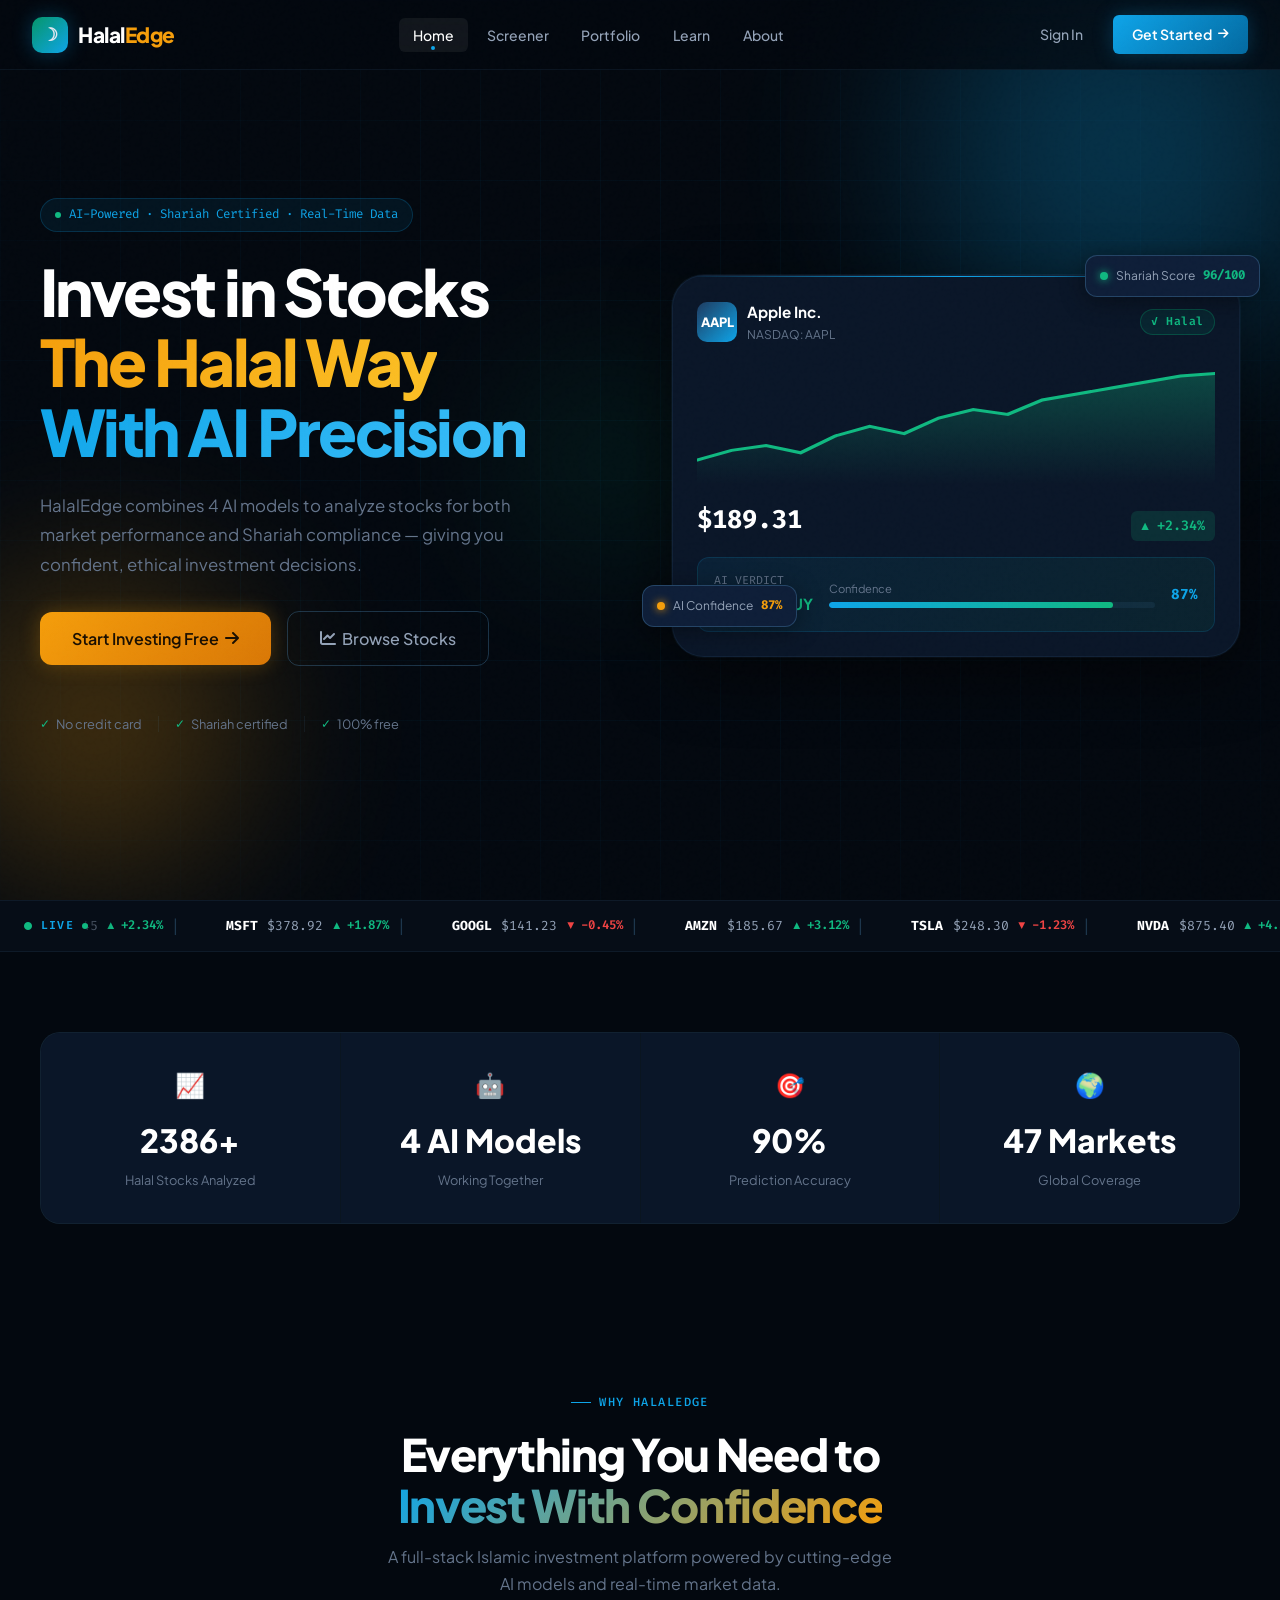
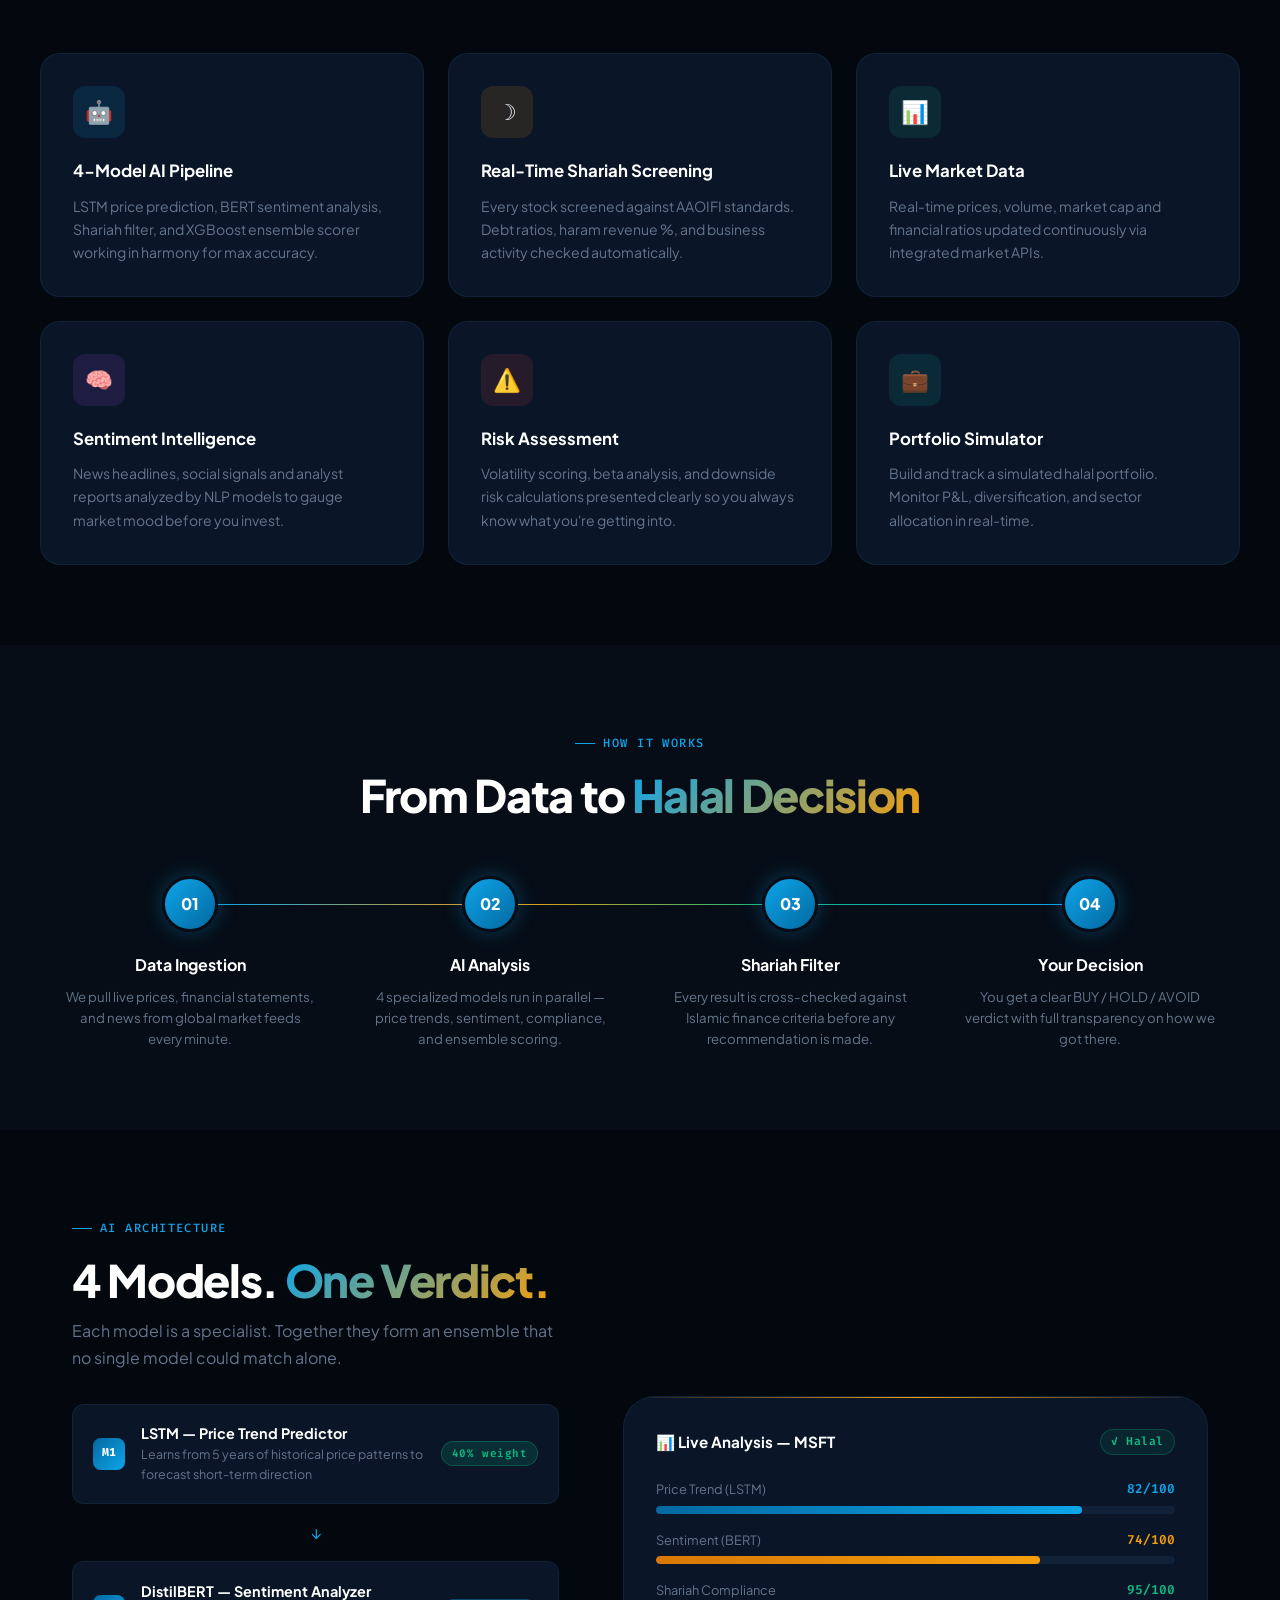
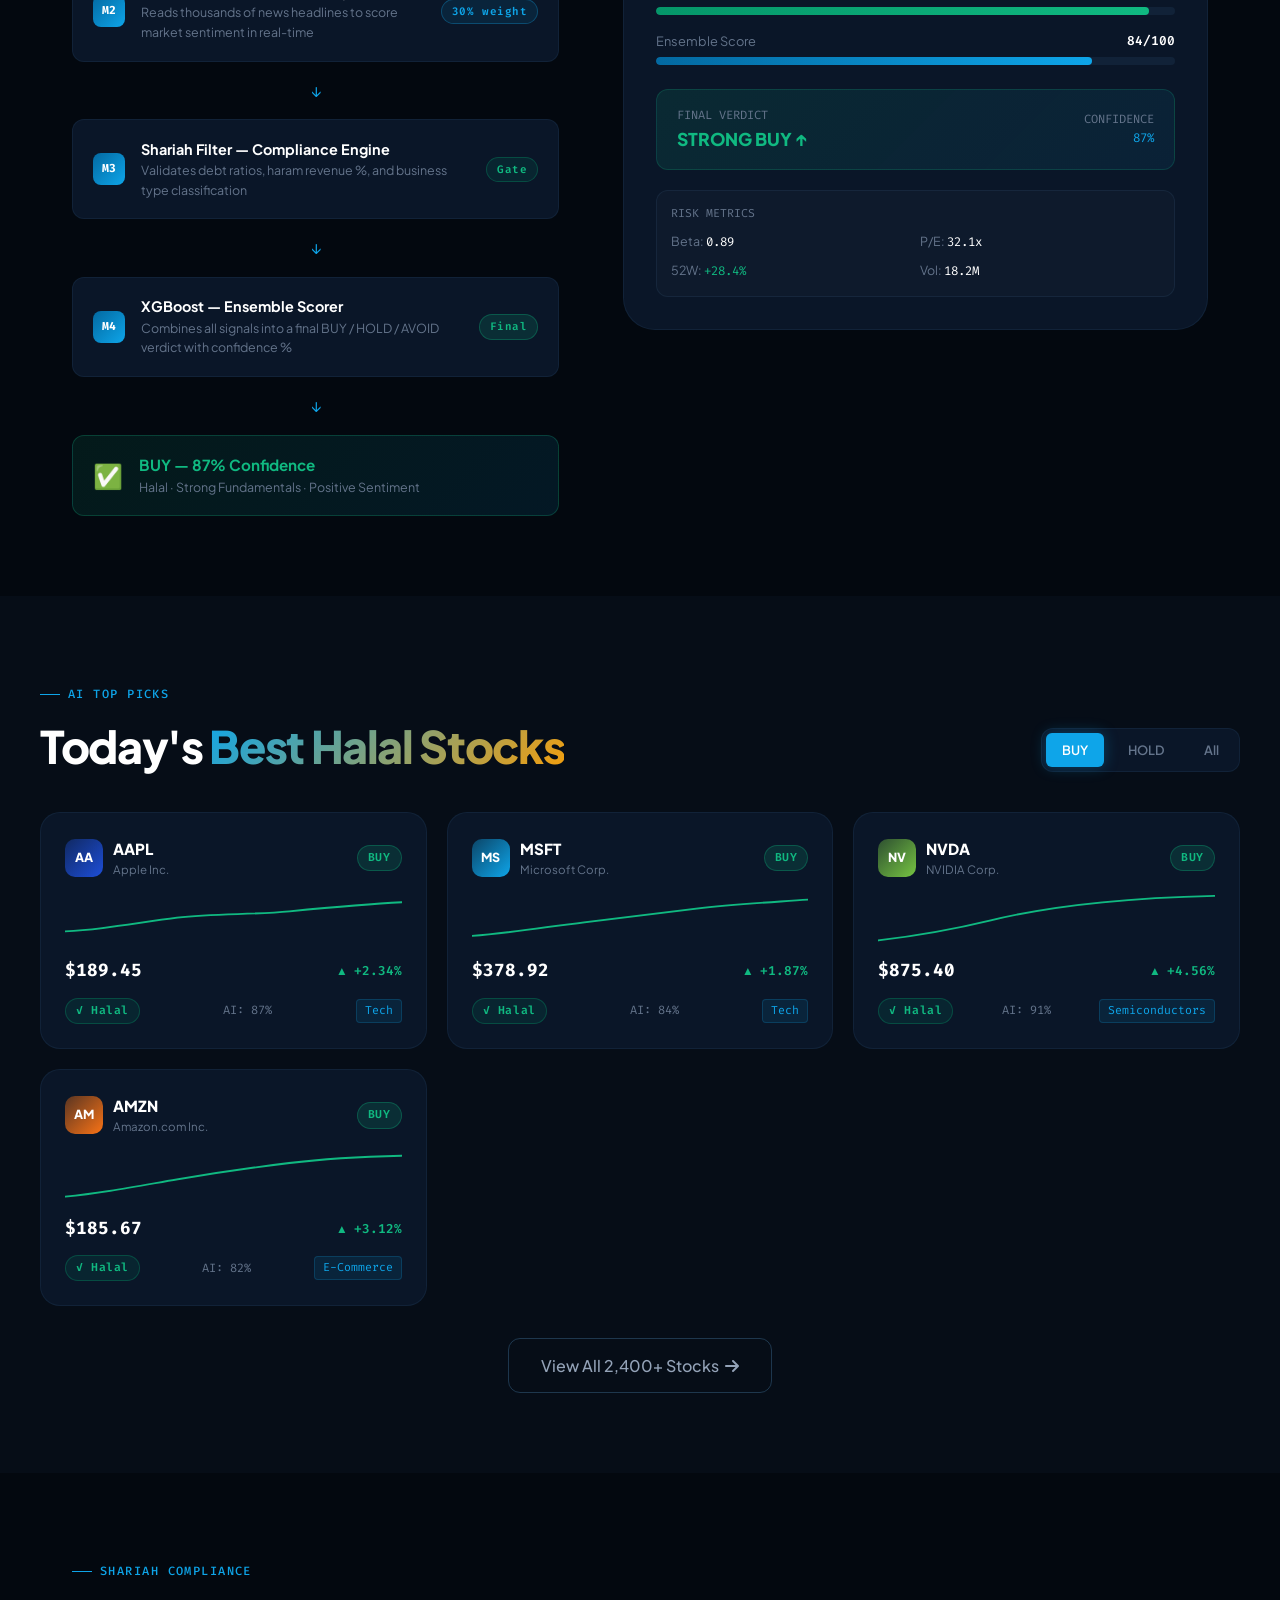
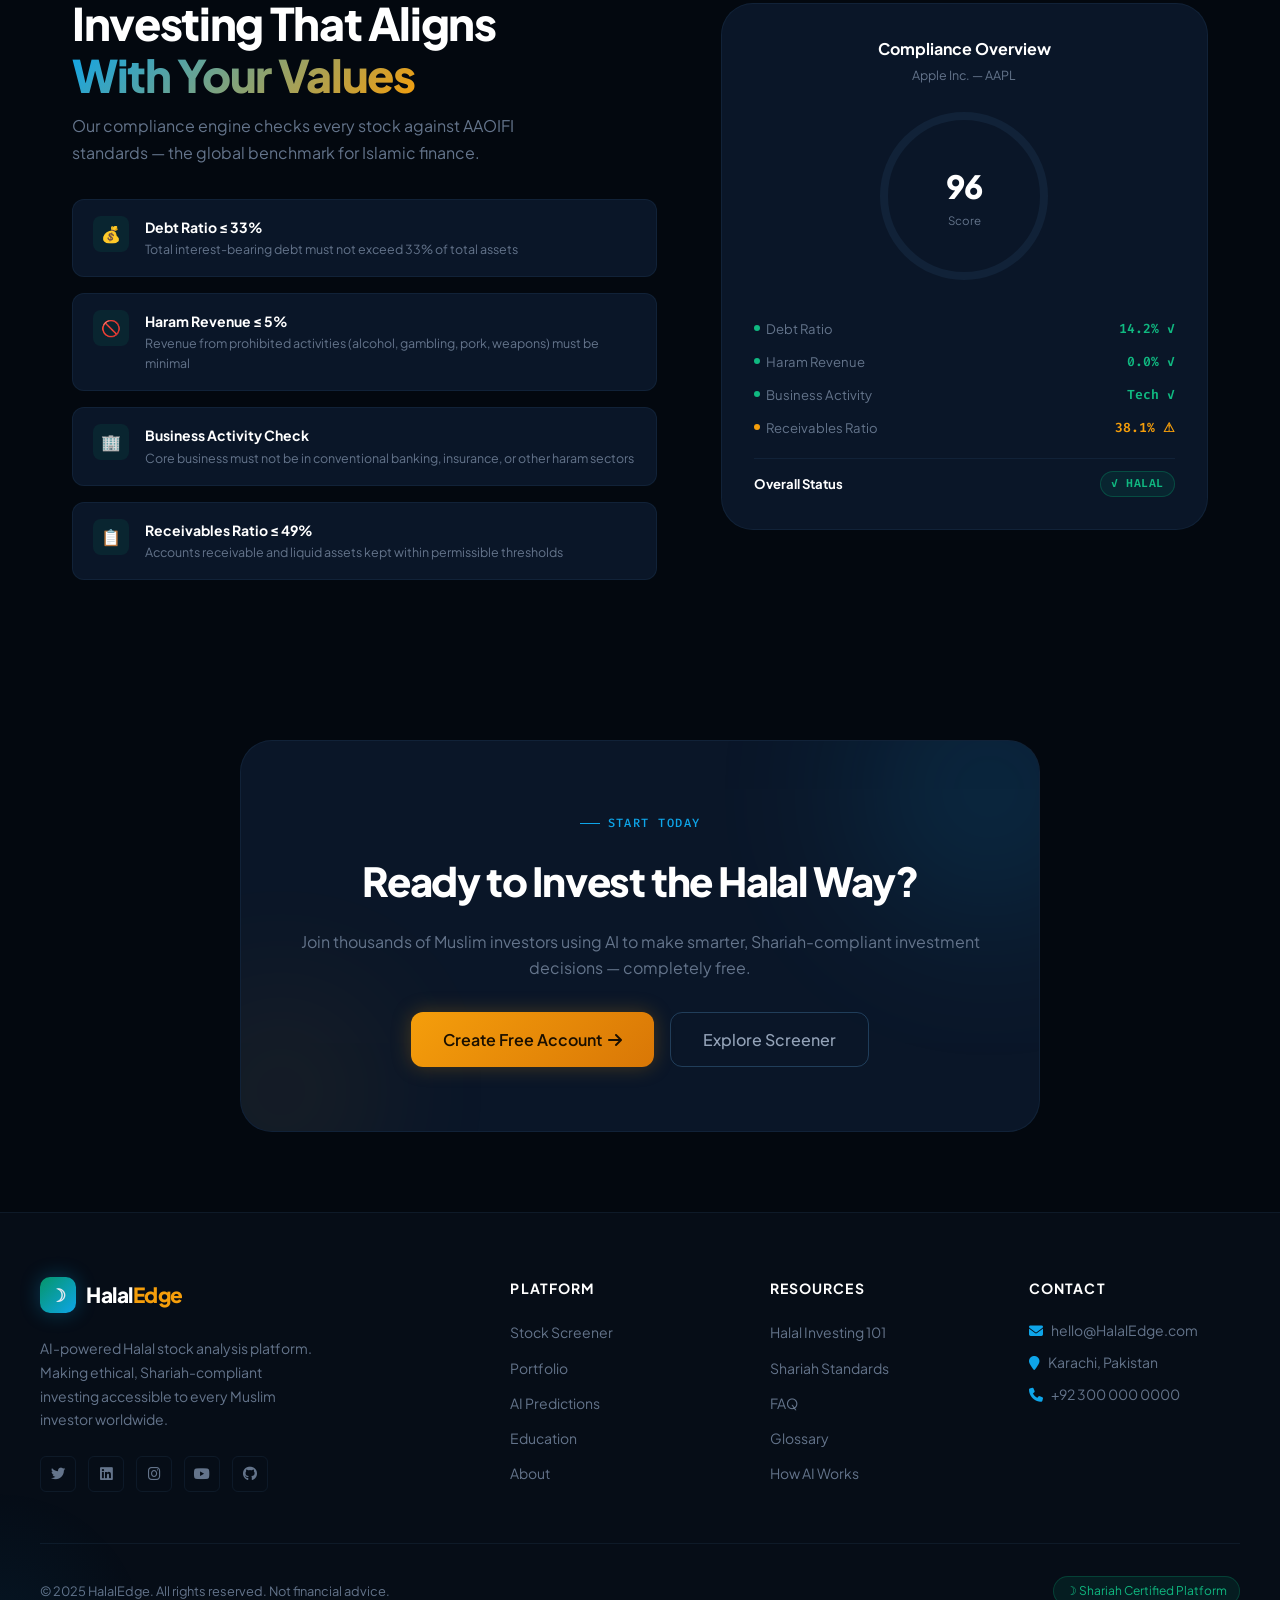
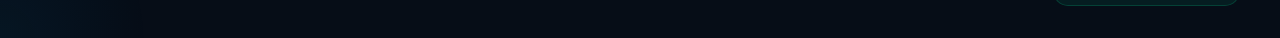
<file: index.html>
<!DOCTYPE html>
<html lang="en">
<head>
  <meta charset="UTF-8" />
  <meta name="viewport" content="width=device-width, initial-scale=1.0" />
  <title>HalalEdge — AI-Powered Halal Stock Platform</title>
  <link rel="stylesheet" href="css/style.css" />
  <link rel="stylesheet" href="css/home.css" />
  <link rel="stylesheet" href="https://cdnjs.cloudflare.com/ajax/libs/font-awesome/6.5.0/css/all.min.css" />
</head>
<body>

<!-- ══════════ NAVBAR ══════════ -->
<nav class="navbar">
  <a href="index.html" class="nav-logo">
    <div class="logo-icon">☽</div>
    <span>Halal<span class="accent">Edge</span></span>
  </a>
  <ul class="nav-links">
    <li><a href="index.html" class="active">Home</a></li>
    <li><a href="screener.html">Screener</a></li>
    <li><a href="portfolio.html">Portfolio</a></li>
    <li><a href="learn.html">Learn</a></li>
    <li><a href="about.html">About</a></li>
  </ul>
  <div class="nav-cta">
    <a href="login.html" class="btn-ghost">Sign In</a>
    <a href="signup.html" class="btn-primary">Get Started <i class="fa fa-arrow-right" style="font-size:0.75rem"></i></a>
  </div>
  <div class="hamburger" id="hamburger">
    <span></span><span></span><span></span>
  </div>
</nav>

<!-- Mobile Menu -->
<div class="mobile-menu" id="mobileMenu">
  <a href="index.html">Home</a>
  <a href="screener.html">Screener</a>
  <a href="portfolio.html">Portfolio</a>
  <a href="learn.html">Learn</a>
  <a href="about.html">About</a>
  <div class="mobile-cta">
    <a href="login.html" class="btn-outline">Sign In</a>
    <a href="signup.html" class="btn-primary">Get Started</a>
  </div>
</div>

<!-- ══════════ HERO ══════════ -->
<section class="hero">
  <div class="hero-bg">
    <div class="hero-grid"></div>
    <div class="orb orb-blue orb-1"></div>
    <div class="orb orb-gold orb-2"></div>
    <div class="orb orb-green orb-3"></div>
  </div>

  <div class="hero-inner">
    <!-- Left -->
    <div class="hero-content">
      <div class="hero-label">
        <div class="dot"></div>
        AI-Powered · Shariah Certified · Real-Time Data
      </div>
      <h1>
        Invest in Stocks<br>
        <span class="line-gold">The Halal Way</span><br>
        <span class="line-blue">With AI Precision</span>
      </h1>
      <p class="hero-desc">
        HalalEdge combines 4 AI models to analyze stocks for both market performance and Shariah compliance — giving you confident, ethical investment decisions.
      </p>
      <div class="hero-actions">
        <a href="signup.html" class="btn-gold btn-lg">Start Investing Free <i class="fa fa-arrow-right"></i></a>
        <a href="screener.html" class="btn-outline btn-lg"><i class="fa fa-chart-line"></i> Browse Stocks</a>
      </div>
      <div class="hero-trust">
        <div class="trust-item"><span class="trust-icon">✓</span> No credit card</div>
        <div class="trust-divider"></div>
        <div class="trust-item"><span class="trust-icon">✓</span> Shariah certified</div>
        <div class="trust-divider"></div>
        <div class="trust-item"><span class="trust-icon">✓</span> 100% free</div>
      </div>
    </div>

    <!-- Right — floating card -->
    <div class="hero-visual">
      <div style="position:relative">
        <div class="hero-card-main">
          <div class="hero-card-header">
            <div class="stock-identity">
              <div class="stock-avatar">AAPL</div>
              <div>
                <div class="stock-name">Apple Inc.</div>
                <div class="stock-full">NASDAQ: AAPL</div>
              </div>
            </div>
            <span class="badge badge-halal">✓ Halal</span>
          </div>
          <div class="hero-chart-container">
            <svg class="mini-chart" viewBox="0 0 300 100" preserveAspectRatio="none">
              <defs>
                <linearGradient id="chartGrad" x1="0" y1="0" x2="0" y2="1">
                  <stop offset="0%" stop-color="#10b981" stop-opacity="0.3"/>
                  <stop offset="100%" stop-color="#10b981" stop-opacity="0"/>
                </linearGradient>
              </defs>
              <path d="M0,80 L20,72 L40,68 L60,74 L80,60 L100,52 L120,58 L140,45 L160,38 L180,42 L200,30 L220,25 L240,20 L260,15 L280,10 L300,8"
                fill="none" stroke="#10b981" stroke-width="2.5" stroke-linecap="round"/>
              <path d="M0,80 L20,72 L40,68 L60,74 L80,60 L100,52 L120,58 L140,45 L160,38 L180,42 L200,30 L220,25 L240,20 L260,15 L280,10 L300,8 L300,100 L0,100 Z"
                fill="url(#chartGrad)"/>
            </svg>
          </div>
          <div class="hero-price-row">
            <div class="hero-price" id="heroPrice">$189.45</div>
            <div class="hero-change">▲ +2.34%</div>
          </div>
          <div class="ai-verdict">
            <div>
              <div class="ai-verdict-label">AI VERDICT</div>
              <div class="ai-verdict-value">STRONG BUY</div>
            </div>
            <div class="confidence-bar-wrap">
              <div class="confidence-label">Confidence</div>
              <div class="confidence-bar">
                <div class="confidence-fill" id="heroConf" style="width:0%"></div>
              </div>
            </div>
            <div style="font-family:var(--font-mono);font-size:0.9rem;font-weight:700;color:var(--primary)">87%</div>
          </div>
        </div>

        <!-- Floating badges -->
        <div class="floating-badge floating-badge-1">
          <div class="badge-dot green"></div>
          <span style="color:var(--text-dim);font-size:0.75rem">Shariah Score</span>
          <span style="color:var(--green);font-weight:700;font-family:var(--font-mono)">96/100</span>
        </div>
        <div class="floating-badge floating-badge-2">
          <div class="badge-dot gold"></div>
          <span style="color:var(--text-dim);font-size:0.75rem">AI Confidence</span>
          <span style="color:var(--gold);font-weight:700;font-family:var(--font-mono)">87%</span>
        </div>
      </div>
    </div>
  </div>
</section>

<!-- ══════════ LIVE TICKER ══════════ -->
<div class="ticker-section">
  <div class="ticker-label"><i class="fa fa-circle" style="color:var(--green);font-size:0.5rem"></i> LIVE</div>
  <div class="ticker-track" id="ticker">
    <!-- filled by JS -->
  </div>
</div>

<!-- ══════════ STATS ══════════ -->
<section class="stats-section">
  <div class="stats-inner reveal">
    <div class="stat-item">
      <div class="stat-icon">📈</div>
      <div class="stat-value" data-counter data-target="2400" data-suffix="+">0</div>
      <div class="stat-label">Halal Stocks Analyzed</div>
    </div>
    <div class="stat-item">
      <div class="stat-icon">🤖</div>
      <div class="stat-value" data-counter data-target="4" data-suffix=" AI Models">0</div>
      <div class="stat-label">Working Together</div>
    </div>
    <div class="stat-item">
      <div class="stat-icon">🎯</div>
      <div class="stat-value" data-counter data-target="91" data-suffix="%" data-decimals="0">0</div>
      <div class="stat-label">Prediction Accuracy</div>
    </div>
    <div class="stat-item">
      <div class="stat-icon">🌍</div>
      <div class="stat-value" data-counter data-target="47" data-suffix=" Markets">0</div>
      <div class="stat-label">Global Coverage</div>
    </div>
  </div>
</section>

<!-- ══════════ FEATURES ══════════ -->
<section class="features-section">
  <div class="features-inner">
    <div class="features-header reveal">
      <div class="section-label">Why HalalEdge</div>
      <h2 class="section-title">Everything You Need to<br><span class="highlight">Invest With Confidence</span></h2>
      <p class="section-subtitle">A full-stack Islamic investment platform powered by cutting-edge AI models and real-time market data.</p>
    </div>
    <div class="features-grid">
      <div class="feature-card reveal reveal-delay-1" style="--accent-color:var(--primary)">
        <div class="feature-icon blue">🤖</div>
        <h3>4-Model AI Pipeline</h3>
        <p>LSTM price prediction, BERT sentiment analysis, Shariah filter, and XGBoost ensemble scorer working in harmony for max accuracy.</p>
      </div>
      <div class="feature-card reveal reveal-delay-2" style="--accent-color:var(--gold)">
        <div class="feature-icon gold">☽</div>
        <h3>Real-Time Shariah Screening</h3>
        <p>Every stock screened against AAOIFI standards. Debt ratios, haram revenue %, and business activity checked automatically.</p>
      </div>
      <div class="feature-card reveal reveal-delay-3" style="--accent-color:var(--green)">
        <div class="feature-icon green">📊</div>
        <h3>Live Market Data</h3>
        <p>Real-time prices, volume, market cap and financial ratios updated continuously via integrated market APIs.</p>
      </div>
      <div class="feature-card reveal reveal-delay-1" style="--accent-color:#a855f7">
        <div class="feature-icon purple">🧠</div>
        <h3>Sentiment Intelligence</h3>
        <p>News headlines, social signals and analyst reports analyzed by NLP models to gauge market mood before you invest.</p>
      </div>
      <div class="feature-card reveal reveal-delay-2" style="--accent-color:var(--red)">
        <div class="feature-icon red">⚠️</div>
        <h3>Risk Assessment</h3>
        <p>Volatility scoring, beta analysis, and downside risk calculations presented clearly so you always know what you're getting into.</p>
      </div>
      <div class="feature-card reveal reveal-delay-3" style="--accent-color:#14b8a6">
        <div class="feature-icon teal">💼</div>
        <h3>Portfolio Simulator</h3>
        <p>Build and track a simulated halal portfolio. Monitor P&L, diversification, and sector allocation in real-time.</p>
      </div>
    </div>
  </div>
</section>

<!-- ══════════ HOW IT WORKS ══════════ -->
<section class="hiw-section">
  <div class="hiw-inner">
    <div class="hiw-header reveal">
      <div class="section-label">How It Works</div>
      <h2 class="section-title">From Data to <span class="highlight">Halal Decision</span></h2>
    </div>
    <div class="hiw-steps">
      <div class="hiw-step reveal reveal-delay-1">
        <div class="step-num">01</div>
        <h3>Data Ingestion</h3>
        <p>We pull live prices, financial statements, and news from global market feeds every minute.</p>
      </div>
      <div class="hiw-step reveal reveal-delay-2">
        <div class="step-num">02</div>
        <h3>AI Analysis</h3>
        <p>4 specialized models run in parallel — price trends, sentiment, compliance, and ensemble scoring.</p>
      </div>
      <div class="hiw-step reveal reveal-delay-3">
        <div class="step-num">03</div>
        <h3>Shariah Filter</h3>
        <p>Every result is cross-checked against Islamic finance criteria before any recommendation is made.</p>
      </div>
      <div class="hiw-step reveal reveal-delay-4">
        <div class="step-num">04</div>
        <h3>Your Decision</h3>
        <p>You get a clear BUY / HOLD / AVOID verdict with full transparency on how we got there.</p>
      </div>
    </div>
  </div>
</section>

<!-- ══════════ AI MODELS ══════════ -->
<section class="ai-section">
  <div class="ai-inner container">
    <div>
      <div class="section-label reveal">AI Architecture</div>
      <h2 class="section-title reveal">4 Models. <span class="highlight">One Verdict.</span></h2>
      <p class="section-subtitle reveal" style="margin:0.75rem 0 2rem">Each model is a specialist. Together they form an ensemble that no single model could match alone.</p>

      <div class="ai-models">
        <div class="ai-model-card reveal reveal-delay-1">
          <div class="model-num">M1</div>
          <div class="model-info">
            <div class="model-name">LSTM — Price Trend Predictor</div>
            <div class="model-desc">Learns from 5 years of historical price patterns to forecast short-term direction</div>
          </div>
          <span class="badge badge-buy model-badge">40% weight</span>
        </div>
        <div class="arrow-down reveal">↓</div>
        <div class="ai-model-card reveal reveal-delay-2">
          <div class="model-num">M2</div>
          <div class="model-info">
            <div class="model-name">DistilBERT — Sentiment Analyzer</div>
            <div class="model-desc">Reads thousands of news headlines to score market sentiment in real-time</div>
          </div>
          <span class="badge badge-hold model-badge">30% weight</span>
        </div>
        <div class="arrow-down reveal">↓</div>
        <div class="ai-model-card reveal reveal-delay-3">
          <div class="model-num">M3</div>
          <div class="model-info">
            <div class="model-name">Shariah Filter — Compliance Engine</div>
            <div class="model-desc">Validates debt ratios, haram revenue %, and business type classification</div>
          </div>
          <span class="badge badge-halal model-badge">Gate</span>
        </div>
        <div class="arrow-down reveal">↓</div>
        <div class="ai-model-card reveal reveal-delay-4">
          <div class="model-num">M4</div>
          <div class="model-info">
            <div class="model-name">XGBoost — Ensemble Scorer</div>
            <div class="model-desc">Combines all signals into a final BUY / HOLD / AVOID verdict with confidence %</div>
          </div>
          <span class="badge badge-buy model-badge">Final</span>
        </div>
        <div class="arrow-down reveal">↓</div>
        <div class="pipeline-output reveal">
          <div class="output-icon">✅</div>
          <div>
            <div class="output-text">BUY — 87% Confidence</div>
            <div class="output-sub">Halal · Strong Fundamentals · Positive Sentiment</div>
          </div>
        </div>
      </div>
    </div>

    <!-- Right visual card -->
    <div class="ai-visual-card reveal">
      <defs>
        <linearGradient id="ringGradient" x1="0" y1="0" x2="1" y2="0">
          <stop offset="0%" stop-color="#0ea5e9"/>
          <stop offset="100%" stop-color="#10b981"/>
        </linearGradient>
      </defs>
      <div class="analysis-header">
        <div class="analysis-title">📊 Live Analysis — MSFT</div>
        <span class="badge badge-halal">✓ Halal</span>
      </div>

      <div class="analysis-scores">
        <div class="score-row">
          <div class="score-label-row">
            <span class="score-label">Price Trend (LSTM)</span>
            <span class="score-val" style="color:var(--primary)">82/100</span>
          </div>
          <div class="score-track"><div class="score-fill blue" data-width="82"></div></div>
        </div>
        <div class="score-row">
          <div class="score-label-row">
            <span class="score-label">Sentiment (BERT)</span>
            <span class="score-val" style="color:var(--gold)">74/100</span>
          </div>
          <div class="score-track"><div class="score-fill gold" data-width="74"></div></div>
        </div>
        <div class="score-row">
          <div class="score-label-row">
            <span class="score-label">Shariah Compliance</span>
            <span class="score-val" style="color:var(--green)">95/100</span>
          </div>
          <div class="score-track"><div class="score-fill green" data-width="95"></div></div>
        </div>
        <div class="score-row">
          <div class="score-label-row">
            <span class="score-label">Ensemble Score</span>
            <span class="score-val" style="color:var(--white)">84/100</span>
          </div>
          <div class="score-track"><div class="score-fill blue" data-width="84"></div></div>
        </div>
      </div>

      <div class="final-verdict">
        <div>
          <div class="verdict-label">FINAL VERDICT</div>
          <div class="verdict-value">STRONG BUY ↑</div>
        </div>
        <div style="text-align:right">
          <div class="verdict-label">CONFIDENCE</div>
          <div class="verdict-confidence">87%</div>
        </div>
      </div>

      <div style="margin-top:1.25rem;padding:0.875rem;background:rgba(255,255,255,0.02);border-radius:var(--radius);border:1px solid var(--border)">
        <div style="font-size:0.72rem;color:var(--text-muted);font-family:var(--font-mono);margin-bottom:0.5rem">RISK METRICS</div>
        <div style="display:grid;grid-template-columns:1fr 1fr;gap:0.5rem">
          <div style="font-size:0.78rem"><span style="color:var(--text-muted)">Beta: </span><span style="color:var(--white);font-family:var(--font-mono)">0.89</span></div>
          <div style="font-size:0.78rem"><span style="color:var(--text-muted)">P/E: </span><span style="color:var(--white);font-family:var(--font-mono)">32.1x</span></div>
          <div style="font-size:0.78rem"><span style="color:var(--text-muted)">52W: </span><span style="color:var(--green);font-family:var(--font-mono)">+28.4%</span></div>
          <div style="font-size:0.78rem"><span style="color:var(--text-muted)">Vol: </span><span style="color:var(--white);font-family:var(--font-mono)">18.2M</span></div>
        </div>
      </div>
    </div>
  </div>
</section>

<!-- ══════════ TOP PICKS ══════════ -->
<section class="picks-section">
  <div class="picks-inner">
    <div class="picks-header">
      <div>
        <div class="section-label">AI Top Picks</div>
        <h2 class="section-title">Today's <span class="highlight">Best Halal Stocks</span></h2>
      </div>
      <div class="picks-tabs">
        <div class="picks-tab active" data-tab="buy" onclick="filterPicks('buy',this)">BUY</div>
        <div class="picks-tab" data-tab="hold" onclick="filterPicks('hold',this)">HOLD</div>
        <div class="picks-tab" data-tab="all" onclick="filterPicks('all',this)">All</div>
      </div>
    </div>
    <div class="stock-cards-grid" id="stockGrid">
      <!-- filled by JS -->
    </div>
    <div style="text-align:center;margin-top:2rem">
      <a href="screener.html" class="btn-outline btn-lg">View All 2,400+ Stocks <i class="fa fa-arrow-right"></i></a>
    </div>
  </div>
</section>

<!-- ══════════ SHARIAH ══════════ -->
<section class="shariah-section">
  <div class="shariah-inner container">
    <div>
      <div class="section-label reveal">Shariah Compliance</div>
      <h2 class="section-title reveal">Investing That Aligns<br><span class="highlight">With Your Values</span></h2>
      <p class="section-subtitle reveal" style="margin:0.75rem 0 0">Our compliance engine checks every stock against AAOIFI standards — the global benchmark for Islamic finance.</p>
      <div class="shariah-criteria">
        <div class="criterion reveal reveal-delay-1">
          <div class="criterion-icon">💰</div>
          <div>
            <div class="criterion-title">Debt Ratio ≤ 33%</div>
            <div class="criterion-desc">Total interest-bearing debt must not exceed 33% of total assets</div>
          </div>
        </div>
        <div class="criterion reveal reveal-delay-2">
          <div class="criterion-icon">🚫</div>
          <div>
            <div class="criterion-title">Haram Revenue ≤ 5%</div>
            <div class="criterion-desc">Revenue from prohibited activities (alcohol, gambling, pork, weapons) must be minimal</div>
          </div>
        </div>
        <div class="criterion reveal reveal-delay-3">
          <div class="criterion-icon">🏢</div>
          <div>
            <div class="criterion-title">Business Activity Check</div>
            <div class="criterion-desc">Core business must not be in conventional banking, insurance, or other haram sectors</div>
          </div>
        </div>
        <div class="criterion reveal reveal-delay-4">
          <div class="criterion-icon">📋</div>
          <div>
            <div class="criterion-title">Receivables Ratio ≤ 49%</div>
            <div class="criterion-desc">Accounts receivable and liquid assets kept within permissible thresholds</div>
          </div>
        </div>
      </div>
    </div>

    <div class="reveal">
      <div class="shariah-visual">
        <div style="text-align:center;margin-bottom:1.25rem">
          <div style="font-family:var(--font-display);font-weight:700;color:var(--white);margin-bottom:4px">Compliance Overview</div>
          <div style="font-size:0.78rem;color:var(--text-muted)">Apple Inc. — AAPL</div>
        </div>

        <div class="compliance-ring">
          <svg viewBox="0 0 180 180" width="180" height="180">
            <defs>
              <linearGradient id="ringGradient" x1="0%" y1="0%" x2="100%" y2="0%">
                <stop offset="0%" stop-color="#0ea5e9"/>
                <stop offset="100%" stop-color="#10b981"/>
              </linearGradient>
            </defs>
            <circle class="ring-track" cx="90" cy="90" r="80"/>
            <circle class="ring-fill" id="ringFill" cx="90" cy="90" r="80"/>
          </svg>
          <div class="ring-center">
            <div class="ring-percent">96</div>
            <div class="ring-label">Score</div>
          </div>
        </div>

        <div class="compliance-items">
          <div class="compliance-item">
            <div class="compliance-item-label"><div class="dot" style="background:var(--green)"></div>Debt Ratio</div>
            <div class="compliance-item-value pass">14.2% ✓</div>
          </div>
          <div class="compliance-item">
            <div class="compliance-item-label"><div class="dot" style="background:var(--green)"></div>Haram Revenue</div>
            <div class="compliance-item-value pass">0.0% ✓</div>
          </div>
          <div class="compliance-item">
            <div class="compliance-item-label"><div class="dot" style="background:var(--green)"></div>Business Activity</div>
            <div class="compliance-item-value pass">Tech ✓</div>
          </div>
          <div class="compliance-item">
            <div class="compliance-item-label"><div class="dot" style="background:var(--gold)"></div>Receivables Ratio</div>
            <div class="compliance-item-value warn">38.1% ⚠</div>
          </div>
          <div class="compliance-item" style="margin-top:0.5rem;padding-top:0.75rem;border-top:1px solid var(--border)">
            <div class="compliance-item-label" style="font-weight:700;color:var(--white)">Overall Status</div>
            <span class="badge badge-halal">✓ HALAL</span>
          </div>
        </div>
      </div>
    </div>
  </div>
</section>

<!-- ══════════ CTA ══════════ -->
<section class="cta-section">
  <div class="cta-inner reveal">
    <div class="orb orb-blue orb-1"></div>
    <div class="orb orb-gold orb-2"></div>
    <div class="section-label" style="justify-content:center">Start Today</div>
    <h2>Ready to Invest the <span class="highlight">Halal Way?</span></h2>
    <p>Join thousands of Muslim investors using AI to make smarter, Shariah-compliant investment decisions — completely free.</p>
    <div class="cta-actions">
      <a href="signup.html" class="btn-gold btn-lg">Create Free Account <i class="fa fa-arrow-right"></i></a>
      <a href="screener.html" class="btn-outline btn-lg">Explore Screener</a>
    </div>
  </div>
</section>

<!-- ══════════ FOOTER ══════════ -->
<footer>
  <div class="footer-grid">
    <div class="footer-brand">
      <a href="index.html" class="nav-logo" style="margin-bottom:0.5rem;display:inline-flex">
        <div class="logo-icon">☽</div>
        <span>Halal<span class="accent">Edge</span></span>
      </a>
      <p>AI-powered Halal stock analysis platform. Making ethical, Shariah-compliant investing accessible to every Muslim investor worldwide.</p>
      <div class="footer-socials">
        <a href="#" class="social-icon"><i class="fab fa-twitter"></i></a>
        <a href="#" class="social-icon"><i class="fab fa-linkedin"></i></a>
        <a href="#" class="social-icon"><i class="fab fa-instagram"></i></a>
        <a href="#" class="social-icon"><i class="fab fa-youtube"></i></a>
        <a href="#" class="social-icon"><i class="fab fa-github"></i></a>
      </div>
    </div>
    <div class="footer-col">
      <h4>Platform</h4>
      <ul>
        <li><a href="screener.html">Stock Screener</a></li>
        <li><a href="portfolio.html">Portfolio</a></li>
        <li><a href="stock.html">AI Predictions</a></li>
        <li><a href="learn.html">Education</a></li>
        <li><a href="about.html">About</a></li>
      </ul>
    </div>
    <div class="footer-col">
      <h4>Resources</h4>
      <ul>
        <li><a href="learn.html#what-is-halal">Halal Investing 101</a></li>
        <li><a href="learn.html#shariah">Shariah Standards</a></li>
        <li><a href="learn.html#faq">FAQ</a></li>
        <li><a href="learn.html#glossary">Glossary</a></li>
        <li><a href="about.html#ai">How AI Works</a></li>
      </ul>
    </div>
    <div class="footer-col">
      <h4>Contact</h4>
      <ul class="footer-contact">
        <li><span class="icon"><i class="fa fa-envelope"></i></span>hello@HalalEdge.com</li>
        <li><span class="icon"><i class="fa fa-map-marker"></i></span>Karachi, Pakistan</li>
        <li><span class="icon"><i class="fa fa-phone"></i></span>+92 300 000 0000</li>
      </ul>
    </div>
  </div>
  <div class="footer-bottom">
    <span>© 2025 HalalEdge. All rights reserved. Not financial advice.</span>
    <div class="halal-badge">☽ Shariah Certified Platform</div>
  </div>
</footer>

<script src="js/main.js"></script>
<script src="js/home.js"></script>
</body>
</html>
</file>
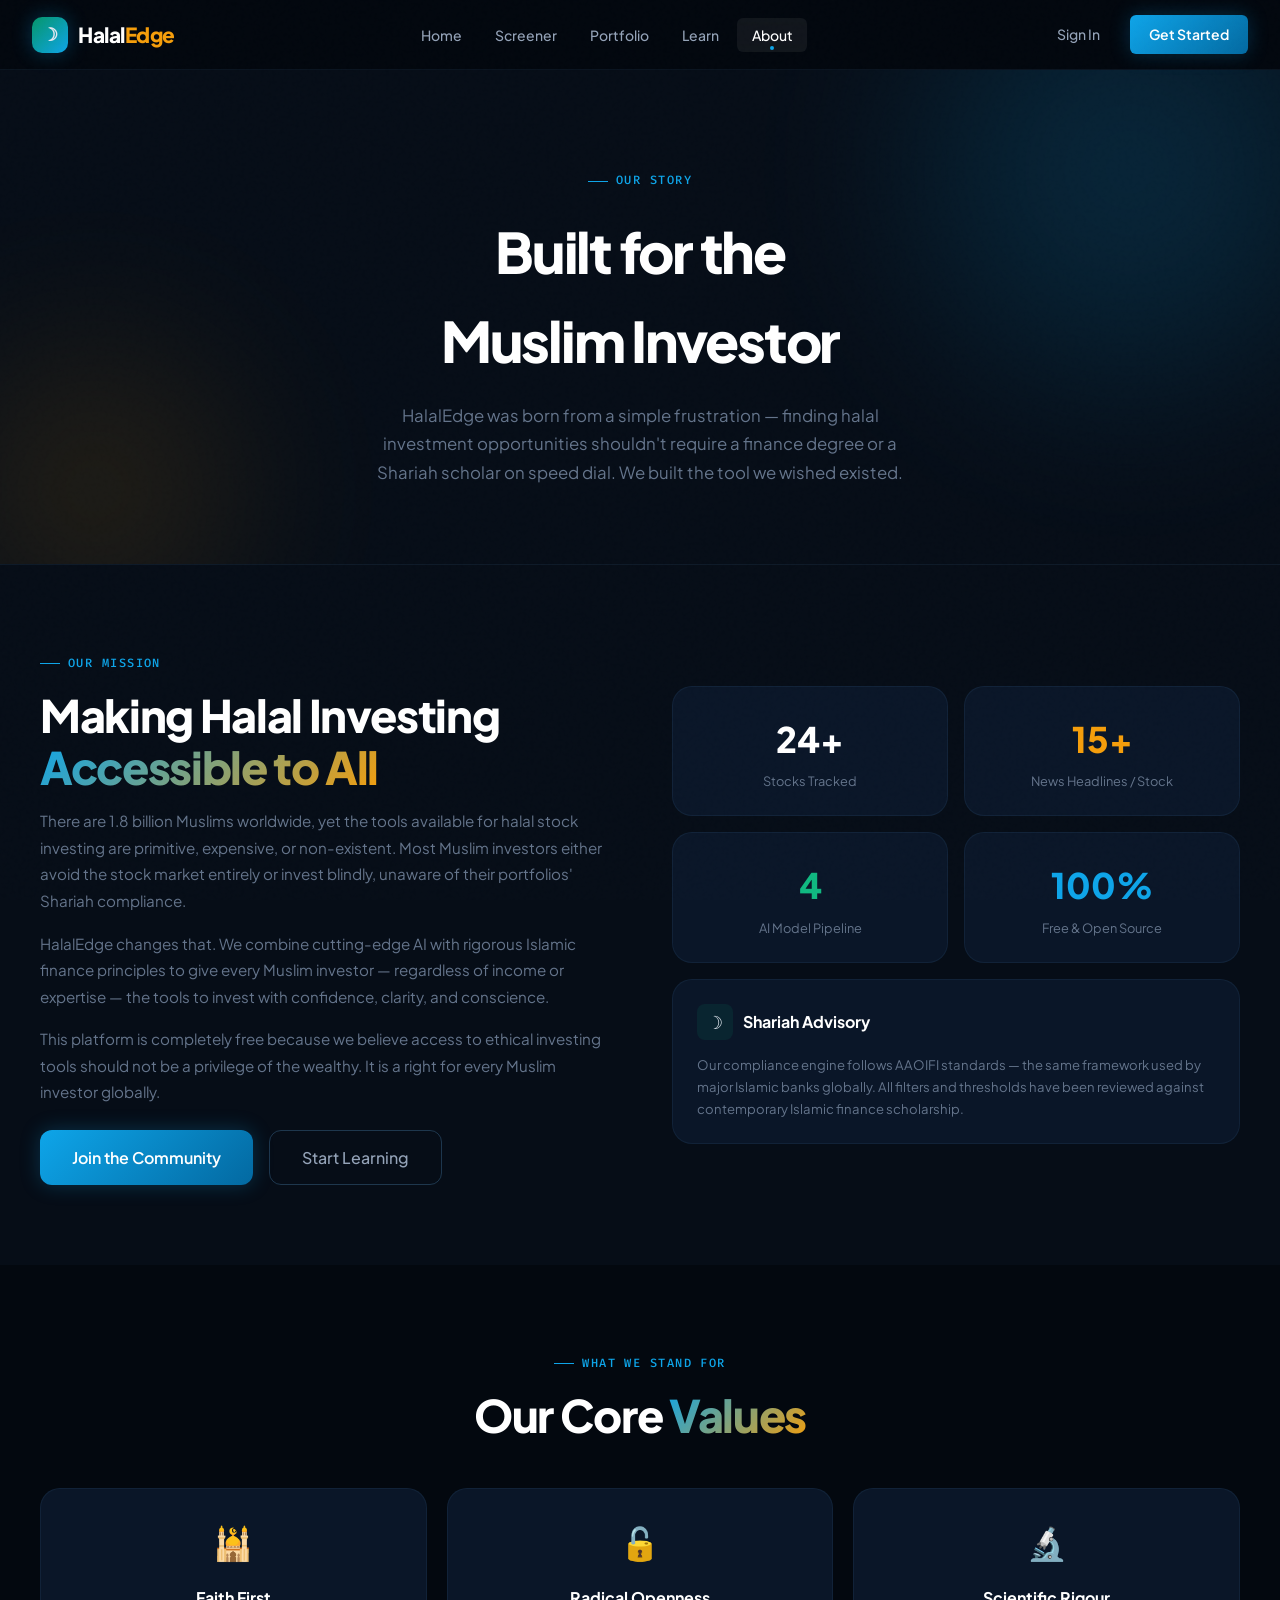
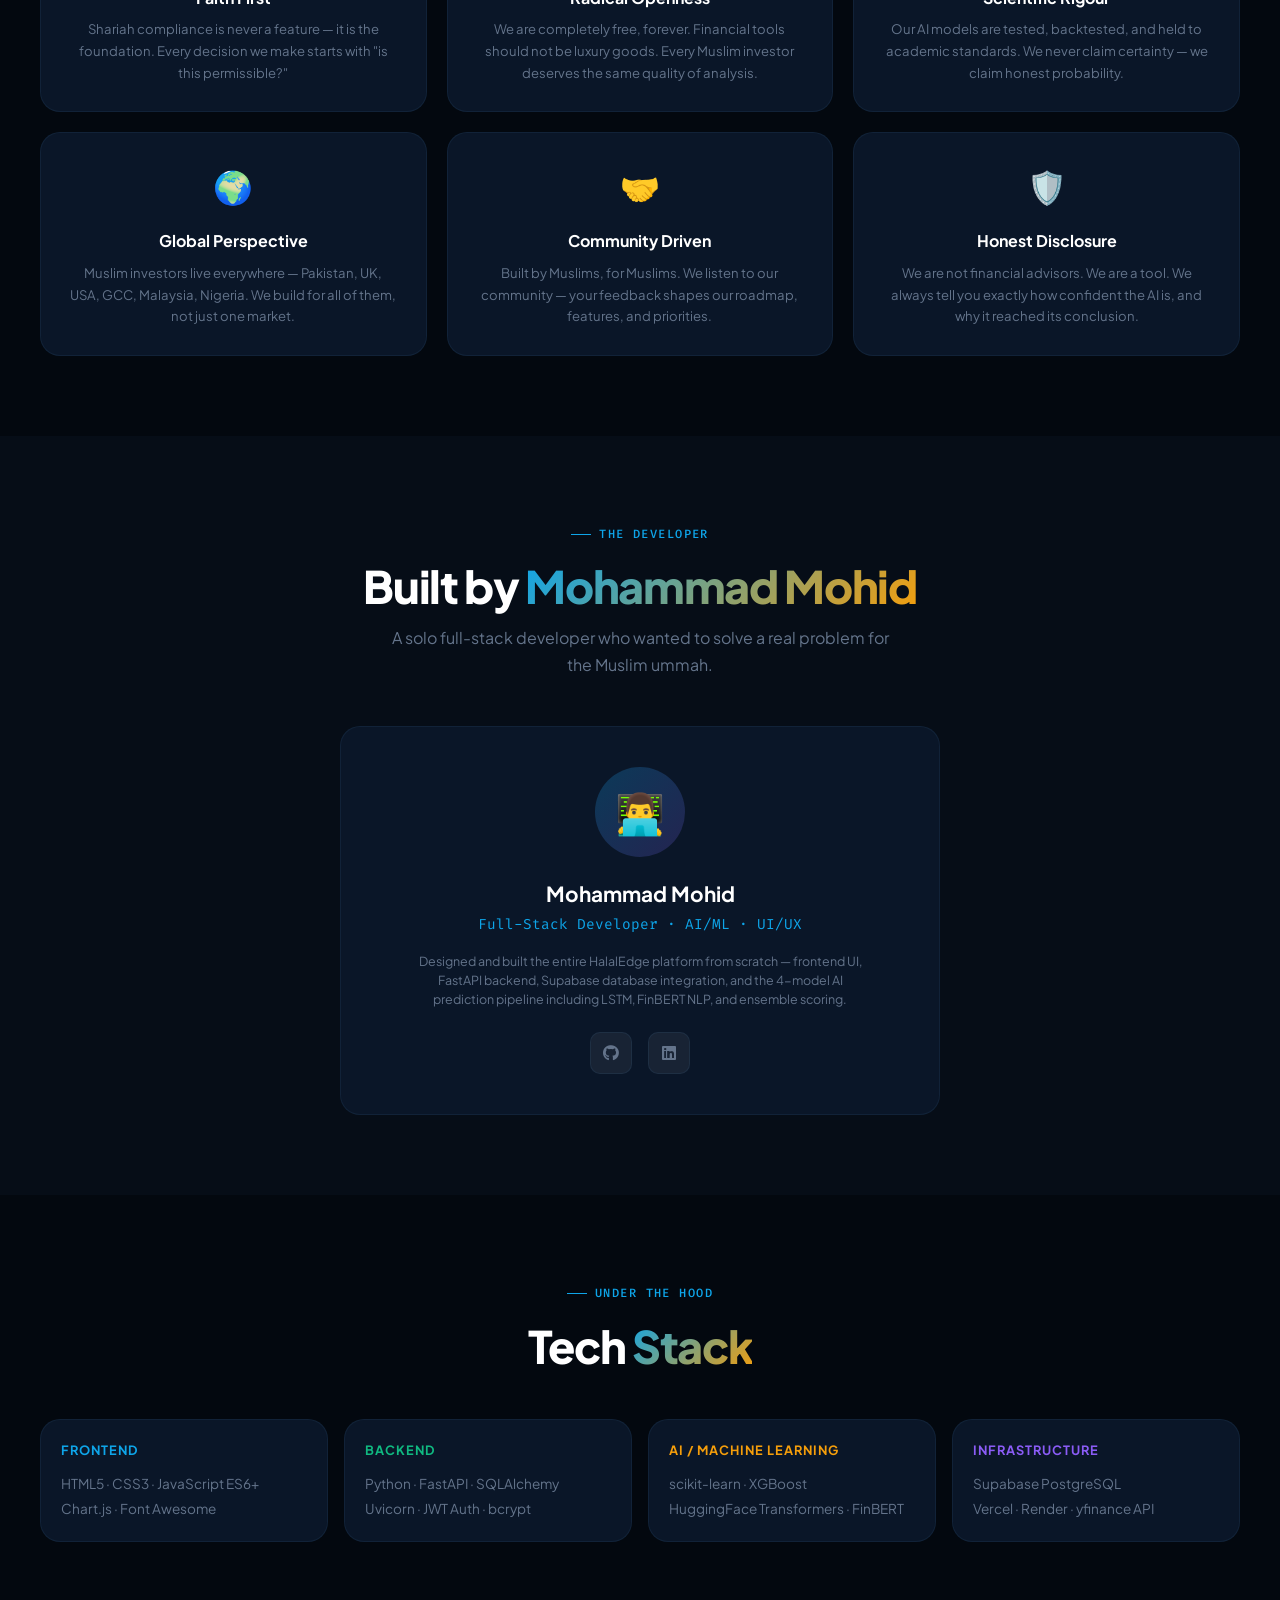
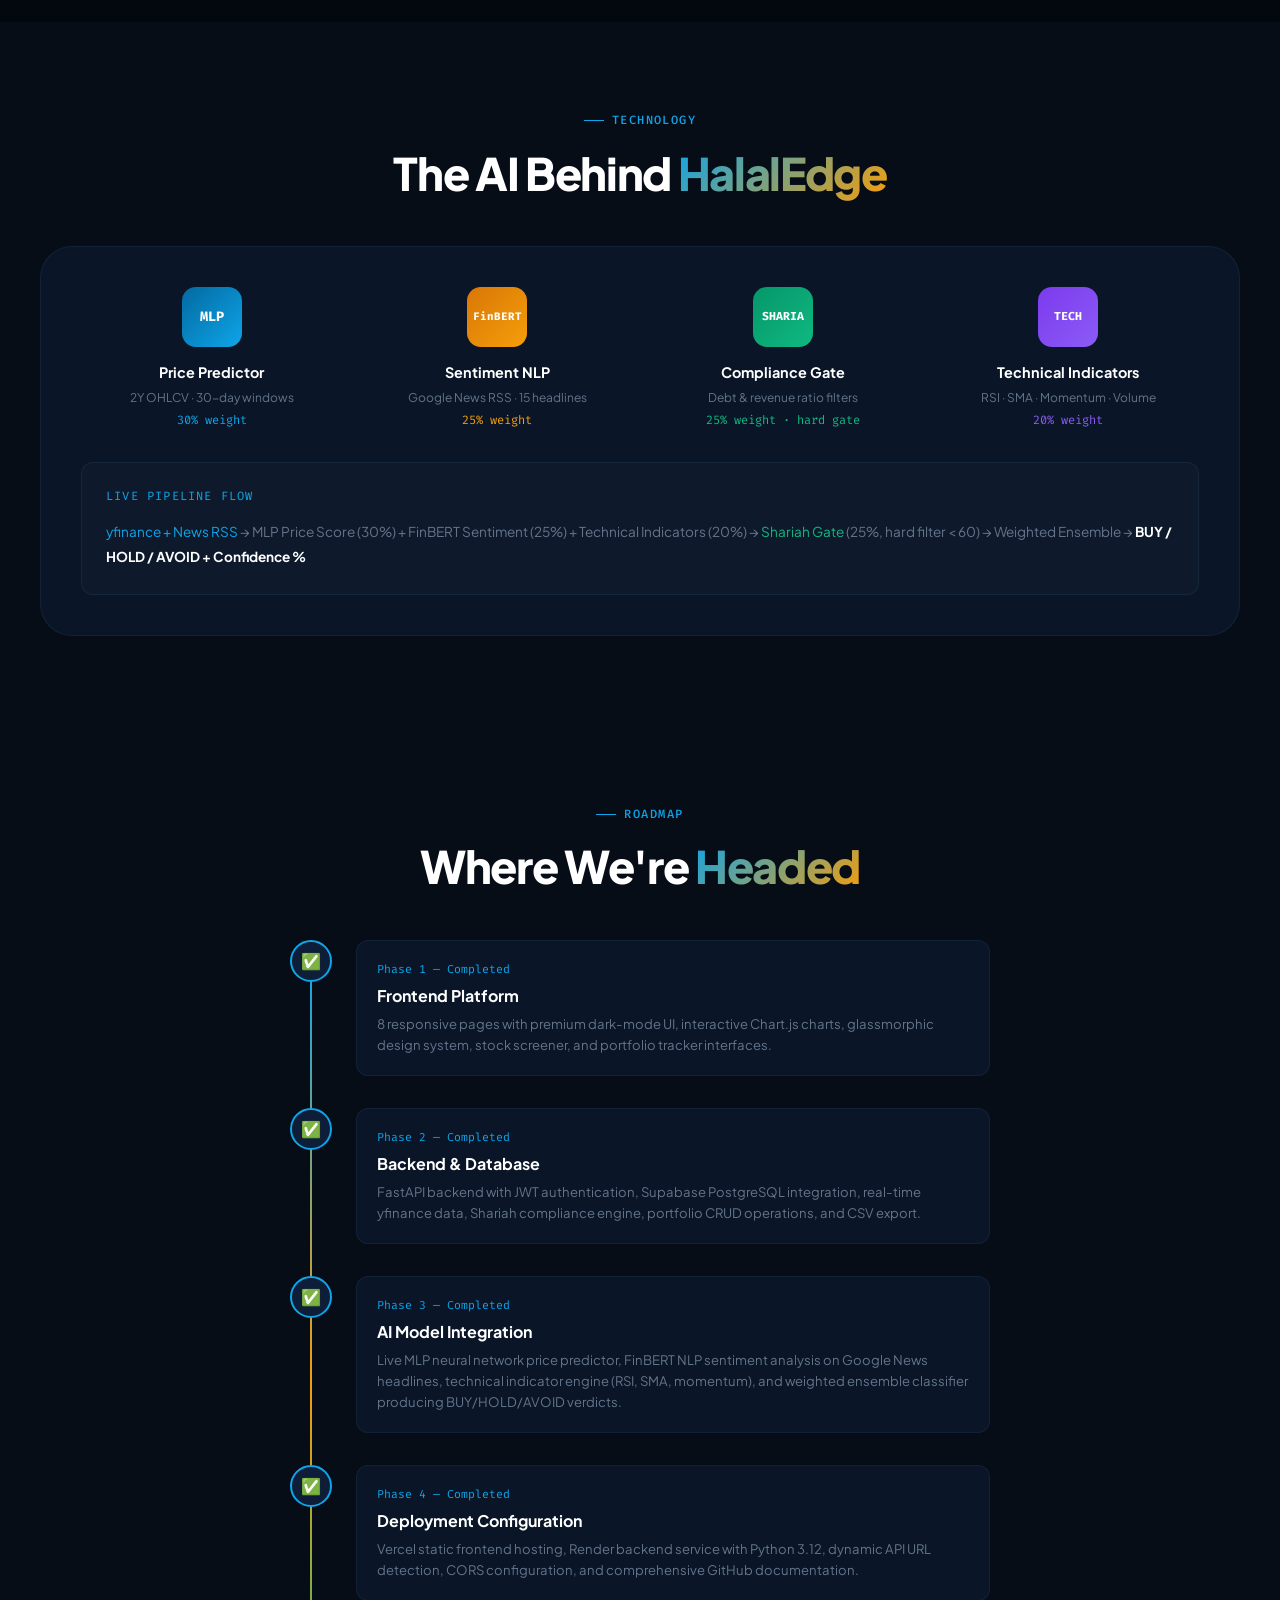
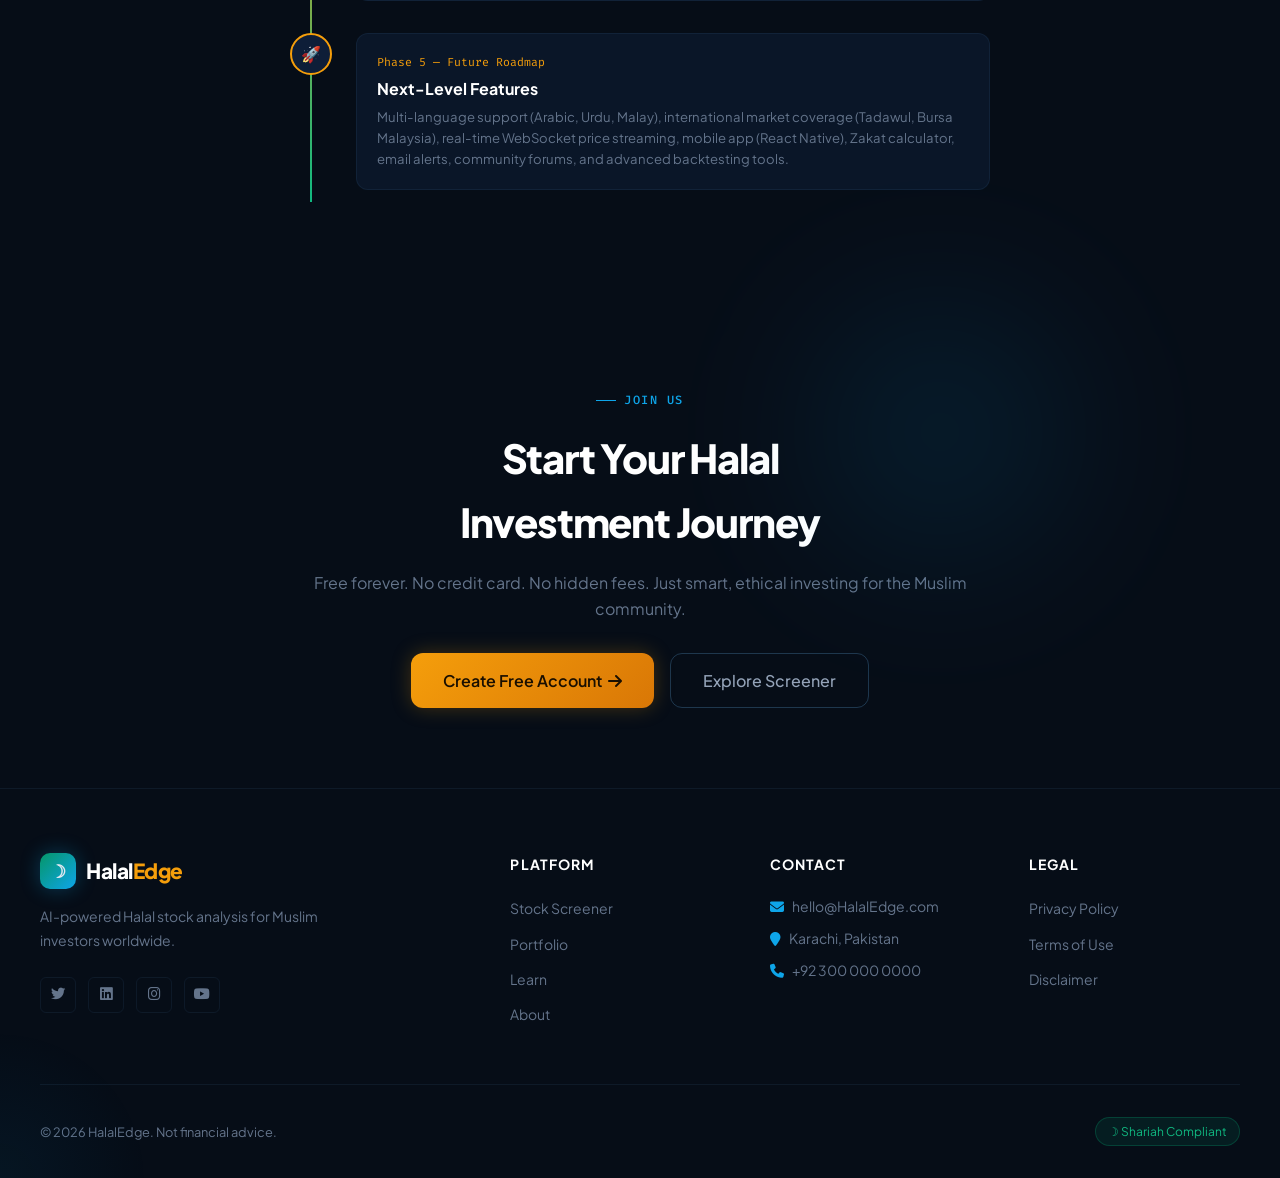
<file: about.html>
<!DOCTYPE html>
<html lang="en">
<head>
  <meta charset="UTF-8"/><meta name="viewport" content="width=device-width, initial-scale=1.0"/>
  <title>About — HalalEdge</title>
  <link rel="stylesheet" href="css/style.css"/><link rel="stylesheet" href="css/about.css"/>
  <link rel="stylesheet" href="https://cdnjs.cloudflare.com/ajax/libs/font-awesome/6.5.0/css/all.min.css"/>
</head>
<body>
<nav class="navbar">
  <a href="index.html" class="nav-logo"><div class="logo-icon">☽</div><span>Halal<span class="accent">Edge</span></span></a>
  <ul class="nav-links">
    <li><a href="index.html">Home</a></li><li><a href="screener.html">Screener</a></li>
    <li><a href="portfolio.html">Portfolio</a></li><li><a href="learn.html">Learn</a></li><li><a href="about.html" class="active">About</a></li>
  </ul>
  <div class="nav-cta"><a href="login.html" class="btn-ghost">Sign In</a><a href="signup.html" class="btn-primary">Get Started</a></div>
  <div class="hamburger" id="hamburger"><span></span><span></span><span></span></div>
</nav>
<div class="mobile-menu" id="mobileMenu">
  <a href="index.html">Home</a><a href="screener.html">Screener</a><a href="portfolio.html">Portfolio</a><a href="learn.html">Learn</a><a href="about.html">About</a>
  <div class="mobile-cta"><a href="login.html" class="btn-outline">Sign In</a><a href="signup.html" class="btn-primary">Get Started</a></div>
</div>

<div class="page-wrapper">

  <!-- Hero -->
  <div class="about-hero">
    <div class="orb orb-blue" style="width:500px;height:500px;top:-150px;right:-100px;opacity:0.2"></div>
    <div class="orb orb-gold" style="width:350px;height:350px;bottom:-100px;left:-80px;opacity:0.15"></div>
    <div class="about-hero-inner reveal">
      <div class="section-label" style="justify-content:center">Our Story</div>
      <h1>Built for the<br><span class="highlight">Muslim Investor</span></h1>
      <p>HalalEdge was born from a simple frustration — finding halal investment opportunities shouldn't require a finance degree or a Shariah scholar on speed dial. We built the tool we wished existed.</p>
    </div>
  </div>

  <!-- Mission -->
  <div class="about-section">
    <div class="about-section-inner">
      <div class="mission-grid">
        <div class="mission-text">
          <div class="section-label reveal">Our Mission</div>
          <h2 class="section-title reveal">Making Halal Investing<br><span class="highlight">Accessible to All</span></h2>
          <p class="reveal" style="margin-top:1rem">There are 1.8 billion Muslims worldwide, yet the tools available for halal stock investing are primitive, expensive, or non-existent. Most Muslim investors either avoid the stock market entirely or invest blindly, unaware of their portfolios' Shariah compliance.</p>
          <p class="reveal">HalalEdge changes that. We combine cutting-edge AI with rigorous Islamic finance principles to give every Muslim investor — regardless of income or expertise — the tools to invest with confidence, clarity, and conscience.</p>
          <p class="reveal">This platform is completely free because we believe access to ethical investing tools should not be a privilege of the wealthy. It is a right for every Muslim investor globally.</p>
          <div class="reveal" style="margin-top:1.5rem;display:flex;gap:1rem;flex-wrap:wrap">
            <a href="signup.html" class="btn-primary btn-lg">Join the Community</a>
            <a href="learn.html" class="btn-outline btn-lg">Start Learning</a>
          </div>
        </div>
        <div class="reveal">
          <div style="display:grid;grid-template-columns:1fr 1fr;gap:1rem">
            <div style="background:var(--card);border:1px solid var(--border);border-radius:var(--radius-lg);padding:1.5rem;text-align:center">
              <div style="font-family:var(--font-display);font-size:2.2rem;font-weight:900;color:var(--white)" data-counter data-target="24" data-suffix="+">0</div>
              <div style="font-size:0.8rem;color:var(--text-muted);margin-top:4px">Stocks Tracked</div>
            </div>
            <div style="background:var(--card);border:1px solid var(--border);border-radius:var(--radius-lg);padding:1.5rem;text-align:center">
              <div style="font-family:var(--font-display);font-size:2.2rem;font-weight:900;color:var(--gold)" data-counter data-target="15" data-suffix="+">0</div>
              <div style="font-size:0.8rem;color:var(--text-muted);margin-top:4px">News Headlines / Stock</div>
            </div>
            <div style="background:var(--card);border:1px solid var(--border);border-radius:var(--radius-lg);padding:1.5rem;text-align:center">
              <div style="font-family:var(--font-display);font-size:2.2rem;font-weight:900;color:var(--green)">4</div>
              <div style="font-size:0.8rem;color:var(--text-muted);margin-top:4px">AI Model Pipeline</div>
            </div>
            <div style="background:var(--card);border:1px solid var(--border);border-radius:var(--radius-lg);padding:1.5rem;text-align:center">
              <div style="font-family:var(--font-display);font-size:2.2rem;font-weight:900;color:var(--primary)">100%</div>
              <div style="font-size:0.8rem;color:var(--text-muted);margin-top:4px">Free & Open Source</div>
            </div>
          </div>
          <div style="background:var(--card);border:1px solid var(--border);border-radius:var(--radius-lg);padding:1.5rem;margin-top:1rem">
            <div style="display:flex;align-items:center;gap:10px;margin-bottom:0.875rem">
              <div style="width:36px;height:36px;border-radius:8px;background:var(--halal-bg);display:flex;align-items:center;justify-content:center;font-size:1.1rem">☽</div>
              <div style="font-weight:700;color:var(--white)">Shariah Advisory</div>
            </div>
            <div style="font-size:0.82rem;color:var(--text-muted);line-height:1.65">Our compliance engine follows AAOIFI standards — the same framework used by major Islamic banks globally. All filters and thresholds have been reviewed against contemporary Islamic finance scholarship.</div>
          </div>
        </div>
      </div>
    </div>
  </div>

  <!-- Values -->
  <div class="about-section">
    <div class="about-section-inner">
      <div style="text-align:center;margin-bottom:3rem">
        <div class="section-label reveal" style="justify-content:center">What We Stand For</div>
        <h2 class="section-title reveal">Our Core <span class="highlight">Values</span></h2>
      </div>
      <div class="values-grid">
        <div class="value-card reveal reveal-delay-1">
          <div class="value-icon">🕌</div>
          <div class="value-title">Faith First</div>
          <div class="value-desc">Shariah compliance is never a feature — it is the foundation. Every decision we make starts with "is this permissible?"</div>
        </div>
        <div class="value-card reveal reveal-delay-2">
          <div class="value-icon">🔓</div>
          <div class="value-title">Radical Openness</div>
          <div class="value-desc">We are completely free, forever. Financial tools should not be luxury goods. Every Muslim investor deserves the same quality of analysis.</div>
        </div>
        <div class="value-card reveal reveal-delay-3">
          <div class="value-icon">🔬</div>
          <div class="value-title">Scientific Rigour</div>
          <div class="value-desc">Our AI models are tested, backtested, and held to academic standards. We never claim certainty — we claim honest probability.</div>
        </div>
        <div class="value-card reveal reveal-delay-1">
          <div class="value-icon">🌍</div>
          <div class="value-title">Global Perspective</div>
          <div class="value-desc">Muslim investors live everywhere — Pakistan, UK, USA, GCC, Malaysia, Nigeria. We build for all of them, not just one market.</div>
        </div>
        <div class="value-card reveal reveal-delay-2">
          <div class="value-icon">🤝</div>
          <div class="value-title">Community Driven</div>
          <div class="value-desc">Built by Muslims, for Muslims. We listen to our community — your feedback shapes our roadmap, features, and priorities.</div>
        </div>
        <div class="value-card reveal reveal-delay-3">
          <div class="value-icon">🛡️</div>
          <div class="value-title">Honest Disclosure</div>
          <div class="value-desc">We are not financial advisors. We are a tool. We always tell you exactly how confident the AI is, and why it reached its conclusion.</div>
        </div>
      </div>
    </div>
  </div>

  <!-- Developer -->
  <div class="about-section" style="background:var(--bg-2)">
    <div class="about-section-inner">
      <div style="text-align:center;margin-bottom:3rem">
        <div class="section-label reveal" style="justify-content:center">The Developer</div>
        <h2 class="section-title reveal">Built by <span class="highlight">Mohammad Mohid</span></h2>
        <p class="section-subtitle reveal" style="margin:0.75rem auto 0;text-align:center">A solo full-stack developer who wanted to solve a real problem for the Muslim ummah.</p>
      </div>
      <div style="max-width:600px;margin:0 auto">
        <div class="team-card reveal" style="text-align:center;padding:2.5rem">
          <div class="team-avatar" style="background:linear-gradient(135deg,rgba(14,165,233,0.25),rgba(139,92,246,0.2));width:90px;height:90px;font-size:2.5rem;margin:0 auto 1.25rem">👨‍💻</div>
          <div class="team-name" style="font-size:1.3rem">Mohammad Mohid</div>
          <div class="team-role" style="font-size:0.9rem">Full-Stack Developer · AI/ML · UI/UX</div>
          <div class="team-bio" style="margin-top:1rem;max-width:450px;margin-left:auto;margin-right:auto">Designed and built the entire HalalEdge platform from scratch — frontend UI, FastAPI backend, Supabase database integration, and the 4-model AI prediction pipeline including LSTM, FinBERT NLP, and ensemble scoring.</div>
          <div style="display:flex;justify-content:center;gap:1rem;margin-top:1.5rem">
            <a href="https://github.com/MohammadMohid03" target="_blank" style="width:42px;height:42px;border-radius:10px;background:rgba(255,255,255,0.06);border:1px solid var(--border);display:flex;align-items:center;justify-content:center;color:var(--text-muted);transition:all 0.3s ease;text-decoration:none" onmouseover="this.style.background='rgba(14,165,233,0.15)';this.style.color='var(--primary)'" onmouseout="this.style.background='rgba(255,255,255,0.06)';this.style.color='var(--text-muted)'"><i class="fab fa-github"></i></a>
            <a href="https://linkedin.com" target="_blank" style="width:42px;height:42px;border-radius:10px;background:rgba(255,255,255,0.06);border:1px solid var(--border);display:flex;align-items:center;justify-content:center;color:var(--text-muted);transition:all 0.3s ease;text-decoration:none" onmouseover="this.style.background='rgba(14,165,233,0.15)';this.style.color='var(--primary)'" onmouseout="this.style.background='rgba(255,255,255,0.06)';this.style.color='var(--text-muted)'"><i class="fab fa-linkedin"></i></a>
          </div>
        </div>
      </div>
    </div>
  </div>

  <!-- Tech Stack -->
  <div class="about-section">
    <div class="about-section-inner">
      <div style="text-align:center;margin-bottom:3rem">
        <div class="section-label reveal" style="justify-content:center">Under the Hood</div>
        <h2 class="section-title reveal">Tech <span class="highlight">Stack</span></h2>
      </div>
      <div style="display:grid;grid-template-columns:repeat(auto-fit,minmax(220px,1fr));gap:1rem" class="reveal">
        <div style="background:var(--card);border:1px solid var(--border);border-radius:var(--radius-lg);padding:1.25rem">
          <div style="font-weight:700;color:var(--primary);font-size:0.8rem;text-transform:uppercase;letter-spacing:0.08em;margin-bottom:0.75rem">Frontend</div>
          <div style="font-size:0.85rem;color:var(--text-muted);line-height:1.8">HTML5 · CSS3 · JavaScript ES6+<br>Chart.js · Font Awesome</div>
        </div>
        <div style="background:var(--card);border:1px solid var(--border);border-radius:var(--radius-lg);padding:1.25rem">
          <div style="font-weight:700;color:var(--green);font-size:0.8rem;text-transform:uppercase;letter-spacing:0.08em;margin-bottom:0.75rem">Backend</div>
          <div style="font-size:0.85rem;color:var(--text-muted);line-height:1.8">Python · FastAPI · SQLAlchemy<br>Uvicorn · JWT Auth · bcrypt</div>
        </div>
        <div style="background:var(--card);border:1px solid var(--border);border-radius:var(--radius-lg);padding:1.25rem">
          <div style="font-weight:700;color:var(--gold);font-size:0.8rem;text-transform:uppercase;letter-spacing:0.08em;margin-bottom:0.75rem">AI / Machine Learning</div>
          <div style="font-size:0.85rem;color:var(--text-muted);line-height:1.8">scikit-learn · XGBoost<br>HuggingFace Transformers · FinBERT</div>
        </div>
        <div style="background:var(--card);border:1px solid var(--border);border-radius:var(--radius-lg);padding:1.25rem">
          <div style="font-weight:700;color:#8b5cf6;font-size:0.8rem;text-transform:uppercase;letter-spacing:0.08em;margin-bottom:0.75rem">Infrastructure</div>
          <div style="font-size:0.85rem;color:var(--text-muted);line-height:1.8">Supabase PostgreSQL<br>Vercel · Render · yfinance API</div>
        </div>
      </div>
    </div>
  </div>

  <!-- AI Architecture -->
  <div class="about-section" id="ai">
    <div class="about-section-inner">
      <div style="text-align:center;margin-bottom:3rem">
        <div class="section-label reveal" style="justify-content:center">Technology</div>
        <h2 class="section-title reveal">The AI Behind <span class="highlight">HalalEdge</span></h2>
      </div>
      <div class="ai-arch-card reveal">
        <div style="display:grid;grid-template-columns:repeat(4,1fr);gap:1.5rem;margin-bottom:2rem">
          <div style="text-align:center">
            <div style="width:60px;height:60px;border-radius:14px;background:linear-gradient(135deg,var(--primary-dark),var(--primary));display:flex;align-items:center;justify-content:center;margin:0 auto 0.875rem;font-family:var(--font-mono);font-weight:800;color:white;font-size:0.85rem">MLP</div>
            <div style="font-weight:700;color:var(--white);font-size:0.9rem;margin-bottom:4px">Price Predictor</div>
            <div style="font-size:0.75rem;color:var(--text-muted)">2Y OHLCV · 30-day windows</div>
            <div style="font-size:0.75rem;color:var(--primary);font-family:var(--font-mono);margin-top:4px">30% weight</div>
          </div>
          <div style="text-align:center">
            <div style="width:60px;height:60px;border-radius:14px;background:linear-gradient(135deg,#d97706,var(--gold));display:flex;align-items:center;justify-content:center;margin:0 auto 0.875rem;font-family:var(--font-mono);font-weight:800;color:white;font-size:0.68rem">FinBERT</div>
            <div style="font-weight:700;color:var(--white);font-size:0.9rem;margin-bottom:4px">Sentiment NLP</div>
            <div style="font-size:0.75rem;color:var(--text-muted)">Google News RSS · 15 headlines</div>
            <div style="font-size:0.75rem;color:var(--gold);font-family:var(--font-mono);margin-top:4px">25% weight</div>
          </div>
          <div style="text-align:center">
            <div style="width:60px;height:60px;border-radius:14px;background:linear-gradient(135deg,var(--halal-green),var(--green));display:flex;align-items:center;justify-content:center;margin:0 auto 0.875rem;font-family:var(--font-mono);font-weight:800;color:white;font-size:0.72rem">SHARIA</div>
            <div style="font-weight:700;color:var(--white);font-size:0.9rem;margin-bottom:4px">Compliance Gate</div>
            <div style="font-size:0.75rem;color:var(--text-muted)">Debt &amp; revenue ratio filters</div>
            <div style="font-size:0.75rem;color:var(--green);font-family:var(--font-mono);margin-top:4px">25% weight · hard gate</div>
          </div>
          <div style="text-align:center">
            <div style="width:60px;height:60px;border-radius:14px;background:linear-gradient(135deg,#7c3aed,#8b5cf6);display:flex;align-items:center;justify-content:center;margin:0 auto 0.875rem;font-family:var(--font-mono);font-weight:800;color:white;font-size:0.72rem">TECH</div>
            <div style="font-weight:700;color:var(--white);font-size:0.9rem;margin-bottom:4px">Technical Indicators</div>
            <div style="font-size:0.75rem;color:var(--text-muted)">RSI · SMA · Momentum · Volume</div>
            <div style="font-size:0.75rem;color:#8b5cf6;font-family:var(--font-mono);margin-top:4px">20% weight</div>
          </div>
        </div>
        <div style="background:rgba(255,255,255,0.02);border:1px solid var(--border);border-radius:var(--radius);padding:1.5rem;text-align:left">
          <div style="font-family:var(--font-mono);font-size:0.75rem;color:var(--primary);margin-bottom:0.75rem;text-transform:uppercase;letter-spacing:0.1em">Live Pipeline Flow</div>
          <div style="font-size:0.85rem;color:var(--text-muted);line-height:1.9">
            <span style="color:var(--primary)">yfinance + News RSS</span> → MLP Price Score (30%) + FinBERT Sentiment (25%) + Technical Indicators (20%) → <span style="color:var(--green)">Shariah Gate</span> (25%, hard filter &lt; 60) → Weighted Ensemble → <span style="color:var(--white);font-weight:700">BUY / HOLD / AVOID + Confidence %</span>
          </div>
        </div>
      </div>
    </div>
  </div>

  <!-- Timeline -->
  <div class="about-section" style="background:var(--bg-2)">
    <div class="about-section-inner">
      <div style="text-align:center;margin-bottom:3rem">
        <div class="section-label reveal" style="justify-content:center">Roadmap</div>
        <h2 class="section-title reveal">Where We're <span class="highlight">Headed</span></h2>
      </div>
      <div style="max-width:700px;margin:0 auto">
        <div class="timeline reveal">
          <div class="timeline-item">
            <div class="timeline-dot">✅</div>
            <div class="timeline-content">
              <div class="timeline-date">Phase 1 — Completed</div>
              <div class="timeline-title">Frontend Platform</div>
              <div class="timeline-desc">8 responsive pages with premium dark-mode UI, interactive Chart.js charts, glassmorphic design system, stock screener, and portfolio tracker interfaces.</div>
            </div>
          </div>
          <div class="timeline-item">
            <div class="timeline-dot">✅</div>
            <div class="timeline-content">
              <div class="timeline-date">Phase 2 — Completed</div>
              <div class="timeline-title">Backend & Database</div>
              <div class="timeline-desc">FastAPI backend with JWT authentication, Supabase PostgreSQL integration, real-time yfinance data, Shariah compliance engine, portfolio CRUD operations, and CSV export.</div>
            </div>
          </div>
          <div class="timeline-item">
            <div class="timeline-dot">✅</div>
            <div class="timeline-content">
              <div class="timeline-date">Phase 3 — Completed</div>
              <div class="timeline-title">AI Model Integration</div>
              <div class="timeline-desc">Live MLP neural network price predictor, FinBERT NLP sentiment analysis on Google News headlines, technical indicator engine (RSI, SMA, momentum), and weighted ensemble classifier producing BUY/HOLD/AVOID verdicts.</div>
            </div>
          </div>
          <div class="timeline-item">
            <div class="timeline-dot">✅</div>
            <div class="timeline-content">
              <div class="timeline-date">Phase 4 — Completed</div>
              <div class="timeline-title">Deployment Configuration</div>
              <div class="timeline-desc">Vercel static frontend hosting, Render backend service with Python 3.12, dynamic API URL detection, CORS configuration, and comprehensive GitHub documentation.</div>
            </div>
          </div>
          <div class="timeline-item">
            <div class="timeline-dot" style="border-color:var(--gold)">🚀</div>
            <div class="timeline-content">
              <div class="timeline-date" style="color:var(--gold)">Phase 5 — Future Roadmap</div>
              <div class="timeline-title">Next-Level Features</div>
              <div class="timeline-desc">Multi-language support (Arabic, Urdu, Malay), international market coverage (Tadawul, Bursa Malaysia), real-time WebSocket price streaming, mobile app (React Native), Zakat calculator, email alerts, community forums, and advanced backtesting tools.</div>
            </div>
          </div>
        </div>
      </div>
    </div>
  </div>

  <!-- CTA -->
  <div class="about-section">
    <div class="about-section-inner" style="text-align:center">
      <div class="cta-inner reveal" style="max-width:700px;margin:0 auto">
        <div class="orb orb-blue" style="width:300px;height:300px;top:-100px;right:-100px;opacity:0.15"></div>
        <div class="section-label" style="justify-content:center">Join Us</div>
        <h2 style="font-family:var(--font-display);font-size:clamp(1.8rem,4vw,2.5rem);font-weight:800;color:var(--white);margin-bottom:1rem;letter-spacing:-0.03em">Start Your Halal<br><span class="highlight">Investment Journey</span></h2>
        <p style="color:var(--text-muted);margin-bottom:2rem">Free forever. No credit card. No hidden fees. Just smart, ethical investing for the Muslim community.</p>
        <div style="display:flex;justify-content:center;gap:1rem;flex-wrap:wrap">
          <a href="signup.html" class="btn-gold btn-lg">Create Free Account <i class="fa fa-arrow-right"></i></a>
          <a href="screener.html" class="btn-outline btn-lg">Explore Screener</a>
        </div>
      </div>
    </div>
  </div>

</div>

<footer>
  <div class="footer-grid">
    <div class="footer-brand"><a href="index.html" class="nav-logo"><div class="logo-icon">☽</div><span>Halal<span class="accent">Edge</span></span></a><p>AI-powered Halal stock analysis for Muslim investors worldwide.</p><div class="footer-socials"><a href="#" class="social-icon"><i class="fab fa-twitter"></i></a><a href="#" class="social-icon"><i class="fab fa-linkedin"></i></a><a href="#" class="social-icon"><i class="fab fa-instagram"></i></a><a href="#" class="social-icon"><i class="fab fa-youtube"></i></a></div></div>
    <div class="footer-col"><h4>Platform</h4><ul><li><a href="screener.html">Stock Screener</a></li><li><a href="portfolio.html">Portfolio</a></li><li><a href="learn.html">Learn</a></li><li><a href="about.html">About</a></li></ul></div>
    <div class="footer-col"><h4>Contact</h4><ul class="footer-contact"><li><span class="icon"><i class="fa fa-envelope"></i></span>hello@HalalEdge.com</li><li><span class="icon"><i class="fa fa-map-marker"></i></span>Karachi, Pakistan</li><li><span class="icon"><i class="fa fa-phone"></i></span>+92 300 000 0000</li></ul></div>
    <div class="footer-col"><h4>Legal</h4><ul><li><a href="#">Privacy Policy</a></li><li><a href="#">Terms of Use</a></li><li><a href="#">Disclaimer</a></li></ul></div>
  </div>
  <div class="footer-bottom"><span>© 2026 HalalEdge. Not financial advice.</span><div class="halal-badge">☽ Shariah Compliant</div></div>
</footer>

<script src="js/main.js"></script>
</body>
</html>
</file>
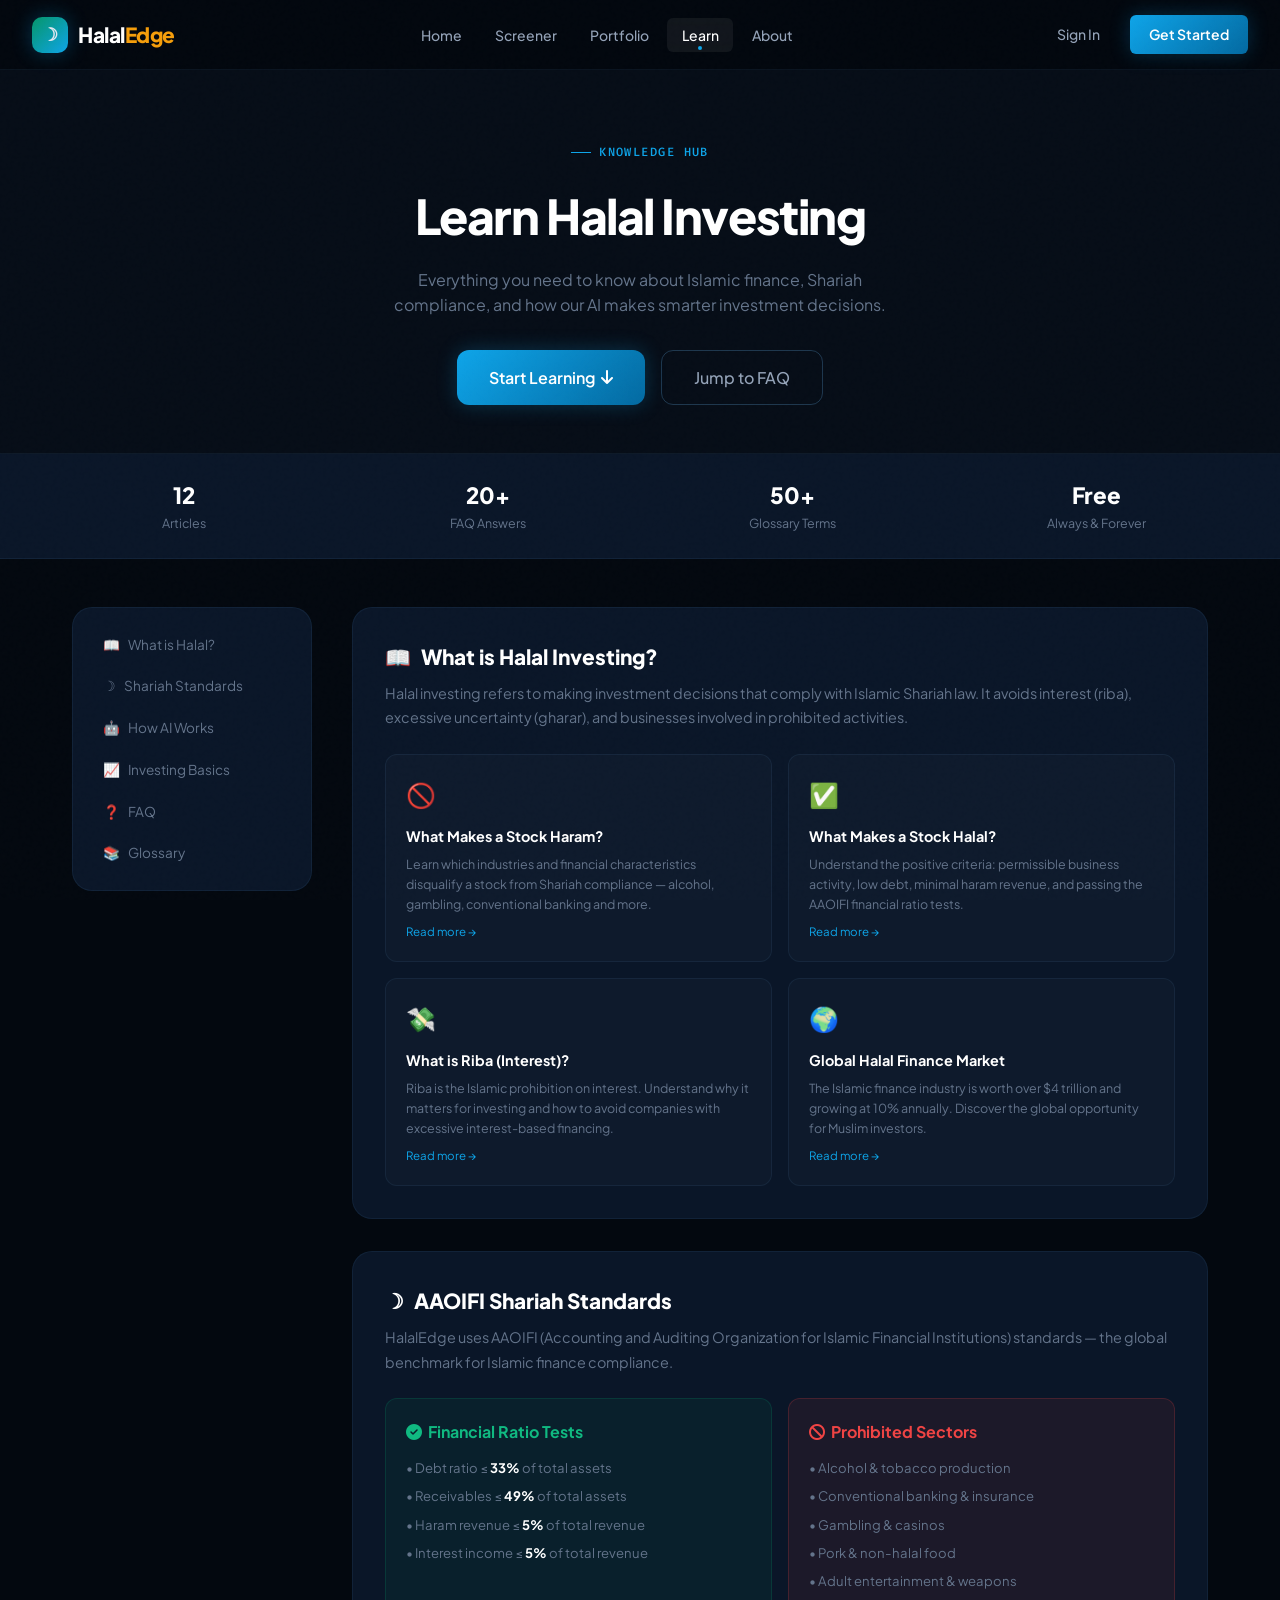
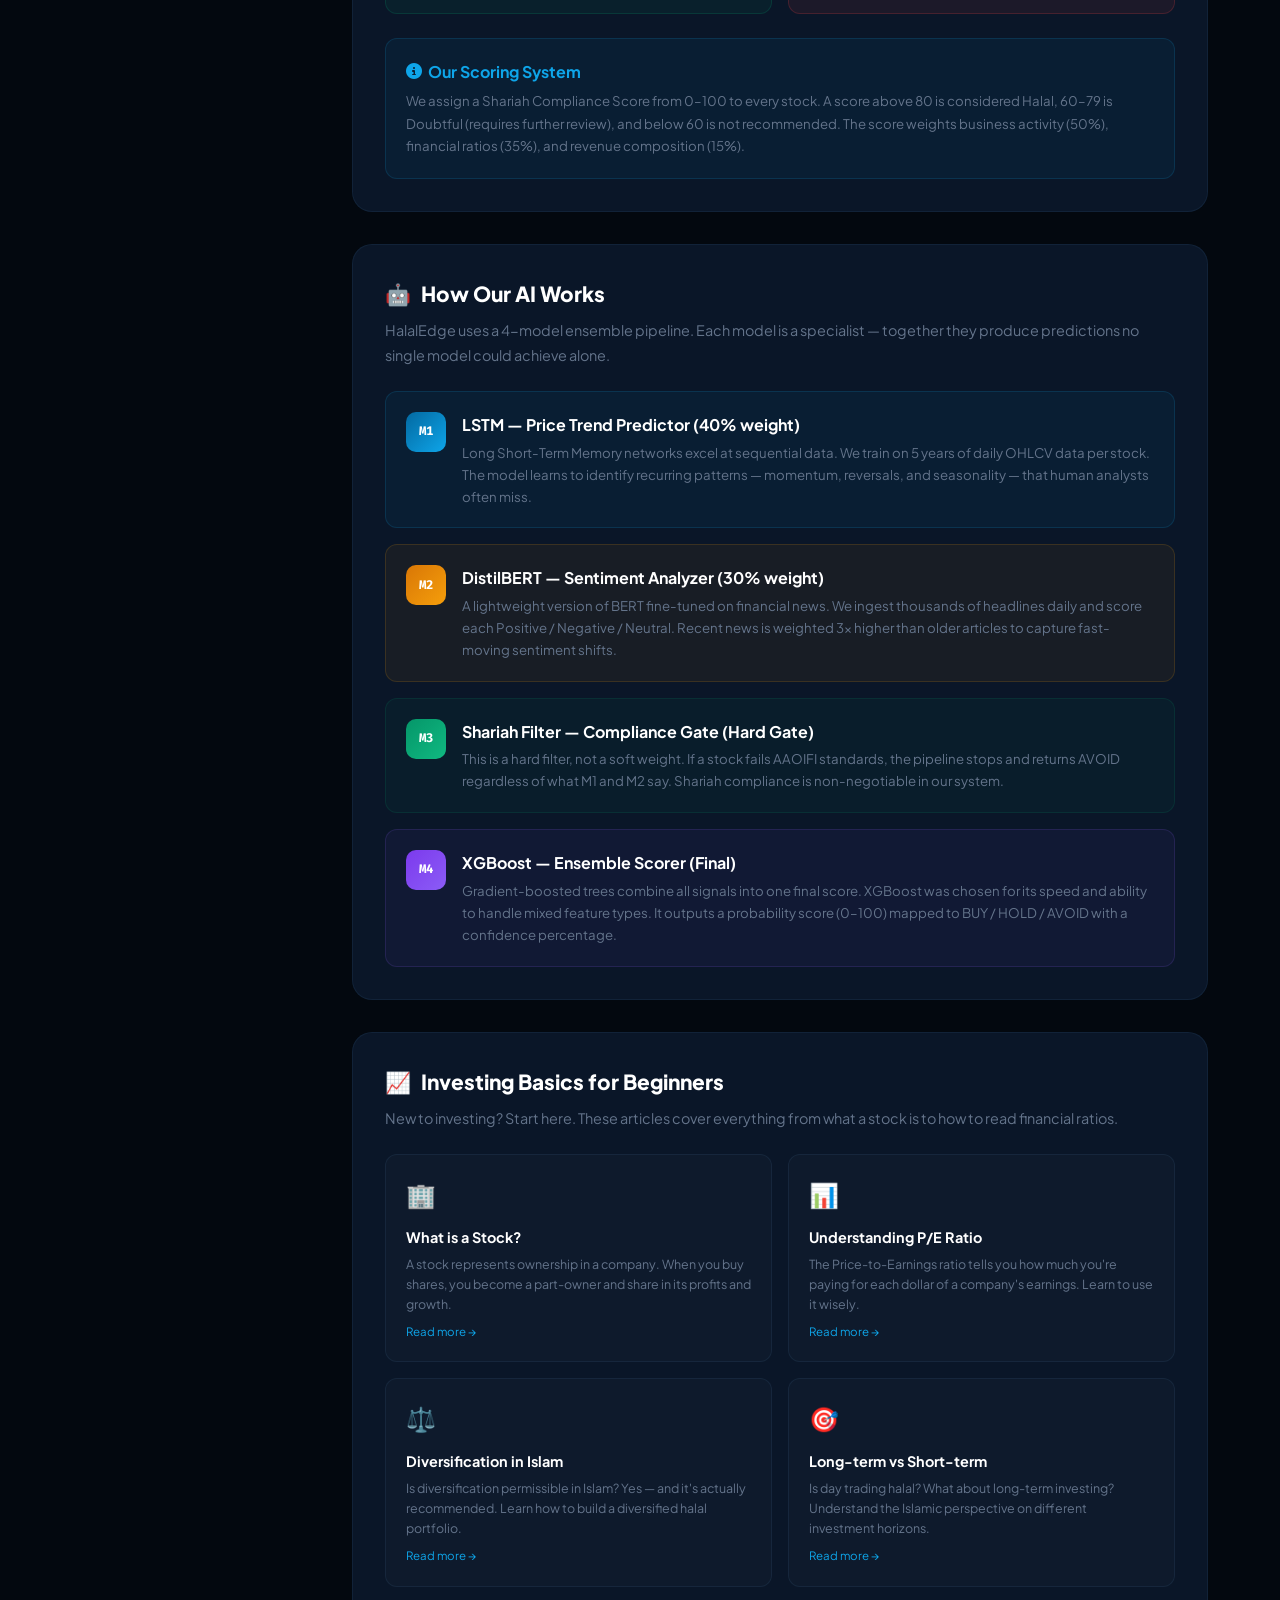
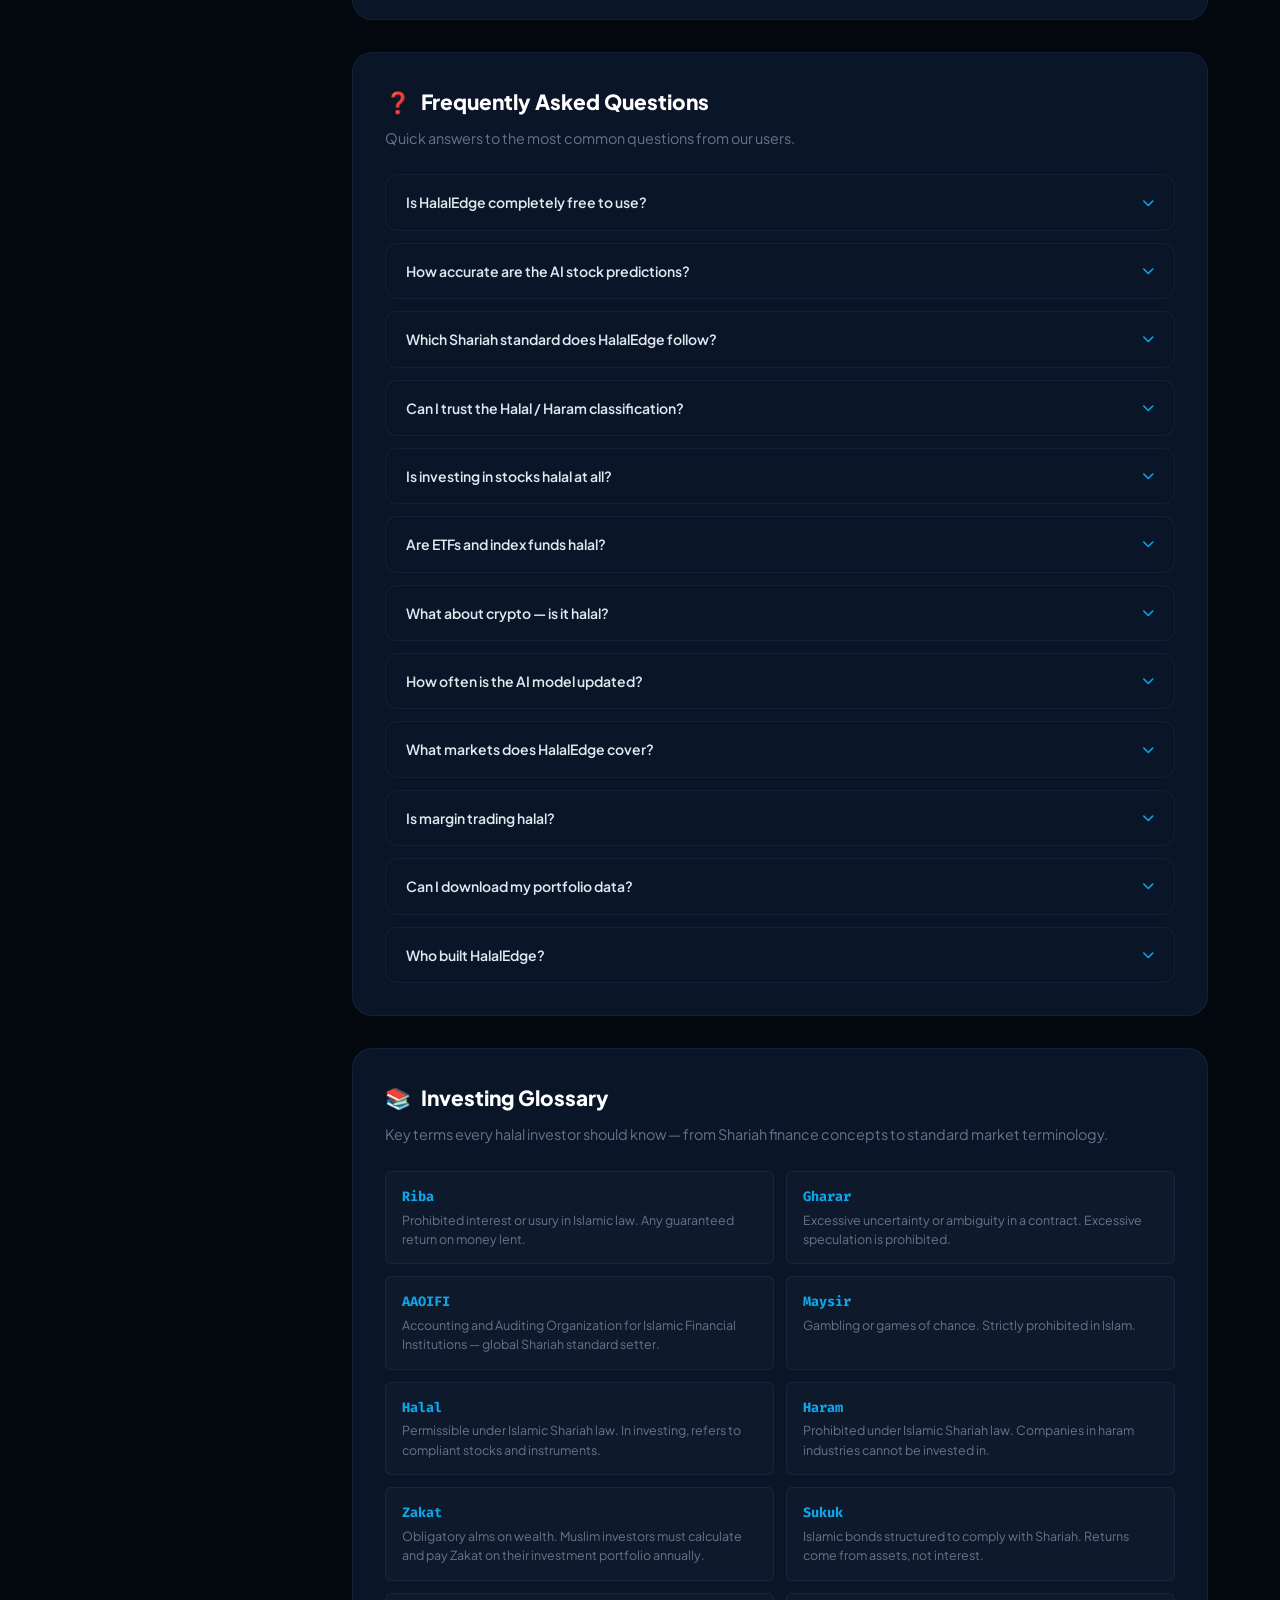
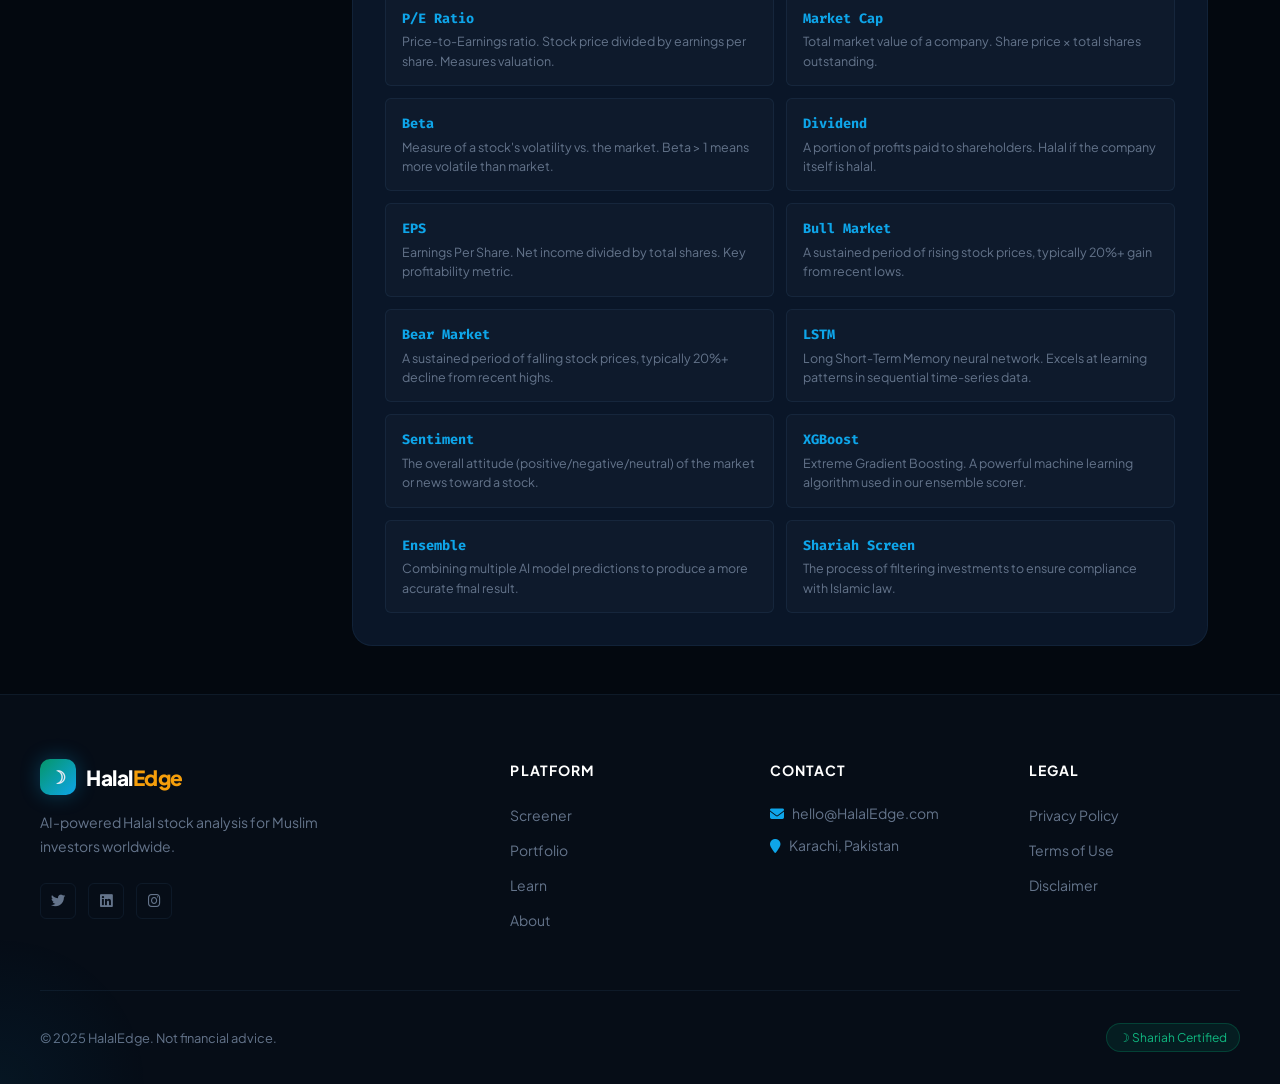
<file: learn.html>
<!DOCTYPE html>
<html lang="en">
<head>
  <meta charset="UTF-8"/><meta name="viewport" content="width=device-width, initial-scale=1.0"/>
  <title>Learn — HalalEdge</title>
  <link rel="stylesheet" href="css/style.css"/><link rel="stylesheet" href="css/learn.css"/>
  <link rel="stylesheet" href="https://cdnjs.cloudflare.com/ajax/libs/font-awesome/6.5.0/css/all.min.css"/>
</head>
<body>
<nav class="navbar">
  <a href="index.html" class="nav-logo"><div class="logo-icon">☽</div><span>Halal<span class="accent">Edge</span></span></a>
  <ul class="nav-links">
    <li><a href="index.html">Home</a></li><li><a href="screener.html">Screener</a></li>
    <li><a href="portfolio.html">Portfolio</a></li><li><a href="learn.html" class="active">Learn</a></li><li><a href="about.html">About</a></li>
  </ul>
  <div class="nav-cta"><a href="login.html" class="btn-ghost">Sign In</a><a href="signup.html" class="btn-primary">Get Started</a></div>
  <div class="hamburger" id="hamburger"><span></span><span></span><span></span></div>
</nav>
<div class="mobile-menu" id="mobileMenu">
  <a href="index.html">Home</a><a href="screener.html">Screener</a><a href="portfolio.html">Portfolio</a><a href="learn.html">Learn</a><a href="about.html">About</a>
  <div class="mobile-cta"><a href="login.html" class="btn-outline">Sign In</a><a href="signup.html" class="btn-primary">Get Started</a></div>
</div>

<div class="page-wrapper">
  <!-- Hero -->
  <div class="learn-hero">
    <div class="section-label" style="justify-content:center">Knowledge Hub</div>
    <h1>Learn <span class="highlight">Halal Investing</span></h1>
    <p>Everything you need to know about Islamic finance, Shariah compliance, and how our AI makes smarter investment decisions.</p>
    <div style="display:flex;justify-content:center;gap:1rem;flex-wrap:wrap">
      <a href="#what-is-halal" class="btn-primary btn-lg">Start Learning <i class="fa fa-arrow-down"></i></a>
      <a href="#faq" class="btn-outline btn-lg">Jump to FAQ</a>
    </div>
  </div>

  <!-- Stats bar -->
  <div style="background:var(--card);border-bottom:1px solid var(--border);padding:1.5rem 2rem">
    <div style="max-width:1200px;margin:0 auto;display:grid;grid-template-columns:repeat(4,1fr);gap:1rem;text-align:center">
      <div><div style="font-family:var(--font-display);font-size:1.4rem;font-weight:800;color:var(--white)">12</div><div style="font-size:0.78rem;color:var(--text-muted)">Articles</div></div>
      <div><div style="font-family:var(--font-display);font-size:1.4rem;font-weight:800;color:var(--white)">20+</div><div style="font-size:0.78rem;color:var(--text-muted)">FAQ Answers</div></div>
      <div><div style="font-family:var(--font-display);font-size:1.4rem;font-weight:800;color:var(--white)">50+</div><div style="font-size:0.78rem;color:var(--text-muted)">Glossary Terms</div></div>
      <div><div style="font-family:var(--font-display);font-size:1.4rem;font-weight:800;color:var(--white)">Free</div><div style="font-size:0.78rem;color:var(--text-muted)">Always & Forever</div></div>
    </div>
  </div>

  <div class="learn-body">
    <div class="learn-grid">
      <!-- Sidebar nav -->
      <nav class="learn-nav">
        <div class="learn-nav-item active" onclick="scrollToSection('what-is-halal',this)"><span>📖</span> What is Halal?</div>
        <div class="learn-nav-item" onclick="scrollToSection('shariah',this)"><span>☽</span> Shariah Standards</div>
        <div class="learn-nav-item" onclick="scrollToSection('how-ai',this)"><span>🤖</span> How AI Works</div>
        <div class="learn-nav-item" onclick="scrollToSection('basics',this)"><span>📈</span> Investing Basics</div>
        <div class="learn-nav-item" onclick="scrollToSection('faq',this)"><span>❓</span> FAQ</div>
        <div class="learn-nav-item" onclick="scrollToSection('glossary',this)"><span>📚</span> Glossary</div>
      </nav>

      <!-- Content -->
      <div class="learn-content">

        <!-- What is Halal -->
        <div class="learn-section reveal" id="what-is-halal">
          <div class="learn-section-title"><span>📖</span> What is Halal Investing?</div>
          <div class="learn-section-desc">Halal investing refers to making investment decisions that comply with Islamic Shariah law. It avoids interest (riba), excessive uncertainty (gharar), and businesses involved in prohibited activities.</div>
          <div class="article-cards">
            <div class="article-card" onclick="expandArticle(this)">
              <div class="article-emoji">🚫</div>
              <div class="article-title">What Makes a Stock Haram?</div>
              <div class="article-desc">Learn which industries and financial characteristics disqualify a stock from Shariah compliance — alcohol, gambling, conventional banking and more.</div>
              <div class="article-read">Read more →</div>
              <div class="article-expanded" style="display:none;margin-top:1rem;padding-top:1rem;border-top:1px solid var(--border);font-size:0.83rem;color:var(--text-muted);line-height:1.75">
                A stock is considered haram if the company's primary business involves: (1) Alcohol production or distribution, (2) Conventional banking or insurance that charges/pays riba, (3) Gambling or casinos, (4) Pork products, (5) Weapons manufacturing, (6) Pornography or adult entertainment, (7) Tobacco. Even otherwise permissible companies can be screened out if their debt ratio exceeds 33% or haram revenue exceeds 5% of total revenue.
              </div>
            </div>
            <div class="article-card" onclick="expandArticle(this)">
              <div class="article-emoji">✅</div>
              <div class="article-title">What Makes a Stock Halal?</div>
              <div class="article-desc">Understand the positive criteria: permissible business activity, low debt, minimal haram revenue, and passing the AAOIFI financial ratio tests.</div>
              <div class="article-read">Read more →</div>
              <div class="article-expanded" style="display:none;margin-top:1rem;padding-top:1rem;border-top:1px solid var(--border);font-size:0.83rem;color:var(--text-muted);line-height:1.75">
                For a stock to be considered halal: (1) The core business must be permissible (tech, healthcare, real estate, consumer goods, etc.), (2) Total interest-bearing debt must be less than 33% of total assets, (3) Revenue from haram activities must be less than 5%, (4) Accounts receivable and cash must not exceed 49% of total assets. Companies like Apple, Microsoft, and Google typically pass these screens comfortably.
              </div>
            </div>
            <div class="article-card" onclick="expandArticle(this)">
              <div class="article-emoji">💸</div>
              <div class="article-title">What is Riba (Interest)?</div>
              <div class="article-desc">Riba is the Islamic prohibition on interest. Understand why it matters for investing and how to avoid companies with excessive interest-based financing.</div>
              <div class="article-read">Read more →</div>
              <div class="article-expanded" style="display:none;margin-top:1rem;padding-top:1rem;border-top:1px solid var(--border);font-size:0.83rem;color:var(--text-muted);line-height:1.75">
                Riba literally means "increase" or "excess" in Arabic and refers to any guaranteed interest payment on money lent or borrowed. In investing, this means: avoiding bonds (which pay fixed interest), avoiding conventional banks (whose business model is riba), and scrutinizing companies that carry excessive interest-bearing debt. Companies that earn significant interest income on cash holdings can also become problematic. HalalEdge automatically flags all riba-related issues.
              </div>
            </div>
            <div class="article-card" onclick="expandArticle(this)">
              <div class="article-emoji">🌍</div>
              <div class="article-title">Global Halal Finance Market</div>
              <div class="article-desc">The Islamic finance industry is worth over $4 trillion and growing at 10% annually. Discover the global opportunity for Muslim investors.</div>
              <div class="article-read">Read more →</div>
              <div class="article-expanded" style="display:none;margin-top:1rem;padding-top:1rem;border-top:1px solid var(--border);font-size:0.83rem;color:var(--text-muted);line-height:1.75">
                The global Islamic finance industry surpassed $4 trillion in assets in 2024, driven by growth in GCC countries, Malaysia, Indonesia, and the United Kingdom. With 1.8 billion Muslims globally and rising financial literacy, halal investment products are among the fastest-growing segments in global finance. Yet access to quality halal stock screening tools remains limited — which is exactly the gap HalalEdge aims to fill.
              </div>
            </div>
          </div>
        </div>

        <!-- Shariah Standards -->
        <div class="learn-section reveal" id="shariah">
          <div class="learn-section-title"><span>☽</span> AAOIFI Shariah Standards</div>
          <div class="learn-section-desc">HalalEdge uses AAOIFI (Accounting and Auditing Organization for Islamic Financial Institutions) standards — the global benchmark for Islamic finance compliance.</div>

          <div style="display:grid;grid-template-columns:repeat(2,1fr);gap:1rem;margin-bottom:1.5rem">
            <div style="background:rgba(5,150,105,0.08);border:1px solid rgba(5,150,105,0.2);border-radius:var(--radius);padding:1.25rem">
              <div style="font-weight:700;color:var(--green);margin-bottom:0.75rem;display:flex;align-items:center;gap:6px"><i class="fa fa-check-circle"></i> Financial Ratio Tests</div>
              <div style="font-size:0.82rem;color:var(--text-muted);line-height:1.7">
                <div style="margin-bottom:6px">• Debt ratio ≤ <strong style="color:var(--white)">33%</strong> of total assets</div>
                <div style="margin-bottom:6px">• Receivables ≤ <strong style="color:var(--white)">49%</strong> of total assets</div>
                <div style="margin-bottom:6px">• Haram revenue ≤ <strong style="color:var(--white)">5%</strong> of total revenue</div>
                <div>• Interest income ≤ <strong style="color:var(--white)">5%</strong> of total revenue</div>
              </div>
            </div>
            <div style="background:rgba(239,68,68,0.08);border:1px solid rgba(239,68,68,0.2);border-radius:var(--radius);padding:1.25rem">
              <div style="font-weight:700;color:var(--red);margin-bottom:0.75rem;display:flex;align-items:center;gap:6px"><i class="fa fa-ban"></i> Prohibited Sectors</div>
              <div style="font-size:0.82rem;color:var(--text-muted);line-height:1.7">
                <div style="margin-bottom:6px">• Alcohol & tobacco production</div>
                <div style="margin-bottom:6px">• Conventional banking & insurance</div>
                <div style="margin-bottom:6px">• Gambling & casinos</div>
                <div style="margin-bottom:6px">• Pork & non-halal food</div>
                <div>• Adult entertainment & weapons</div>
              </div>
            </div>
          </div>

          <div style="background:rgba(14,165,233,0.06);border:1px solid rgba(14,165,233,0.15);border-radius:var(--radius);padding:1.25rem">
            <div style="font-weight:700;color:var(--primary);margin-bottom:6px;display:flex;align-items:center;gap:6px"><i class="fa fa-info-circle"></i> Our Scoring System</div>
            <div style="font-size:0.83rem;color:var(--text-muted);line-height:1.7">We assign a Shariah Compliance Score from 0–100 to every stock. A score above 80 is considered Halal, 60–79 is Doubtful (requires further review), and below 60 is not recommended. The score weights business activity (50%), financial ratios (35%), and revenue composition (15%).</div>
          </div>
        </div>

        <!-- How AI Works -->
        <div class="learn-section reveal" id="how-ai">
          <div class="learn-section-title"><span>🤖</span> How Our AI Works</div>
          <div class="learn-section-desc">HalalEdge uses a 4-model ensemble pipeline. Each model is a specialist — together they produce predictions no single model could achieve alone.</div>

          <div style="display:flex;flex-direction:column;gap:1rem">
            <div style="background:rgba(14,165,233,0.06);border:1px solid rgba(14,165,233,0.15);border-radius:var(--radius);padding:1.25rem;display:flex;align-items:flex-start;gap:1rem">
              <div style="width:40px;height:40px;border-radius:10px;background:linear-gradient(135deg,var(--primary-dark),var(--primary));display:flex;align-items:center;justify-content:center;font-weight:800;font-size:0.78rem;color:white;font-family:var(--font-mono);flex-shrink:0">M1</div>
              <div><div style="font-weight:700;color:var(--white);margin-bottom:4px">LSTM — Price Trend Predictor (40% weight)</div><div style="font-size:0.83rem;color:var(--text-muted);line-height:1.65">Long Short-Term Memory networks excel at sequential data. We train on 5 years of daily OHLCV data per stock. The model learns to identify recurring patterns — momentum, reversals, and seasonality — that human analysts often miss.</div></div>
            </div>
            <div style="background:rgba(245,158,11,0.06);border:1px solid rgba(245,158,11,0.15);border-radius:var(--radius);padding:1.25rem;display:flex;align-items:flex-start;gap:1rem">
              <div style="width:40px;height:40px;border-radius:10px;background:linear-gradient(135deg,#d97706,var(--gold));display:flex;align-items:center;justify-content:center;font-weight:800;font-size:0.78rem;color:white;font-family:var(--font-mono);flex-shrink:0">M2</div>
              <div><div style="font-weight:700;color:var(--white);margin-bottom:4px">DistilBERT — Sentiment Analyzer (30% weight)</div><div style="font-size:0.83rem;color:var(--text-muted);line-height:1.65">A lightweight version of BERT fine-tuned on financial news. We ingest thousands of headlines daily and score each Positive / Negative / Neutral. Recent news is weighted 3× higher than older articles to capture fast-moving sentiment shifts.</div></div>
            </div>
            <div style="background:rgba(5,150,105,0.06);border:1px solid rgba(5,150,105,0.15);border-radius:var(--radius);padding:1.25rem;display:flex;align-items:flex-start;gap:1rem">
              <div style="width:40px;height:40px;border-radius:10px;background:linear-gradient(135deg,var(--halal-green),var(--green));display:flex;align-items:center;justify-content:center;font-weight:800;font-size:0.78rem;color:white;font-family:var(--font-mono);flex-shrink:0">M3</div>
              <div><div style="font-weight:700;color:var(--white);margin-bottom:4px">Shariah Filter — Compliance Gate (Hard Gate)</div><div style="font-size:0.83rem;color:var(--text-muted);line-height:1.65">This is a hard filter, not a soft weight. If a stock fails AAOIFI standards, the pipeline stops and returns AVOID regardless of what M1 and M2 say. Shariah compliance is non-negotiable in our system.</div></div>
            </div>
            <div style="background:rgba(139,92,246,0.06);border:1px solid rgba(139,92,246,0.15);border-radius:var(--radius);padding:1.25rem;display:flex;align-items:flex-start;gap:1rem">
              <div style="width:40px;height:40px;border-radius:10px;background:linear-gradient(135deg,#7c3aed,#8b5cf6);display:flex;align-items:center;justify-content:center;font-weight:800;font-size:0.78rem;color:white;font-family:var(--font-mono);flex-shrink:0">M4</div>
              <div><div style="font-weight:700;color:var(--white);margin-bottom:4px">XGBoost — Ensemble Scorer (Final)</div><div style="font-size:0.83rem;color:var(--text-muted);line-height:1.65">Gradient-boosted trees combine all signals into one final score. XGBoost was chosen for its speed and ability to handle mixed feature types. It outputs a probability score (0–100) mapped to BUY / HOLD / AVOID with a confidence percentage.</div></div>
            </div>
          </div>
        </div>

        <!-- Investing Basics -->
        <div class="learn-section reveal" id="basics">
          <div class="learn-section-title"><span>📈</span> Investing Basics for Beginners</div>
          <div class="learn-section-desc">New to investing? Start here. These articles cover everything from what a stock is to how to read financial ratios.</div>
          <div class="article-cards">
            <div class="article-card" onclick="expandArticle(this)">
              <div class="article-emoji">🏢</div>
              <div class="article-title">What is a Stock?</div>
              <div class="article-desc">A stock represents ownership in a company. When you buy shares, you become a part-owner and share in its profits and growth.</div>
              <div class="article-read">Read more →</div>
              <div class="article-expanded" style="display:none;margin-top:1rem;padding-top:1rem;border-top:1px solid var(--border);font-size:0.83rem;color:var(--text-muted);line-height:1.75">When a company wants to raise money, it can sell ownership stakes to the public through shares. If Apple has 15 billion shares outstanding and you own 10 shares, you own 10/15,000,000,000 of Apple Inc. As the company grows and earns more profit, each share becomes more valuable. This is why halal investing in stocks is permissible — you are a real owner sharing in real business profits, not charging or paying interest.</div>
            </div>
            <div class="article-card" onclick="expandArticle(this)">
              <div class="article-emoji">📊</div>
              <div class="article-title">Understanding P/E Ratio</div>
              <div class="article-desc">The Price-to-Earnings ratio tells you how much you're paying for each dollar of a company's earnings. Learn to use it wisely.</div>
              <div class="article-read">Read more →</div>
              <div class="article-expanded" style="display:none;margin-top:1rem;padding-top:1rem;border-top:1px solid var(--border);font-size:0.83rem;color:var(--text-muted);line-height:1.75">P/E = Stock Price ÷ Earnings Per Share. If a stock trades at $100 and earns $5 per share, the P/E is 20x — meaning you pay $20 for every $1 of earnings. A high P/E (40x+) means investors expect fast growth. A low P/E (10x–15x) suggests slower growth or undervaluation. Compare P/E to industry peers, not across sectors — tech companies naturally trade at higher P/Es than utilities.</div>
            </div>
            <div class="article-card" onclick="expandArticle(this)">
              <div class="article-emoji">⚖️</div>
              <div class="article-title">Diversification in Islam</div>
              <div class="article-desc">Is diversification permissible in Islam? Yes — and it's actually recommended. Learn how to build a diversified halal portfolio.</div>
              <div class="article-read">Read more →</div>
              <div class="article-expanded" style="display:none;margin-top:1rem;padding-top:1rem;border-top:1px solid var(--border);font-size:0.83rem;color:var(--text-muted);line-height:1.75">Diversification — spreading investments across multiple halal companies and sectors — is fully permissible and encouraged in Islamic finance. The Prophet (ﷺ) said "Do not put all your eggs in one basket" (paraphrased from various hadith about risk management). A well-diversified halal portfolio typically includes technology, healthcare, consumer goods, industrials, and real estate sectors — all avoiding haram industries.</div>
            </div>
            <div class="article-card" onclick="expandArticle(this)">
              <div class="article-emoji">🎯</div>
              <div class="article-title">Long-term vs Short-term</div>
              <div class="article-desc">Is day trading halal? What about long-term investing? Understand the Islamic perspective on different investment horizons.</div>
              <div class="article-read">Read more →</div>
              <div class="article-expanded" style="display:none;margin-top:1rem;padding-top:1rem;border-top:1px solid var(--border);font-size:0.83rem;color:var(--text-muted);line-height:1.75">Long-term investing (months to years) is generally considered more appropriate in Islamic finance as it reflects genuine ownership and participation in business growth. Day trading is more controversial — some scholars permit it if no riba is involved (e.g. no margin trading), while others discourage it due to excessive speculation (gharar). HalalEdge's AI predictions are calibrated for medium-term (1–12 month) investment horizons.</div>
            </div>
          </div>
        </div>

        <!-- FAQ -->
        <div class="learn-section reveal" id="faq">
          <div class="learn-section-title"><span>❓</span> Frequently Asked Questions</div>
          <div class="learn-section-desc">Quick answers to the most common questions from our users.</div>
          <div class="faq-list" id="faqList"></div>
        </div>

        <!-- Glossary -->
        <div class="learn-section reveal" id="glossary">
          <div class="learn-section-title"><span>📚</span> Investing Glossary</div>
          <div class="learn-section-desc">Key terms every halal investor should know — from Shariah finance concepts to standard market terminology.</div>
          <div class="glossary-grid" id="glossaryGrid"></div>
        </div>

      </div>
    </div>
  </div>
</div>

<footer>
  <div class="footer-grid">
    <div class="footer-brand"><a href="index.html" class="nav-logo"><div class="logo-icon">☽</div><span>Halal<span class="accent">Edge</span></span></a><p>AI-powered Halal stock analysis for Muslim investors worldwide.</p><div class="footer-socials"><a href="#" class="social-icon"><i class="fab fa-twitter"></i></a><a href="#" class="social-icon"><i class="fab fa-linkedin"></i></a><a href="#" class="social-icon"><i class="fab fa-instagram"></i></a></div></div>
    <div class="footer-col"><h4>Platform</h4><ul><li><a href="screener.html">Screener</a></li><li><a href="portfolio.html">Portfolio</a></li><li><a href="learn.html">Learn</a></li><li><a href="about.html">About</a></li></ul></div>
    <div class="footer-col"><h4>Contact</h4><ul class="footer-contact"><li><span class="icon"><i class="fa fa-envelope"></i></span>hello@HalalEdge.com</li><li><span class="icon"><i class="fa fa-map-marker"></i></span>Karachi, Pakistan</li></ul></div>
    <div class="footer-col"><h4>Legal</h4><ul><li><a href="#">Privacy Policy</a></li><li><a href="#">Terms of Use</a></li><li><a href="#">Disclaimer</a></li></ul></div>
  </div>
  <div class="footer-bottom"><span>© 2025 HalalEdge. Not financial advice.</span><div class="halal-badge">☽ Shariah Certified</div></div>
</footer>

<script src="js/main.js"></script>
<script src="js/learn.js"></script>
</body>
</html>
</file>
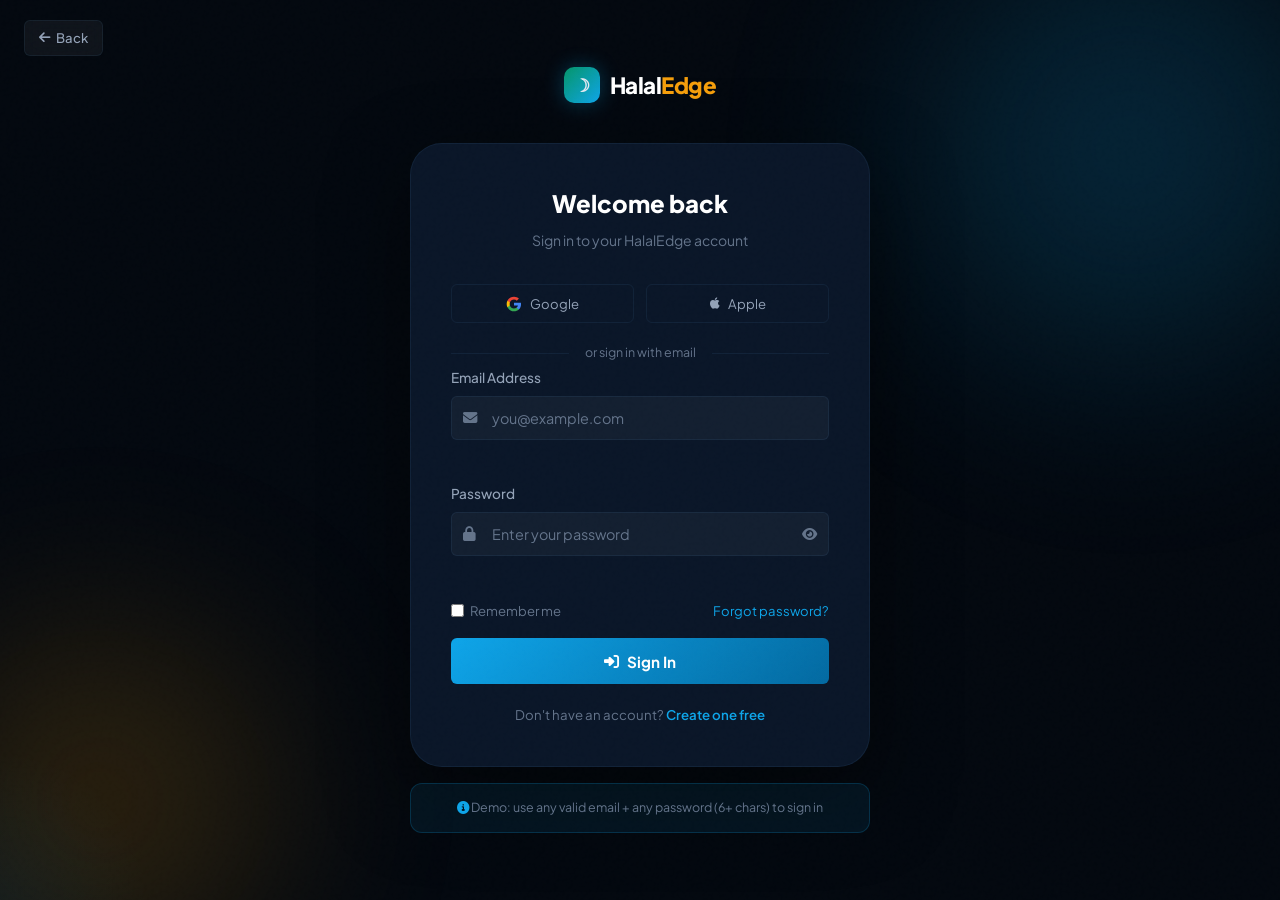
<file: login.html>
<!DOCTYPE html>
<html lang="en">
<head>
  <meta charset="UTF-8"/><meta name="viewport" content="width=device-width, initial-scale=1.0"/>
  <title>Sign In — HalalEdge</title>
  <style>html { background: #03080f; }</style>
  <link rel="stylesheet" href="css/style.css"/><link rel="stylesheet" href="css/auth.css"/>
  <link rel="stylesheet" href="https://cdnjs.cloudflare.com/ajax/libs/font-awesome/6.5.0/css/all.min.css"/>
</head>
<body>

<div class="auth-bg-orb one"></div>
<div class="auth-bg-orb two"></div>

<!-- Back to home -->
<div style="position:fixed;top:1.25rem;left:1.5rem;z-index:100">
  <a href="index.html" class="btn-ghost" style="display:flex;align-items:center;gap:6px;font-size:0.82rem;padding:0.4rem 0.875rem;background:rgba(255,255,255,0.05);border:1px solid var(--border);border-radius:var(--radius-sm);backdrop-filter:blur(10px)">
    <i class="fa fa-arrow-left"></i> Back
  </a>
</div>

<div class="auth-page">
  <div class="auth-container">

    <!-- Logo -->
    <a href="index.html" class="nav-logo">
      <div class="logo-icon">☽</div>
      <span>Halal<span class="accent">Edge</span></span>
    </a>

    <div class="auth-card">
      <div class="auth-card-top">
        <h2>Welcome back</h2>
        <p>Sign in to your HalalEdge account</p>
      </div>

      <!-- Social login -->
      <div class="social-auth-btns" style="margin-bottom:1.25rem">
        <button class="social-auth-btn" onclick="socialLogin('Google')">
          <svg width="16" height="16" viewBox="0 0 24 24"><path fill="#4285F4" d="M22.56 12.25c0-.78-.07-1.53-.2-2.25H12v4.26h5.92c-.26 1.37-1.04 2.53-2.21 3.31v2.77h3.57c2.08-1.92 3.28-4.74 3.28-8.09z"/><path fill="#34A853" d="M12 23c2.97 0 5.46-.98 7.28-2.66l-3.57-2.77c-.98.66-2.23 1.06-3.71 1.06-2.86 0-5.29-1.93-6.16-4.53H2.18v2.84C3.99 20.53 7.7 23 12 23z"/><path fill="#FBBC05" d="M5.84 14.09c-.22-.66-.35-1.36-.35-2.09s.13-1.43.35-2.09V7.07H2.18C1.43 8.55 1 10.22 1 12s.43 3.45 1.18 4.93l2.85-2.22.81-.62z"/><path fill="#EA4335" d="M12 5.38c1.62 0 3.06.56 4.21 1.64l3.15-3.15C17.45 2.09 14.97 1 12 1 7.7 1 3.99 3.47 2.18 7.07l3.66 2.84c.87-2.6 3.3-4.53 6.16-4.53z"/></svg>
          Google
        </button>
        <button class="social-auth-btn" onclick="socialLogin('Apple')">
          <i class="fab fa-apple"></i> Apple
        </button>
      </div>

      <div class="auth-divider"><span>or sign in with email</span></div>

      <form class="auth-form" id="loginForm" onsubmit="handleLogin(event)">
        <!-- Email -->
        <div class="form-group">
          <label for="loginEmail">Email Address</label>
          <div class="input-wrapper">
            <i class="fa fa-envelope input-icon"></i>
            <input type="email" id="loginEmail" class="form-input" placeholder="you@example.com" autocomplete="email"/>
          </div>
          <div class="field-error" id="emailErr"><i class="fa fa-exclamation-circle"></i> Please enter a valid email address</div>
        </div>

        <!-- Password -->
        <div class="form-group">
          <label for="loginPassword">Password</label>
          <div class="input-wrapper">
            <i class="fa fa-lock input-icon"></i>
            <input type="password" id="loginPassword" class="form-input" placeholder="Enter your password" autocomplete="current-password"/>
            <span class="input-toggle" onclick="togglePw('loginPassword',this)"><i class="fa fa-eye"></i></span>
          </div>
          <div class="field-error" id="passwordErr"><i class="fa fa-exclamation-circle"></i> Password is required</div>
        </div>

        <!-- Remember / Forgot -->
        <div class="remember-row">
          <label><input type="checkbox" id="rememberMe"/> Remember me</label>
          <a href="#" class="forgot-link" onclick="openForgotModal(event)">Forgot password?</a>
        </div>

        <!-- Submit -->
        <button type="submit" class="submit-btn" id="loginBtn">
          <i class="fa fa-sign-in-alt"></i> Sign In
        </button>
      </form>

      <div class="auth-switch" style="margin-top:1.25rem">
        Don't have an account? <a href="signup.html">Create one free</a>
      </div>
    </div>

    <!-- Demo credentials hint -->
    <div style="margin-top:1rem;background:rgba(14,165,233,0.08);border:1px solid rgba(14,165,233,0.2);border-radius:var(--radius);padding:0.875rem 1rem;font-size:0.78rem;color:var(--text-muted);text-align:center">
      <i class="fa fa-info-circle" style="color:var(--primary)"></i>
      Demo: use any valid email + any password (6+ chars) to sign in
    </div>
  </div>
</div>

<!-- Forgot Password Modal -->
<div id="forgotPasswordModal" style="display:none; position:fixed; top:0; left:0; width:100%; height:100%; background:rgba(15,23,42,0.85); backdrop-filter:blur(8px); z-index:1000; align-items:center; justify-content:center">
  <div class="auth-card" style="width:100%; max-width:400px; margin:1.5rem; position:relative">
    <button onclick="closeForgotModal()" style="position:absolute; top:1.25rem; right:1.25rem; background:none; border:none; color:var(--text-muted); cursor:pointer; font-size:1.1rem"><i class="fa fa-times"></i></button>
    <div class="auth-card-top" style="text-align:left; margin-bottom:1.5rem">
      <h2 style="font-size:1.35rem">Reset Password</h2>
      <p>Enter your email to receive a password reset link</p>
    </div>
    <form onsubmit="handleForgotPassword(event)" style="display:flex; flex-direction:column; gap:1.1rem">
      <div class="form-group">
        <label for="forgotEmail" style="display:block; margin-bottom:0.5rem; font-size:0.82rem; font-weight:600; color:var(--text-dim)">Email Address</label>
        <div class="input-wrapper" style="position:relative">
          <i class="fa fa-envelope input-icon" style="position:absolute; left:1rem; top:50%; transform:translateY(-50%); color:var(--text-muted)"></i>
          <input type="email" id="forgotEmail" class="form-input" placeholder="you@example.com" required style="width:100%; padding:0.75rem 1rem 0.75rem 2.5rem; background:rgba(255,255,255,0.03); border:1px solid var(--border); border-radius:var(--radius-sm); color:var(--white)" />
        </div>
      </div>
      <button type="submit" class="submit-btn" id="forgotBtn">
        Send Reset Link
      </button>
    </form>
  </div>
</div>

<script src="js/main.js"></script>
<script src="js/auth.js"></script>
</body>
</html>
</file>
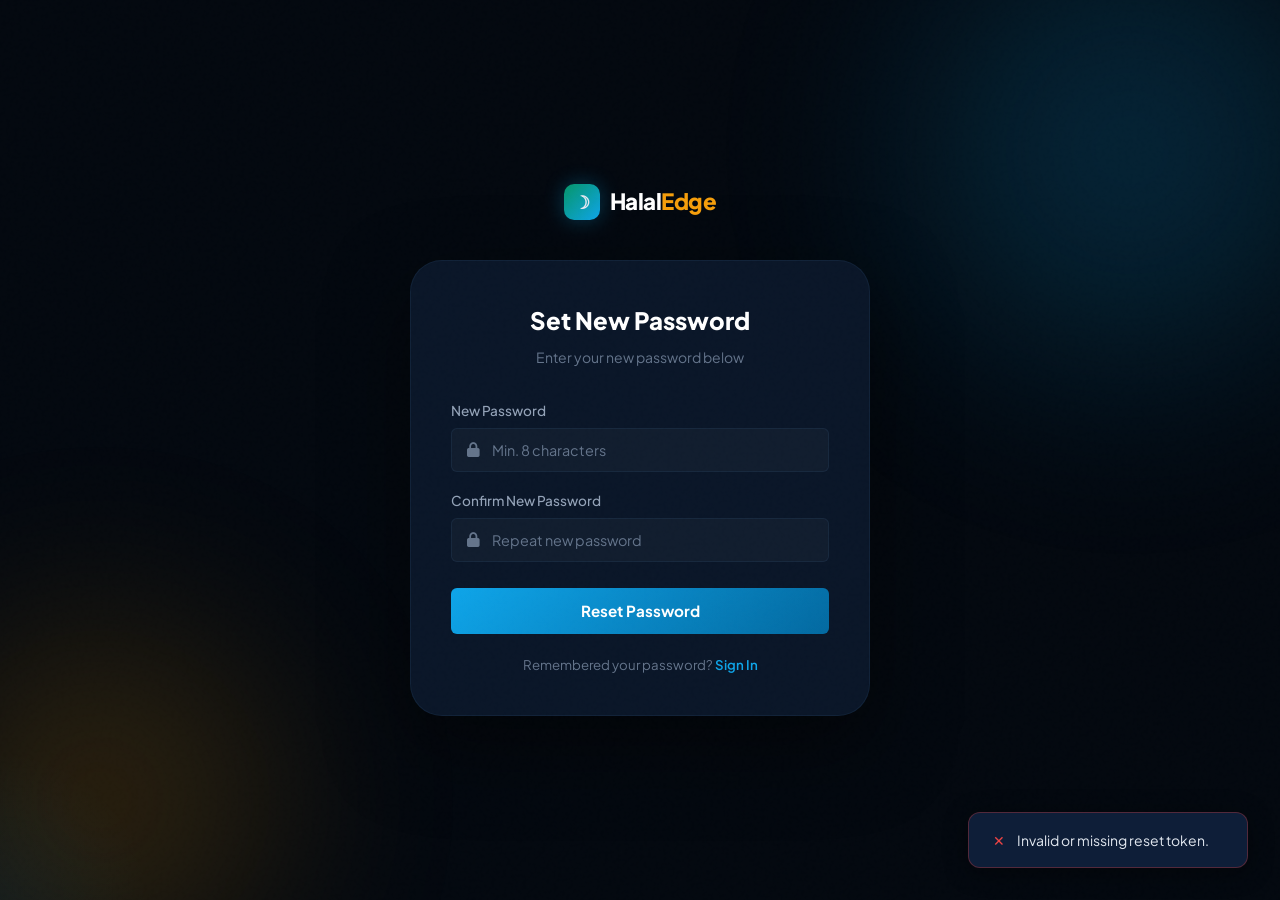
<file: reset-password.html>
<!DOCTYPE html>
<html lang="en">
<head>
  <meta charset="UTF-8"/>
  <meta name="viewport" content="width=device-width, initial-scale=1.0"/>
  <title>Reset Password — HalalEdge</title>
  <style>html { background: #03080f; }</style>
  <link rel="stylesheet" href="css/style.css"/>
  <link rel="stylesheet" href="css/auth.css"/>
  <link rel="stylesheet" href="https://cdnjs.cloudflare.com/ajax/libs/font-awesome/6.5.0/css/all.min.css"/>
</head>
<body>

<div class="auth-bg-orb one"></div>
<div class="auth-bg-orb two"></div>

<div class="auth-page">
  <div class="auth-container">
    <a href="index.html" class="nav-logo">
      <div class="logo-icon">☽</div>
      <span>Halal<span class="accent">Edge</span></span>
    </a>

    <div class="auth-card">
      <div class="auth-card-top">
        <h2>Set New Password</h2>
        <p>Enter your new password below</p>
      </div>

      <form class="auth-form" id="resetForm" onsubmit="handleResetPassword(event)">
        <!-- Password -->
        <div class="form-group">
          <label for="newPassword">New Password</label>
          <div class="input-wrapper" style="position:relative">
            <i class="fa fa-lock input-icon" style="position:absolute; left:1rem; top:50%; transform:translateY(-50%); color:var(--text-muted)"></i>
            <input type="password" id="newPassword" class="form-input" placeholder="Min. 8 characters" required style="width:100%; padding:0.75rem 1rem 0.75rem 2.5rem; background:rgba(255,255,255,0.03); border:1px solid var(--border); border-radius:var(--radius-sm); color:var(--white)" />
          </div>
        </div>

        <!-- Confirm Password -->
        <div class="form-group">
          <label for="confirmNewPassword">Confirm New Password</label>
          <div class="input-wrapper" style="position:relative">
            <i class="fa fa-lock input-icon" style="position:absolute; left:1rem; top:50%; transform:translateY(-50%); color:var(--text-muted)"></i>
            <input type="password" id="confirmNewPassword" class="form-input" placeholder="Repeat new password" required style="width:100%; padding:0.75rem 1rem 0.75rem 2.5rem; background:rgba(255,255,255,0.03); border:1px solid var(--border); border-radius:var(--radius-sm); color:var(--white)" />
          </div>
        </div>

        <!-- Submit -->
        <button type="submit" class="submit-btn" id="resetBtn" style="margin-top:0.5rem">
          Reset Password
        </button>
      </form>

      <div class="auth-switch" style="margin-top:1.25rem">
        Remembered your password? <a href="login.html">Sign In</a>
      </div>
    </div>
  </div>
</div>

<script src="js/main.js"></script>
<script>
  // Extract token from URL query params
  const urlParams = new URLSearchParams(window.location.search);
  const token = urlParams.get('token');

  if (!token) {
    window.HalalStocks?.showToast('Invalid or missing reset token.', 'error');
    document.getElementById('resetBtn').disabled = true;
  }

  async function handleResetPassword(e) {
    e.preventDefault();
    const newPassword = document.getElementById('newPassword').value;
    const confirmPassword = document.getElementById('confirmNewPassword').value;

    if (newPassword.length < 8) {
      window.HalalStocks?.showToast('Password must be at least 8 characters.', 'error');
      return;
    }

    if (newPassword !== confirmPassword) {
      window.HalalStocks?.showToast('Passwords do not match.', 'error');
      return;
    }

    const btn = document.getElementById('resetBtn');
    btn.disabled = true;
    btn.textContent = 'Resetting…';

    try {
      const res = await fetch(`${window.HalalStocks.API_BASE}/auth/reset-password?token=${encodeURIComponent(token)}&new_password=${encodeURIComponent(newPassword)}`, {
        method: 'POST',
        headers: { 'Content-Type': 'application/json' }
      });
      const data = await res.json();
      btn.disabled = false;
      btn.textContent = 'Reset Password';

      if (res.ok) {
        window.HalalStocks?.showToast('Password reset successfully! Redirecting to login...', 'success');
        setTimeout(() => {
          window.location.href = 'login.html';
        }, 2000);
      } else {
        window.HalalStocks?.showToast(data.detail || 'Failed to reset password.', 'error');
      }
    } catch (err) {
      btn.disabled = false;
      btn.textContent = 'Reset Password';
      window.HalalStocks?.showToast('Error connecting to backend.', 'error');
    }
  }
</script>
</body>
</html>
</file>
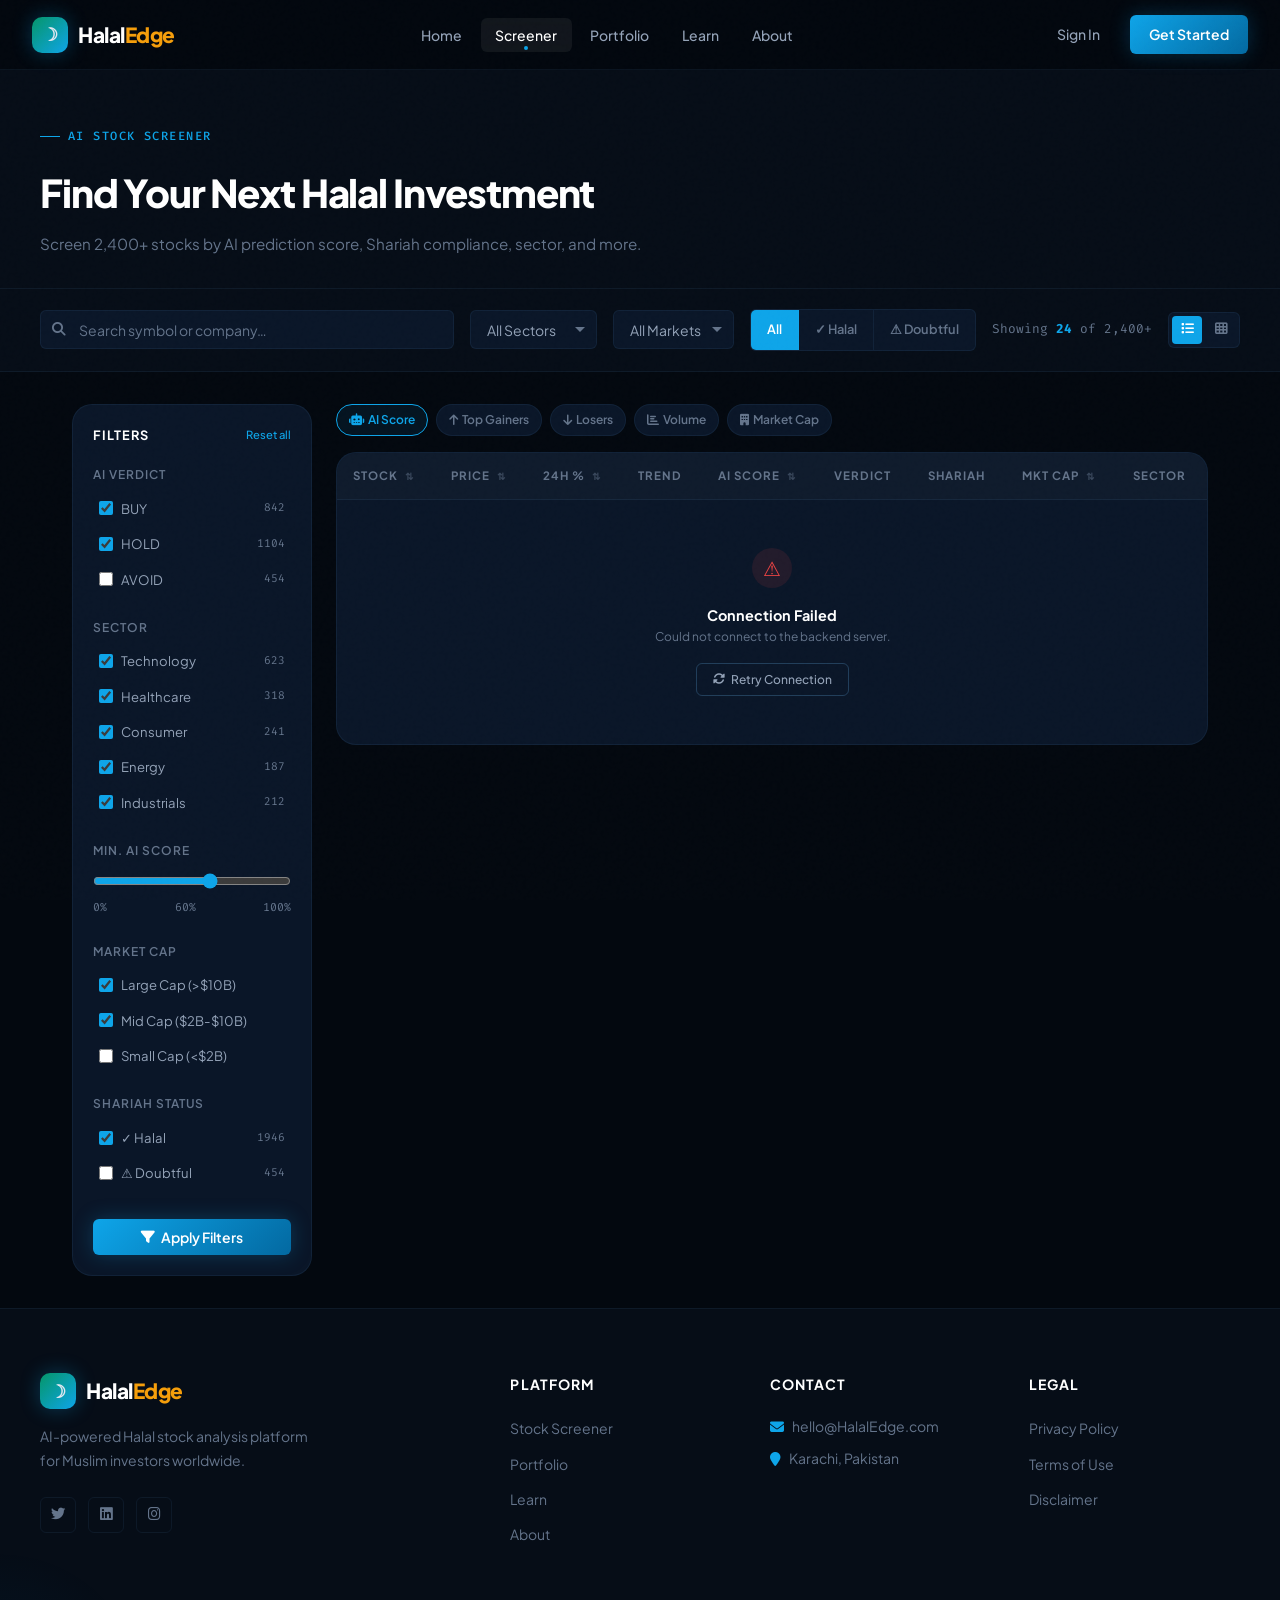
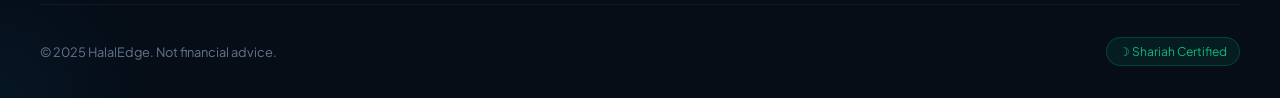
<file: screener.html>
<!DOCTYPE html>
<html lang="en">
<head>
  <meta charset="UTF-8"/>
  <meta name="viewport" content="width=device-width, initial-scale=1.0"/>
  <title>Stock Screener — HalalEdge</title>
  <link rel="stylesheet" href="css/style.css"/>
  <link rel="stylesheet" href="css/screener.css"/>
  <link rel="stylesheet" href="https://cdnjs.cloudflare.com/ajax/libs/font-awesome/6.5.0/css/all.min.css"/>
</head>
<body>
<nav class="navbar">
  <a href="index.html" class="nav-logo"><div class="logo-icon">☽</div><span>Halal<span class="accent">Edge</span></span></a>
  <ul class="nav-links">
    <li><a href="index.html">Home</a></li>
    <li><a href="screener.html" class="active">Screener</a></li>
    <li><a href="portfolio.html">Portfolio</a></li>
    <li><a href="learn.html">Learn</a></li>
    <li><a href="about.html">About</a></li>
  </ul>
  <div class="nav-cta">
    <a href="login.html" class="btn-ghost">Sign In</a>
    <a href="signup.html" class="btn-primary">Get Started</a>
  </div>
  <div class="hamburger" id="hamburger"><span></span><span></span><span></span></div>
</nav>
<div class="mobile-menu" id="mobileMenu">
  <a href="index.html">Home</a><a href="screener.html">Screener</a><a href="portfolio.html">Portfolio</a><a href="learn.html">Learn</a><a href="about.html">About</a>
  <div class="mobile-cta"><a href="login.html" class="btn-outline">Sign In</a><a href="signup.html" class="btn-primary">Get Started</a></div>
</div>

<div class="page-wrapper">
  <!-- Hero -->
  <div class="screener-hero">
    <div class="screener-hero-inner">
      <div class="section-label">AI Stock Screener</div>
      <h1>Find Your Next <span class="highlight">Halal Investment</span></h1>
      <p>Screen 2,400+ stocks by AI prediction score, Shariah compliance, sector, and more.</p>
    </div>
  </div>

  <!-- Filter Bar -->
  <div class="filter-bar">
    <div class="filter-bar-inner">
      <div class="search-box">
        <i class="fa fa-search"></i>
        <input type="text" id="searchInput" placeholder="Search symbol or company…"/>
      </div>
      <select class="filter-select" id="sectorFilter">
        <option value="">All Sectors</option>
        <option>Technology</option>
        <option>Healthcare</option>
        <option>Consumer</option>
        <option>Industrials</option>
        <option>Energy</option>
        <option>Financials</option>
        <option>Materials</option>
        <option>Real Estate</option>
      </select>
      <select class="filter-select" id="marketFilter">
        <option value="">All Markets</option>
        <option>NASDAQ</option>
        <option>NYSE</option>
        <option>LSE</option>
        <option>Tadawul</option>
      </select>
      <div class="filter-btn-group">
        <div class="filter-btn active" onclick="setCompliance('all',this)">All</div>
        <div class="filter-btn" onclick="setCompliance('halal',this)">✓ Halal</div>
        <div class="filter-btn" onclick="setCompliance('doubtful',this)">⚠ Doubtful</div>
      </div>
      <span class="results-count">Showing <span id="countNum">24</span> of 2,400+</span>
      <div class="view-toggle">
        <div class="view-btn active" id="tableViewBtn" onclick="setView('table',this)" title="Table"><i class="fa fa-list"></i></div>
        <div class="view-btn" id="gridViewBtn" onclick="setView('grid',this)" title="Grid"><i class="fa fa-th"></i></div>
      </div>
    </div>
  </div>

  <!-- Body -->
  <div class="screener-body">
    <!-- Sidebar -->
    <aside class="screener-sidebar">
      <div class="sidebar-title">Filters <span class="sidebar-reset" onclick="resetFilters()">Reset all</span></div>

      <div class="filter-group">
        <div class="filter-group-label">AI Verdict</div>
        <div class="checkbox-list">
          <div class="checkbox-item"><input type="checkbox" id="fBuy" checked><label for="fBuy">BUY</label><span class="count">842</span></div>
          <div class="checkbox-item"><input type="checkbox" id="fHold" checked><label for="fHold">HOLD</label><span class="count">1104</span></div>
          <div class="checkbox-item"><input type="checkbox" id="fAvoid"><label for="fAvoid">AVOID</label><span class="count">454</span></div>
        </div>
      </div>

      <div class="filter-group">
        <div class="filter-group-label">Sector</div>
        <div class="checkbox-list">
          <div class="checkbox-item"><input type="checkbox" id="sTech" checked><label for="sTech">Technology</label><span class="count">623</span></div>
          <div class="checkbox-item"><input type="checkbox" id="sHealth" checked><label for="sHealth">Healthcare</label><span class="count">318</span></div>
          <div class="checkbox-item"><input type="checkbox" id="sConsumer" checked><label for="sConsumer">Consumer</label><span class="count">241</span></div>
          <div class="checkbox-item"><input type="checkbox" id="sEnergy" checked><label for="sEnergy">Energy</label><span class="count">187</span></div>
          <div class="checkbox-item"><input type="checkbox" id="sIndustrial" checked><label for="sIndustrial">Industrials</label><span class="count">212</span></div>
        </div>
      </div>

      <div class="filter-group">
        <div class="filter-group-label">Min. AI Score</div>
        <div class="range-slider">
          <input type="range" min="0" max="100" value="60" id="scoreRange" oninput="document.getElementById('scoreVal').textContent=this.value+'%'"/>
          <div class="range-labels"><span>0%</span><span id="scoreVal">60%</span><span>100%</span></div>
        </div>
      </div>

      <div class="filter-group">
        <div class="filter-group-label">Market Cap</div>
        <div class="checkbox-list">
          <div class="checkbox-item"><input type="checkbox" id="mcLarge" checked><label for="mcLarge">Large Cap (&gt;$10B)</label></div>
          <div class="checkbox-item"><input type="checkbox" id="mcMid" checked><label for="mcMid">Mid Cap ($2B-$10B)</label></div>
          <div class="checkbox-item"><input type="checkbox" id="mcSmall"><label for="mcSmall">Small Cap (&lt;$2B)</label></div>
        </div>
      </div>

      <div class="filter-group">
        <div class="filter-group-label">Shariah Status</div>
        <div class="checkbox-list">
          <div class="checkbox-item"><input type="checkbox" id="shHalal" checked><label for="shHalal">✓ Halal</label><span class="count">1946</span></div>
          <div class="checkbox-item"><input type="checkbox" id="shDoubt"><label for="shDoubt">⚠ Doubtful</label><span class="count">454</span></div>
        </div>
      </div>

      <button class="btn-primary" style="width:100%;justify-content:center;margin-top:0.5rem" onclick="applyFilters()">
        <i class="fa fa-filter"></i> Apply Filters
      </button>
    </aside>

    <!-- Main -->
    <div class="screener-main">
      <div class="table-header">
        <div class="sort-tabs">
          <div class="sort-tab active" onclick="setSortTab(this,'score')"><i class="fa fa-robot"></i> AI Score</div>
          <div class="sort-tab" onclick="setSortTab(this,'gainers')"><i class="fa fa-arrow-up"></i> Top Gainers</div>
          <div class="sort-tab" onclick="setSortTab(this,'losers')"><i class="fa fa-arrow-down"></i> Losers</div>
          <div class="sort-tab" onclick="setSortTab(this,'volume')"><i class="fa fa-chart-bar"></i> Volume</div>
          <div class="sort-tab" onclick="setSortTab(this,'marketcap')"><i class="fa fa-building"></i> Market Cap</div>
        </div>
      </div>

      <!-- Table View -->
      <div class="stocks-table-wrap" id="tableView">
        <table class="stocks-table">
          <thead>
            <tr>
              <th onclick="sortTable('symbol')">Stock <span class="sort-icon">⇅</span></th>
              <th onclick="sortTable('price')">Price <span class="sort-icon">⇅</span></th>
              <th onclick="sortTable('change')">24h % <span class="sort-icon">⇅</span></th>
              <th>Trend</th>
              <th onclick="sortTable('aiScore')">AI Score <span class="sort-icon">⇅</span></th>
              <th>Verdict</th>
              <th>Shariah</th>
              <th onclick="sortTable('marketcap')">Mkt Cap <span class="sort-icon">⇅</span></th>
              <th>Sector</th>
            </tr>
          </thead>
          <tbody id="stockTableBody"></tbody>
        </table>
      </div>

      <!-- Grid View -->
      <div class="stocks-card-grid hidden" id="gridView"></div>

      <!-- Pagination -->
      <div class="pagination" id="pagination"></div>
    </div>
  </div>
</div>

<footer>
  <div class="footer-grid">
    <div class="footer-brand">
      <a href="index.html" class="nav-logo"><div class="logo-icon">☽</div><span>Halal<span class="accent">Edge</span></span></a>
      <p>AI-powered Halal stock analysis platform for Muslim investors worldwide.</p>
      <div class="footer-socials">
        <a href="#" class="social-icon"><i class="fab fa-twitter"></i></a>
        <a href="#" class="social-icon"><i class="fab fa-linkedin"></i></a>
        <a href="#" class="social-icon"><i class="fab fa-instagram"></i></a>
      </div>
    </div>
    <div class="footer-col"><h4>Platform</h4><ul><li><a href="screener.html">Stock Screener</a></li><li><a href="portfolio.html">Portfolio</a></li><li><a href="learn.html">Learn</a></li><li><a href="about.html">About</a></li></ul></div>
    <div class="footer-col"><h4>Contact</h4><ul class="footer-contact"><li><span class="icon"><i class="fa fa-envelope"></i></span>hello@HalalEdge.com</li><li><span class="icon"><i class="fa fa-map-marker"></i></span>Karachi, Pakistan</li></ul></div>
    <div class="footer-col"><h4>Legal</h4><ul><li><a href="#">Privacy Policy</a></li><li><a href="#">Terms of Use</a></li><li><a href="#">Disclaimer</a></li></ul></div>
  </div>
  <div class="footer-bottom"><span>© 2025 HalalEdge. Not financial advice.</span><div class="halal-badge">☽ Shariah Certified</div></div>
</footer>

<script src="js/main.js"></script>
<script src="js/screener.js"></script>
</body>
</html>
</file>
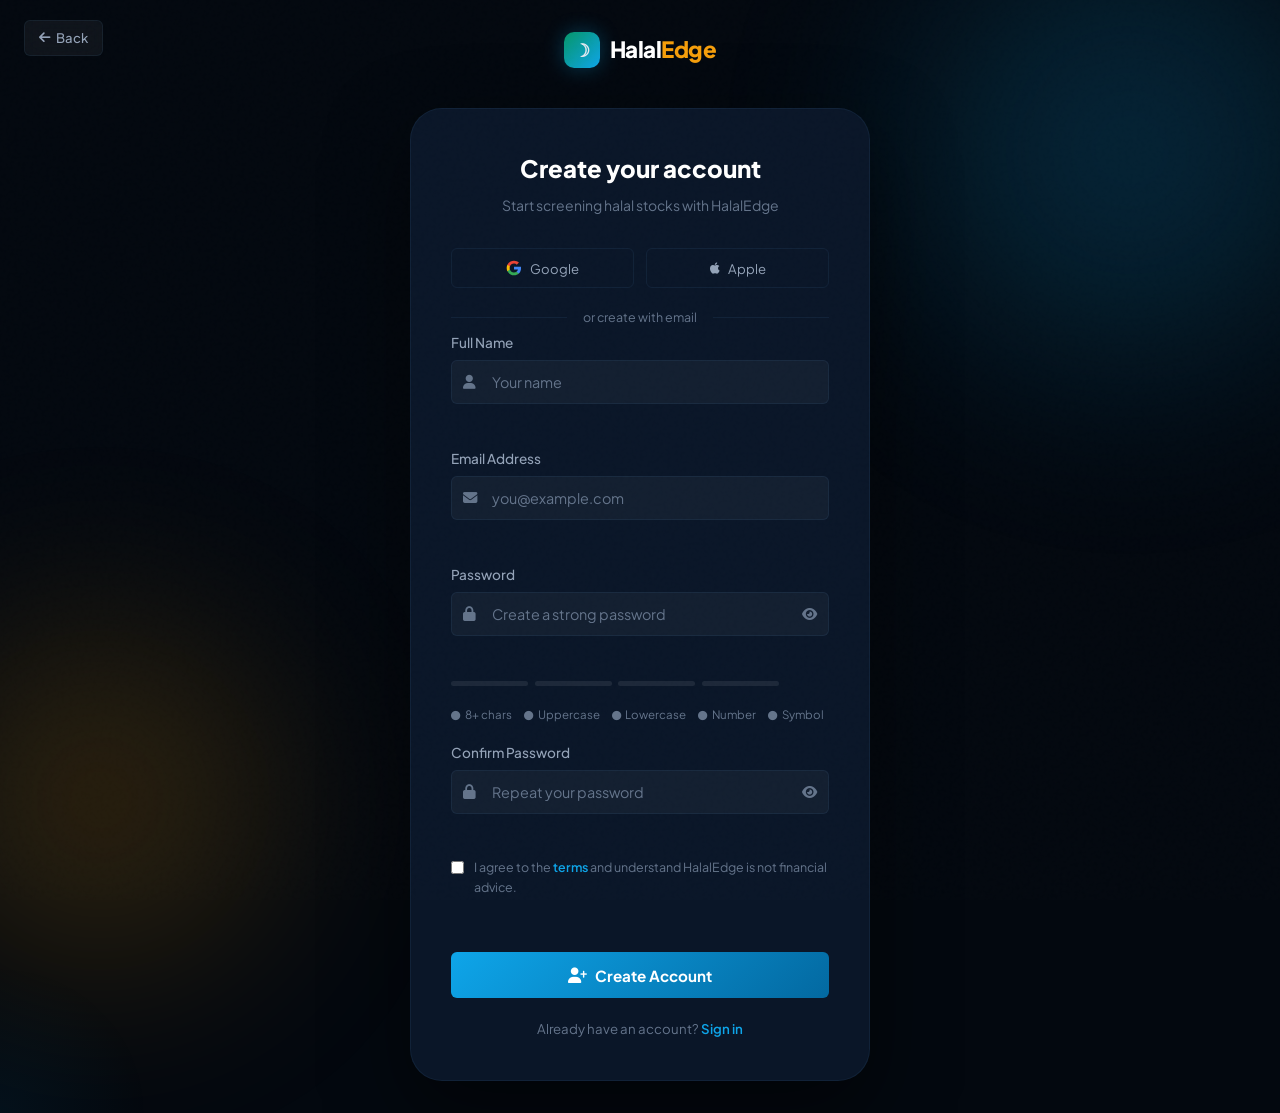
<file: signup.html>
<!DOCTYPE html>
<html lang="en">
<head>
  <meta charset="UTF-8"/><meta name="viewport" content="width=device-width, initial-scale=1.0"/>
  <title>Create Account - HalalEdge</title>
  <style>html { background: #03080f; }</style>
  <link rel="stylesheet" href="css/style.css"/><link rel="stylesheet" href="css/auth.css"/>
  <link rel="stylesheet" href="https://cdnjs.cloudflare.com/ajax/libs/font-awesome/6.5.0/css/all.min.css"/>
</head>
<body>

<div class="auth-bg-orb one"></div>
<div class="auth-bg-orb two"></div>

<div style="position:fixed;top:1.25rem;left:1.5rem;z-index:100">
  <a href="index.html" class="btn-ghost" style="display:flex;align-items:center;gap:6px;font-size:0.82rem;padding:0.4rem 0.875rem;background:rgba(255,255,255,0.05);border:1px solid var(--border);border-radius:var(--radius-sm);backdrop-filter:blur(10px)">
    <i class="fa fa-arrow-left"></i> Back
  </a>
</div>

<div class="auth-page">
  <div class="auth-container">
    <a href="index.html" class="nav-logo">
      <div class="logo-icon">☽</div>
      <span>Halal<span class="accent">Edge</span></span>
    </a>

    <div class="auth-card">
      <div class="auth-card-top">
        <h2>Create your account</h2>
        <p>Start screening halal stocks with HalalEdge</p>
      </div>

      <div class="social-auth-btns" style="margin-bottom:1.25rem">
        <button class="social-auth-btn" onclick="socialLogin('Google')">
          <svg width="16" height="16" viewBox="0 0 24 24"><path fill="#4285F4" d="M22.56 12.25c0-.78-.07-1.53-.2-2.25H12v4.26h5.92c-.26 1.37-1.04 2.53-2.21 3.31v2.77h3.57c2.08-1.92 3.28-4.74 3.28-8.09z"/><path fill="#34A853" d="M12 23c2.97 0 5.46-.98 7.28-2.66l-3.57-2.77c-.98.66-2.23 1.06-3.71 1.06-2.86 0-5.29-1.93-6.16-4.53H2.18v2.84C3.99 20.53 7.7 23 12 23z"/><path fill="#FBBC05" d="M5.84 14.09c-.22-.66-.35-1.36-.35-2.09s.13-1.43.35-2.09V7.07H2.18C1.43 8.55 1 10.22 1 12s.43 3.45 1.18 4.93l2.85-2.22.81-.62z"/><path fill="#EA4335" d="M12 5.38c1.62 0 3.06.56 4.21 1.64l3.15-3.15C17.45 2.09 14.97 1 12 1 7.7 1 3.99 3.47 2.18 7.07l3.66 2.84c.87-2.6 3.3-4.53 6.16-4.53z"/></svg>
          Google
        </button>
        <button class="social-auth-btn" onclick="socialLogin('Apple')">
          <i class="fab fa-apple"></i> Apple
        </button>
      </div>

      <div class="auth-divider"><span>or create with email</span></div>

      <form class="auth-form" id="signupForm" onsubmit="handleSignup(event)">
        <div class="form-group">
          <label for="fullName">Full Name</label>
          <div class="input-wrapper">
            <i class="fa fa-user input-icon"></i>
            <input type="text" id="fullName" class="form-input" placeholder="Your name" autocomplete="name"/>
          </div>
          <div class="field-error" id="nameErr"><i class="fa fa-exclamation-circle"></i> <span>Name must be at least 2 characters</span></div>
        </div>

        <div class="form-group">
          <label for="signupEmail">Email Address</label>
          <div class="input-wrapper">
            <i class="fa fa-envelope input-icon"></i>
            <input type="email" id="signupEmail" class="form-input" placeholder="you@example.com" autocomplete="email"/>
          </div>
          <div class="field-error" id="signupEmailErr"><i class="fa fa-exclamation-circle"></i> <span>Please enter a valid email address</span></div>
        </div>

        <div class="form-group">
          <label for="signupPassword">Password</label>
          <div class="input-wrapper">
            <i class="fa fa-lock input-icon"></i>
            <input type="password" id="signupPassword" class="form-input" placeholder="Create a strong password" autocomplete="new-password" oninput="validatePassword()"/>
            <span class="input-toggle" onclick="togglePw('signupPassword',this)"><i class="fa fa-eye"></i></span>
          </div>
          <div class="field-error" id="signupPwErr"><i class="fa fa-exclamation-circle"></i> <span>Password must meet all requirements below</span></div>
          <div class="strength-wrap" aria-hidden="true">
            <span class="strength-bar" id="sb1"></span>
            <span class="strength-bar" id="sb2"></span>
            <span class="strength-bar" id="sb3"></span>
            <span class="strength-bar" id="sb4"></span>
            <span class="strength-label" id="strengthLabel"></span>
          </div>
          <div class="password-rules">
            <span id="rule-length"><i class="fa fa-circle"></i> 8+ chars</span>
            <span id="rule-upper"><i class="fa fa-circle"></i> Uppercase</span>
            <span id="rule-lower"><i class="fa fa-circle"></i> Lowercase</span>
            <span id="rule-number"><i class="fa fa-circle"></i> Number</span>
            <span id="rule-special"><i class="fa fa-circle"></i> Symbol</span>
          </div>
        </div>

        <div class="form-group">
          <label for="confirmPassword">Confirm Password</label>
          <div class="input-wrapper">
            <i class="fa fa-lock input-icon"></i>
            <input type="password" id="confirmPassword" class="form-input" placeholder="Repeat your password" autocomplete="new-password" oninput="validateConfirm()"/>
            <span class="input-toggle" onclick="togglePw('confirmPassword',this)"><i class="fa fa-eye"></i></span>
          </div>
          <div class="field-error" id="confirmErr"><i class="fa fa-exclamation-circle"></i> Passwords do not match</div>
        </div>

        <label class="terms-check">
          <input type="checkbox" id="agreeTerms"/>
          <span>I agree to the <a href="#">terms</a> and understand HalalEdge is not financial advice.</span>
        </label>
        <div class="field-error" id="termsErr"><i class="fa fa-exclamation-circle"></i> Please accept the terms to continue</div>

        <button type="submit" class="submit-btn" id="signupBtn">
          <i class="fa fa-user-plus"></i> Create Account
        </button>
      </form>

      <div class="auth-switch" style="margin-top:1.25rem">
        Already have an account? <a href="login.html">Sign in</a>
      </div>
    </div>
  </div>
</div>

<script src="js/main.js"></script>
<script src="js/auth.js"></script>
</body>
</html>
</file>
<file: css/style.css>
@import url('https://fonts.googleapis.com/css2?family=Plus+Jakarta+Sans:wght@300;400;500;600;700;800&family=Fira+Code:wght@400;500&display=swap');

/* ==================== CSS VARIABLES ==================== */
:root {
  --bg:           #03080f;
  --bg-2:         #060d17;
  --card:         #0a1628;
  --card-2:       #0e1e38;
  --border:       rgba(99, 179, 237, 0.08);
  --border-glow:  rgba(99, 179, 237, 0.25);
  --primary:      #0ea5e9;
  --primary-dark: #0369a1;
  --gold:         #f59e0b;
  --gold-light:   #fcd34d;
  --green:        #10b981;
  --green-glow:   rgba(16, 185, 129, 0.15);
  --red:          #ef4444;
  --red-glow:     rgba(239, 68, 68, 0.15);
  --text:         #e2e8f0;
  --text-muted:   #64748b;
  --text-dim:     #94a3b8;
  --white:        #ffffff;
  --halal-green:  #059669;
  --halal-bg:     rgba(5, 150, 105, 0.12);

--font-display: 'Plus Jakarta Sans', sans-serif;
--font-body:    'Plus Jakarta Sans', sans-serif;
--font-mono:    'Fira Code', monospace;

  --radius-sm:    6px;
  --radius:       12px;
  --radius-lg:    20px;
  --radius-xl:    32px;

  --shadow-card:  0 4px 24px rgba(0,0,0,0.4);
  --shadow-glow:  0 0 40px rgba(14, 165, 233, 0.12);
  --transition:   all 0.3s cubic-bezier(0.4, 0, 0.2, 1);
}

/* ==================== RESET ==================== */
*, *::before, *::after { box-sizing: border-box; margin: 0; padding: 0; }
html { scroll-behavior: smooth; font-size: 16px; }

body {
  background: var(--bg);
  color: var(--text);
  font-family: var(--font-body);
  line-height: 1.6;
  overflow-x: hidden;
}

a { text-decoration: none; color: inherit; }
ul { list-style: none; }
img { max-width: 100%; display: block; }
button { cursor: pointer; border: none; background: none; font-family: var(--font-body); }

/* ==================== SCROLLBAR ==================== */
::-webkit-scrollbar { width: 6px; }
::-webkit-scrollbar-track { background: var(--bg); }
::-webkit-scrollbar-thumb { background: var(--primary-dark); border-radius: 3px; }
::-webkit-scrollbar-thumb:hover { background: var(--primary); }

/* ==================== SELECTION ==================== */
::selection { background: rgba(14, 165, 233, 0.3); color: var(--white); }

/* ==================== NOISE TEXTURE OVERLAY ==================== */
body::before {
  content: '';
  position: fixed;
  inset: 0;
  background-image: url("data:image/svg+xml,%3Csvg viewBox='0 0 256 256' xmlns='http://www.w3.org/2000/svg'%3E%3Cfilter id='noise'%3E%3CfeTurbulence type='fractalNoise' baseFrequency='0.9' numOctaves='4' stitchTiles='stitch'/%3E%3C/filter%3E%3Crect width='100%25' height='100%25' filter='url(%23noise)' opacity='0.04'/%3E%3C/svg%3E");
  pointer-events: none;
  z-index: 9999;
  opacity: 0.4;
}

/* ==================== NAVBAR ==================== */
.navbar {
  position: fixed;
  top: 0;
  left: 0;
  right: 0;
  z-index: 1000;
  padding: 0 2rem;
  height: 70px;
  display: flex;
  align-items: center;
  justify-content: space-between;
  background: rgba(3, 8, 15, 0.7);
  backdrop-filter: blur(20px);
  -webkit-backdrop-filter: blur(20px);
  border-bottom: 1px solid var(--border);
  transition: var(--transition);
}

.navbar.scrolled {
  background: rgba(3, 8, 15, 0.95);
  border-bottom-color: var(--border-glow);
  box-shadow: 0 4px 30px rgba(0,0,0,0.5);
}

.nav-logo {
  display: flex;
  align-items: center;
  gap: 10px;
  font-family: var(--font-display);
  font-weight: 800;
  font-size: 1.3rem;
  letter-spacing: -0.5px;
}

.nav-logo .logo-icon {
  width: 36px;
  height: 36px;
  background: linear-gradient(135deg, var(--halal-green), var(--primary));
  border-radius: 10px;
  display: flex;
  align-items: center;
  justify-content: center;
  font-size: 1.1rem;
  box-shadow: 0 0 20px rgba(14, 165, 233, 0.3);
}

.nav-logo span { color: var(--white); }
.nav-logo span.accent { color: var(--gold); }

.nav-links {
  display: flex;
  align-items: center;
  gap: 0.25rem;
}

.nav-links a {
  padding: 0.5rem 0.9rem;
  border-radius: var(--radius-sm);
  font-size: 0.875rem;
  font-weight: 500;
  color: var(--text-dim);
  transition: var(--transition);
  position: relative;
}

.nav-links a:hover,
.nav-links a.active {
  color: var(--white);
  background: rgba(255,255,255,0.06);
}

.nav-links a.active::after {
  content: '';
  position: absolute;
  bottom: 2px;
  left: 50%;
  transform: translateX(-50%);
  width: 4px;
  height: 4px;
  background: var(--primary);
  border-radius: 50%;
}

.nav-cta {
  display: flex;
  align-items: center;
  gap: 0.75rem;
}

.btn-ghost {
  padding: 0.5rem 1.1rem;
  border-radius: var(--radius-sm);
  font-size: 0.875rem;
  font-weight: 500;
  color: var(--text-dim);
  transition: var(--transition);
}
.btn-ghost:hover { color: var(--white); background: rgba(255,255,255,0.06); }

.btn-primary {
  padding: 0.55rem 1.2rem;
  background: linear-gradient(135deg, var(--primary), var(--primary-dark));
  border-radius: var(--radius-sm);
  font-size: 0.875rem;
  font-weight: 600;
  color: var(--white);
  transition: var(--transition);
  box-shadow: 0 0 20px rgba(14, 165, 233, 0.25);
  display: inline-flex;
  align-items: center;
  gap: 6px;
}
.btn-primary:hover {
  transform: translateY(-1px);
  box-shadow: 0 0 30px rgba(14, 165, 233, 0.4);
  background: linear-gradient(135deg, #38bdf8, var(--primary));
}

.btn-gold {
  padding: 0.55rem 1.2rem;
  background: linear-gradient(135deg, var(--gold), #d97706);
  border-radius: var(--radius-sm);
  font-size: 0.875rem;
  font-weight: 600;
  color: #1a0f00;
  transition: var(--transition);
  box-shadow: 0 0 20px rgba(245, 158, 11, 0.25);
  display: inline-flex;
  align-items: center;
  gap: 6px;
}
.btn-gold:hover {
  transform: translateY(-1px);
  box-shadow: 0 0 30px rgba(245, 158, 11, 0.45);
}

.btn-outline {
  padding: 0.55rem 1.2rem;
  border: 1px solid var(--border-glow);
  border-radius: var(--radius-sm);
  font-size: 0.875rem;
  font-weight: 500;
  color: var(--text-dim);
  background: transparent;
  transition: var(--transition);
  display: inline-flex;
  align-items: center;
  gap: 6px;
}
.btn-outline:hover {
  border-color: var(--primary);
  color: var(--primary);
  background: rgba(14, 165, 233, 0.08);
}

.btn-lg {
  padding: 0.85rem 2rem !important;
  font-size: 1rem !important;
  border-radius: var(--radius) !important;
}

/* Hamburger */
.hamburger {
  display: none;
  flex-direction: column;
  gap: 5px;
  cursor: pointer;
  padding: 4px;
}
.hamburger span {
  width: 24px;
  height: 2px;
  background: var(--text-dim);
  border-radius: 2px;
  transition: var(--transition);
}
.hamburger.active span:nth-child(1) { transform: rotate(45deg) translate(5px, 5px); }
.hamburger.active span:nth-child(2) { opacity: 0; }
.hamburger.active span:nth-child(3) { transform: rotate(-45deg) translate(5px, -5px); }

/* Mobile nav */
.mobile-menu {
  display: none;
  position: fixed;
  top: 70px;
  left: 0;
  right: 0;
  background: rgba(3, 8, 15, 0.98);
  backdrop-filter: blur(20px);
  border-bottom: 1px solid var(--border);
  padding: 1.5rem 2rem 2rem;
  z-index: 999;
  flex-direction: column;
  gap: 0.5rem;
  animation: slideDown 0.3s ease;
}
.mobile-menu.open { display: flex; }
.mobile-menu a {
  padding: 0.75rem 1rem;
  border-radius: var(--radius-sm);
  color: var(--text-dim);
  font-weight: 500;
  transition: var(--transition);
  border-bottom: 1px solid var(--border);
}
.mobile-menu a:hover { color: var(--white); background: rgba(255,255,255,0.04); }
.mobile-menu .mobile-cta { display: flex; gap: 1rem; margin-top: 1rem; }
.mobile-menu .mobile-cta a { border: none; flex: 1; justify-content: center; text-align: center; }

/* ==================== FOOTER ==================== */
footer {
  background: var(--bg-2);
  border-top: 1px solid var(--border);
  padding: 4rem 2rem 2rem;
}

.footer-grid {
  max-width: 1200px;
  margin: 0 auto;
  display: grid;
  grid-template-columns: 2fr 1fr 1fr 1fr;
  gap: 3rem;
  padding-bottom: 3rem;
  border-bottom: 1px solid var(--border);
}

.footer-brand p {
  color: var(--text-muted);
  font-size: 0.875rem;
  line-height: 1.7;
  margin-top: 1rem;
  max-width: 280px;
}

.footer-socials {
  display: flex;
  gap: 0.75rem;
  margin-top: 1.5rem;
}

.social-icon {
  width: 36px;
  height: 36px;
  border-radius: var(--radius-sm);
  border: 1px solid var(--border);
  display: flex;
  align-items: center;
  justify-content: center;
  color: var(--text-muted);
  font-size: 0.9rem;
  transition: var(--transition);
}
.social-icon:hover {
  border-color: var(--primary);
  color: var(--primary);
  background: rgba(14, 165, 233, 0.08);
  transform: translateY(-2px);
}

.footer-col h4 {
  font-family: var(--font-display);
  font-size: 0.875rem;
  font-weight: 700;
  color: var(--white);
  text-transform: uppercase;
  letter-spacing: 0.08em;
  margin-bottom: 1.25rem;
}

.footer-col ul li { margin-bottom: 0.6rem; }
.footer-col ul li a {
  color: var(--text-muted);
  font-size: 0.875rem;
  transition: var(--transition);
}
.footer-col ul li a:hover { color: var(--primary); padding-left: 4px; }

.footer-contact li {
  display: flex;
  align-items: center;
  gap: 0.5rem;
  color: var(--text-muted);
  font-size: 0.875rem;
  margin-bottom: 0.75rem;
}
.footer-contact li span.icon { color: var(--primary); }

.footer-bottom {
  max-width: 1200px;
  margin: 2rem auto 0;
  display: flex;
  align-items: center;
  justify-content: space-between;
  font-size: 0.8rem;
  color: var(--text-muted);
}

.footer-bottom .halal-badge {
  display: flex;
  align-items: center;
  gap: 6px;
  background: var(--halal-bg);
  border: 1px solid rgba(5, 150, 105, 0.3);
  border-radius: 20px;
  padding: 4px 12px;
  font-size: 0.75rem;
  color: var(--green);
}

/* ==================== SHARED COMPONENTS ==================== */
.container { max-width: 1200px; margin: 0 auto; padding: 0 2rem; }

.section-label {
  display: inline-flex;
  align-items: center;
  gap: 8px;
  font-family: var(--font-mono);
  font-size: 0.75rem;
  font-weight: 500;
  color: var(--primary);
  text-transform: uppercase;
  letter-spacing: 0.12em;
  margin-bottom: 1rem;
}
.section-label::before {
  content: '';
  width: 20px;
  height: 1px;
  background: var(--primary);
}

.section-title {
  font-family: var(--font-display);
  font-size: clamp(1.8rem, 4vw, 2.8rem);
  font-weight: 800;
  color: var(--white);
  line-height: 1.15;
  letter-spacing: -0.03em;
}

.section-title .highlight {
  background: linear-gradient(135deg, var(--primary), var(--gold));
  -webkit-background-clip: text;
  -webkit-text-fill-color: transparent;
  background-clip: text;
}

.section-subtitle {
  color: var(--text-muted);
  font-size: 1rem;
  line-height: 1.7;
  max-width: 520px;
}

/* Cards */
.card {
  background: var(--card);
  border: 1px solid var(--border);
  border-radius: var(--radius-lg);
  padding: 1.5rem;
  transition: var(--transition);
}
.card:hover {
  border-color: var(--border-glow);
  box-shadow: var(--shadow-glow);
  transform: translateY(-2px);
}

/* Badges */
.badge {
  display: inline-flex;
  align-items: center;
  gap: 4px;
  padding: 3px 10px;
  border-radius: 20px;
  font-size: 0.72rem;
  font-weight: 600;
  font-family: var(--font-mono);
  letter-spacing: 0.05em;
}
.badge-halal {
  background: var(--halal-bg);
  border: 1px solid rgba(5, 150, 105, 0.35);
  color: var(--green);
}
.badge-doubtful {
  background: rgba(245, 158, 11, 0.1);
  border: 1px solid rgba(245, 158, 11, 0.3);
  color: var(--gold);
}
.badge-haram {
  background: var(--red-glow);
  border: 1px solid rgba(239, 68, 68, 0.3);
  color: var(--red);
}
.badge-buy {
  background: var(--green-glow);
  border: 1px solid rgba(16, 185, 129, 0.3);
  color: var(--green);
}
.badge-hold {
  background: rgba(14, 165, 233, 0.1);
  border: 1px solid rgba(14, 165, 233, 0.3);
  color: var(--primary);
}
.badge-avoid {
  background: var(--red-glow);
  border: 1px solid rgba(239, 68, 68, 0.3);
  color: var(--red);
}

/* Price tags */
.price-up { color: var(--green); }
.price-down { color: var(--red); }

/* Tag */
.tag {
  display: inline-flex;
  align-items: center;
  gap: 4px;
  padding: 2px 8px;
  background: rgba(14, 165, 233, 0.1);
  border: 1px solid rgba(14, 165, 233, 0.2);
  border-radius: 4px;
  font-size: 0.72rem;
  color: var(--primary);
  font-family: var(--font-mono);
}

/* Divider */
.divider {
  height: 1px;
  background: linear-gradient(90deg, transparent, var(--border-glow), transparent);
  margin: 4rem 0;
}

/* Page wrapper */
.page-wrapper { padding-top: 70px; min-height: 100vh; }

/* ==================== ANIMATIONS ==================== */
@keyframes slideDown {
  from { opacity: 0; transform: translateY(-10px); }
  to   { opacity: 1; transform: translateY(0); }
}

@keyframes fadeUp {
  from { opacity: 0; transform: translateY(30px); }
  to   { opacity: 1; transform: translateY(0); }
}

@keyframes fadeIn {
  from { opacity: 0; }
  to   { opacity: 1; }
}

@keyframes pulse-glow {
  0%, 100% { box-shadow: 0 0 20px rgba(14, 165, 233, 0.2); }
  50% { box-shadow: 0 0 40px rgba(14, 165, 233, 0.5); }
}

@keyframes float {
  0%, 100% { transform: translateY(0); }
  50% { transform: translateY(-10px); }
}

@keyframes ticker-scroll {
  0% { transform: translateX(0); }
  100% { transform: translateX(-50%); }
}

@keyframes spin-slow {
  from { transform: rotate(0deg); }
  to { transform: rotate(360deg); }
}

@keyframes spin {
  from { transform: rotate(0deg); }
  to { transform: rotate(360deg); }
}


@keyframes shimmer {
  0% { background-position: -200% center; }
  100% { background-position: 200% center; }
}

@keyframes blink {
  0%, 100% { opacity: 1; }
  50% { opacity: 0; }
}

@keyframes countUp {
  from { opacity: 0; transform: translateY(10px); }
  to { opacity: 1; transform: translateY(0); }
}

@keyframes orbit {
  from { transform: rotate(0deg) translateX(120px) rotate(0deg); }
  to { transform: rotate(360deg) translateX(120px) rotate(-360deg); }
}

@keyframes gradient-shift {
  0% { background-position: 0% 50%; }
  50% { background-position: 100% 50%; }
  100% { background-position: 0% 50%; }
}

/* Scroll reveal */
.reveal {
  opacity: 0;
  transform: translateY(30px);
  transition: opacity 0.7s ease, transform 0.7s ease;
}
.reveal.visible {
  opacity: 1;
  transform: translateY(0);
}
.reveal-delay-1 { transition-delay: 0.1s; }
.reveal-delay-2 { transition-delay: 0.2s; }
.reveal-delay-3 { transition-delay: 0.3s; }
.reveal-delay-4 { transition-delay: 0.4s; }

/* ==================== RESPONSIVE ==================== */
@media (max-width: 1024px) {
  .footer-grid { grid-template-columns: 1fr 1fr; gap: 2rem; }
}

@media (max-width: 768px) {
  .navbar { padding: 0 1.25rem; }
  .nav-links, .nav-cta { display: none; }
  .hamburger { display: flex; }
  .footer-grid { grid-template-columns: 1fr; gap: 2rem; }
  .footer-bottom { flex-direction: column; gap: 1rem; text-align: center; }
  .container { padding: 0 1.25rem; }
}

/* ==================== FORM STYLES (shared) ==================== */
.form-group {
  display: flex;
  flex-direction: column;
  gap: 0.4rem;
}

.form-group label {
  font-size: 0.85rem;
  font-weight: 500;
  color: var(--text-dim);
}

.form-input {
  background: rgba(255,255,255,0.04);
  border: 1px solid var(--border);
  border-radius: var(--radius-sm);
  padding: 0.75rem 1rem;
  color: var(--white);
  font-family: var(--font-body);
  font-size: 0.9rem;
  transition: var(--transition);
  width: 100%;
  outline: none;
}
.form-input::placeholder { color: var(--text-muted); }
.form-input:focus {
  border-color: var(--primary);
  background: rgba(14, 165, 233, 0.05);
  box-shadow: 0 0 0 3px rgba(14, 165, 233, 0.1);
}
.form-input.error {
  border-color: var(--red);
  background: rgba(239, 68, 68, 0.05);
}
.form-input.success {
  border-color: var(--green);
  background: rgba(16, 185, 129, 0.05);
}

.field-error {
  font-size: 0.78rem;
  color: var(--red);
  display: flex;
  align-items: center;
  gap: 4px;
  opacity: 0;
  transform: translateY(-4px);
  transition: var(--transition);
}
.field-error.show {
  opacity: 1;
  transform: translateY(0);
}

/* Password strength */
.password-strength {
  display: flex;
  gap: 4px;
  margin-top: 4px;
}
.strength-bar {
  height: 3px;
  flex: 1;
  border-radius: 2px;
  background: var(--border);
  transition: var(--transition);
}
.strength-bar.weak { background: var(--red); }
.strength-bar.medium { background: var(--gold); }
.strength-bar.strong { background: var(--green); }

.strength-label {
  font-size: 0.75rem;
  font-family: var(--font-mono);
  margin-top: 4px;
}
.strength-label.weak { color: var(--red); }
.strength-label.medium { color: var(--gold); }
.strength-label.strong { color: var(--green); }

/* Input with icon */
.input-wrapper {
  position: relative;
}
.input-wrapper .input-icon {
  position: absolute;
  left: 12px;
  top: 50%;
  transform: translateY(-50%);
  color: var(--text-muted);
  font-size: 0.9rem;
  pointer-events: none;
}
.input-wrapper .form-input { padding-left: 2.5rem; }
.input-wrapper .input-toggle {
  position: absolute;
  right: 12px;
  top: 50%;
  transform: translateY(-50%);
  color: var(--text-muted);
  cursor: pointer;
  font-size: 0.85rem;
  transition: var(--transition);
}
.input-wrapper .input-toggle:hover { color: var(--primary); }

/* ==================== LOADING SKELETON ==================== */
.skeleton,
.skeleton-text,
.skeleton-avatar,
.skeleton-pill,
.skeleton-badge,
.skeleton-tag,
.skeleton-chart,
.skeleton-title,
.skeleton-value,
.skeleton-bar,
.skeleton-row {
  background: linear-gradient(90deg, var(--card) 25%, var(--card-2) 50%, var(--card) 75%);
  background-size: 200% 100%;
  animation: shimmer 1.5s infinite;
  border-radius: var(--radius-sm);
}

.skeleton-text  { height: 0.75rem; }
.skeleton-title { height: 1rem; }
.skeleton-value { height: 1.5rem; }
.skeleton-avatar { width: 38px; height: 38px; border-radius: 10px; flex-shrink: 0; }
.skeleton-pill  { width: 44px; height: 22px; border-radius: 20px; }
.skeleton-badge { width: 52px; height: 20px; border-radius: 6px; }
.skeleton-tag   { width: 64px; height: 20px; border-radius: 20px; }
.skeleton-chart { width: 100%; height: 100%; border-radius: var(--radius); min-height: 120px; }
.skeleton-bar   { height: 8px; border-radius: 4px; }

.skeleton-row td { border-bottom: 1px solid var(--border); }
.skeleton-card {
  background: var(--card);
  border: 1px solid var(--border);
  border-radius: var(--radius-lg);
  padding: 1.25rem;
  opacity: 0.7;
  pointer-events: none;
}

.skeleton-hidden { display: none !important; }

/* ==================== TOAST ==================== */
.toast-container {
  position: fixed;
  bottom: 2rem;
  right: 2rem;
  z-index: 9999;
  display: flex;
  flex-direction: column;
  gap: 0.75rem;
}
.toast {
  background: var(--card-2);
  border: 1px solid var(--border-glow);
  border-radius: var(--radius);
  padding: 1rem 1.5rem;
  display: flex;
  align-items: center;
  gap: 0.75rem;
  font-size: 0.875rem;
  box-shadow: var(--shadow-card);
  animation: slideDown 0.3s ease;
  min-width: 280px;
}
.toast.success { border-color: rgba(16, 185, 129, 0.3); }
.toast.error { border-color: rgba(239, 68, 68, 0.3); }
.toast.success .toast-icon { color: var(--green); }
.toast.error .toast-icon { color: var(--red); }

/* ==================== GRID UTILITIES ==================== */
.grid-2 { display: grid; grid-template-columns: 1fr 1fr; gap: 1.5rem; }
.grid-3 { display: grid; grid-template-columns: repeat(3, 1fr); gap: 1.5rem; }
.grid-4 { display: grid; grid-template-columns: repeat(4, 1fr); gap: 1.5rem; }

@media (max-width: 1024px) {
  .grid-4 { grid-template-columns: repeat(2, 1fr); }
  .grid-3 { grid-template-columns: repeat(2, 1fr); }
}
@media (max-width: 640px) {
  .grid-2, .grid-3, .grid-4 { grid-template-columns: 1fr; }
}

/* ==================== GLOW ORBS ==================== */
.orb {
  position: absolute;
  border-radius: 50%;
  filter: blur(80px);
  pointer-events: none;
  opacity: 0.35;
}
.orb-blue { background: radial-gradient(circle, #0ea5e9, transparent); }
.orb-gold { background: radial-gradient(circle, #f59e0b, transparent); }
.orb-green { background: radial-gradient(circle, #10b981, transparent); }
</file>
<file: css/home.css>
/* ==================== HOME PAGE ==================== */

/* ── Hero ─────────────────────────────────────────── */
.hero {
  position: relative;
  min-height: 100vh;
  display: flex;
  align-items: center;
  overflow: hidden;
  padding: 6rem 2rem 4rem;
}

.hero-bg {
  position: absolute;
  inset: 0;
  z-index: 0;
}

.hero-grid {
  position: absolute;
  inset: 0;
  background-image:
    linear-gradient(rgba(14, 165, 233, 0.04) 1px, transparent 1px),
    linear-gradient(90deg, rgba(14, 165, 233, 0.04) 1px, transparent 1px);
  background-size: 60px 60px;
  mask-image: radial-gradient(ellipse 80% 80% at 50% 50%, black 40%, transparent 100%);
}

.hero .orb { animation: float 8s ease-in-out infinite; }
.hero .orb-1 { width: 500px; height: 500px; top: -100px; right: -100px; animation-delay: 0s; }
.hero .orb-2 { width: 350px; height: 350px; bottom: 0; left: -80px; animation-delay: -3s; }
.hero .orb-3 { width: 200px; height: 200px; top: 40%; left: 40%; animation-delay: -5s; opacity: 0.2; }

.hero-inner {
  position: relative;
  z-index: 1;
  max-width: 1200px;
  margin: 0 auto;
  width: 100%;
  display: grid;
  grid-template-columns: 1fr 1fr;
  gap: 4rem;
  align-items: center;
}

.hero-label {
  display: inline-flex;
  align-items: center;
  gap: 8px;
  background: rgba(14, 165, 233, 0.08);
  border: 1px solid rgba(14, 165, 233, 0.2);
  border-radius: 20px;
  padding: 6px 14px;
  font-size: 0.78rem;
  font-family: var(--font-mono);
  color: var(--primary);
  margin-bottom: 1.5rem;
  animation: fadeUp 0.6s ease both;
}
.hero-label .dot {
  width: 6px; height: 6px;
  background: var(--green);
  border-radius: 50%;
  animation: blink 1.5s ease infinite;
}

.hero h1 {
  font-family: var(--font-display);
  font-size: clamp(2.4rem, 5.5vw, 4rem);
  font-weight: 800;
  line-height: 1.1;
  letter-spacing: -0.04em;
  color: var(--white);
  margin-bottom: 1.5rem;
  animation: fadeUp 0.6s ease 0.1s both;
}

.hero h1 .line-gold {
  background: linear-gradient(135deg, var(--gold), #fbbf24, var(--gold));
  background-size: 200% auto;
  -webkit-background-clip: text;
  -webkit-text-fill-color: transparent;
  background-clip: text;
  animation: shimmer 3s linear infinite;
}

.hero h1 .line-blue {
  background: linear-gradient(135deg, var(--primary), #38bdf8, var(--primary));
  background-size: 200% auto;
  -webkit-background-clip: text;
  -webkit-text-fill-color: transparent;
  background-clip: text;
  animation: shimmer 3s linear infinite 0.5s;
}

.hero-desc {
  color: var(--text-muted);
  font-size: 1.05rem;
  line-height: 1.75;
  margin-bottom: 2rem;
  max-width: 480px;
  animation: fadeUp 0.6s ease 0.2s both;
}

.hero-actions {
  display: flex;
  align-items: center;
  gap: 1rem;
  flex-wrap: wrap;
  margin-bottom: 3rem;
  animation: fadeUp 0.6s ease 0.3s both;
}

.hero-trust {
  display: flex;
  align-items: center;
  gap: 1rem;
  flex-wrap: wrap;
  animation: fadeUp 0.6s ease 0.4s both;
}

.trust-item {
  display: flex;
  align-items: center;
  gap: 6px;
  font-size: 0.8rem;
  color: var(--text-muted);
}
.trust-item .trust-icon { color: var(--green); font-size: 0.75rem; }

.trust-divider { width: 1px; height: 16px; background: var(--border); }

/* Hero right — floating card */
.hero-visual {
  position: relative;
  animation: fadeIn 0.8s ease 0.3s both;
}

.hero-card-main {
  background: var(--card);
  border: 1px solid var(--border);
  border-radius: var(--radius-xl);
  padding: 1.5rem;
  box-shadow: 0 20px 60px rgba(0,0,0,0.5), 0 0 0 1px var(--border);
  animation: float 6s ease-in-out infinite;
  position: relative;
  overflow: hidden;
}

.hero-card-main::before {
  content: '';
  position: absolute;
  top: 0; left: 0; right: 0;
  height: 1px;
  background: linear-gradient(90deg, transparent, var(--primary), transparent);
}

.hero-card-header {
  display: flex;
  align-items: center;
  justify-content: space-between;
  margin-bottom: 1.25rem;
}

.stock-identity { display: flex; align-items: center; gap: 10px; }

.stock-avatar {
  width: 40px; height: 40px;
  border-radius: 10px;
  background: linear-gradient(135deg, #1e3a5f, #0ea5e9);
  display: flex; align-items: center; justify-content: center;
  font-weight: 800; font-size: 0.8rem; color: white;
  font-family: var(--font-display);
}

.stock-name { font-weight: 700; font-size: 0.95rem; color: var(--white); }
.stock-full { font-size: 0.75rem; color: var(--text-muted); }

.hero-chart-container { height: 120px; margin: 1rem 0; position: relative; }

.mini-chart { width: 100%; height: 100%; }

.hero-price-row {
  display: flex;
  align-items: flex-end;
  justify-content: space-between;
  margin-bottom: 1rem;
}
.hero-price { font-family: var(--font-mono); font-size: 1.6rem; font-weight: 700; color: var(--white); }
.hero-change {
  display: flex; align-items: center; gap: 4px;
  font-family: var(--font-mono); font-size: 0.85rem; font-weight: 600;
  color: var(--green);
  background: var(--green-glow);
  padding: 4px 10px; border-radius: 6px;
}

.ai-verdict {
  background: linear-gradient(135deg, rgba(14,165,233,0.08), rgba(16,185,129,0.08));
  border: 1px solid rgba(14, 165, 233, 0.15);
  border-radius: var(--radius);
  padding: 0.875rem 1rem;
  display: flex; align-items: center; justify-content: space-between;
}
.ai-verdict-label { font-size: 0.72rem; color: var(--text-muted); margin-bottom: 2px; font-family: var(--font-mono); }
.ai-verdict-value { font-weight: 700; color: var(--green); font-size: 0.95rem; }
.confidence-bar-wrap { flex: 1; margin: 0 1rem; }
.confidence-label { font-size: 0.7rem; color: var(--text-muted); margin-bottom: 4px; }
.confidence-bar { height: 6px; background: var(--border); border-radius: 3px; overflow: hidden; }
.confidence-fill {
  height: 100%; background: linear-gradient(90deg, var(--primary), var(--green));
  border-radius: 3px; width: 0;
  transition: width 2s cubic-bezier(0.4,0,0.2,1) 1s;
}

/* Floating badges on hero */
.floating-badge {
  position: absolute;
  background: var(--card-2);
  border: 1px solid var(--border-glow);
  border-radius: var(--radius);
  padding: 0.6rem 0.875rem;
  display: flex; align-items: center; gap: 8px;
  font-size: 0.78rem;
  box-shadow: var(--shadow-card);
  white-space: nowrap;
}

.floating-badge-1 {
  top: -20px; right: -20px;
  animation: float 5s ease-in-out infinite 1s;
}
.floating-badge-2 {
  bottom: 30px; left: -30px;
  animation: float 5s ease-in-out infinite 2.5s;
}

.badge-dot { width: 8px; height: 8px; border-radius: 50%; flex-shrink: 0; }
.badge-dot.green { background: var(--green); box-shadow: 0 0 8px var(--green); }
.badge-dot.gold  { background: var(--gold); box-shadow: 0 0 8px var(--gold); }

/* ── Live Ticker ─────────────────────────────────── */
.ticker-section {
  background: var(--bg-2);
  border-top: 1px solid var(--border);
  border-bottom: 1px solid var(--border);
  padding: 0.75rem 0;
  overflow: hidden;
  position: relative;
}

.ticker-label {
  position: absolute;
  left: 0; top: 0; bottom: 0;
  display: flex; align-items: center;
  padding: 0 1.5rem;
  background: linear-gradient(90deg, var(--bg-2) 70%, transparent);
  z-index: 2;
  font-family: var(--font-mono);
  font-size: 0.72rem;
  font-weight: 600;
  color: var(--primary);
  text-transform: uppercase;
  letter-spacing: 0.1em;
  gap: 8px;
}
.ticker-label::after {
  content: '';
  display: block;
  width: 6px; height: 6px;
  background: var(--green);
  border-radius: 50%;
  animation: blink 1.5s ease infinite;
}

.ticker-track {
  display: flex;
  gap: 3rem;
  animation: ticker-scroll 35s linear infinite;
  width: max-content;
}

.ticker-item {
  display: flex;
  align-items: center;
  gap: 0.6rem;
  flex-shrink: 0;
}

.ticker-symbol { font-family: var(--font-mono); font-weight: 700; font-size: 0.82rem; color: var(--white); }
.ticker-price  { font-family: var(--font-mono); font-size: 0.82rem; color: var(--text-dim); }
.ticker-change { font-family: var(--font-mono); font-size: 0.78rem; font-weight: 600; }
.ticker-change.up { color: var(--green); }
.ticker-change.down { color: var(--red); }
.ticker-sep { color: var(--border-glow); }

/* ── Stats bar ─────────────────────────────────────── */
.stats-section { padding: 5rem 2rem; }
.stats-inner {
  max-width: 1200px;
  margin: 0 auto;
  display: grid;
  grid-template-columns: repeat(4, 1fr);
  gap: 1px;
  background: var(--border);
  border: 1px solid var(--border);
  border-radius: var(--radius-lg);
  overflow: hidden;
}
.stat-item {
  background: var(--card);
  padding: 2rem 1.5rem;
  text-align: center;
  transition: var(--transition);
}
.stat-item:hover { background: var(--card-2); }
.stat-icon { font-size: 1.5rem; margin-bottom: 0.75rem; }
.stat-value {
  font-family: var(--font-display);
  font-size: 2rem;
  font-weight: 800;
  color: var(--white);
  margin-bottom: 0.25rem;
}
.stat-label { font-size: 0.8rem; color: var(--text-muted); }

/* ── Features ─────────────────────────────────────── */
.features-section { padding: 5rem 2rem; }
.features-inner { max-width: 1200px; margin: 0 auto; }
.features-header { text-align: center; margin-bottom: 3.5rem; }
.features-header .section-subtitle { margin: 0.75rem auto 0; }

.features-grid {
  display: grid;
  grid-template-columns: repeat(3, 1fr);
  gap: 1.5rem;
}

.feature-card {
  background: var(--card);
  border: 1px solid var(--border);
  border-radius: var(--radius-lg);
  padding: 2rem;
  transition: var(--transition);
  position: relative;
  overflow: hidden;
}
.feature-card::before {
  content: '';
  position: absolute;
  top: 0; left: 0; right: 0;
  height: 2px;
  background: linear-gradient(90deg, transparent, var(--accent-color, var(--primary)), transparent);
  opacity: 0;
  transition: var(--transition);
}
.feature-card:hover::before { opacity: 1; }
.feature-card:hover {
  border-color: var(--border-glow);
  transform: translateY(-4px);
  box-shadow: 0 20px 40px rgba(0,0,0,0.3);
}

.feature-icon {
  width: 52px; height: 52px;
  border-radius: var(--radius);
  display: flex; align-items: center; justify-content: center;
  font-size: 1.4rem;
  margin-bottom: 1.25rem;
  transition: var(--transition);
}
.feature-card:hover .feature-icon { transform: scale(1.1) rotate(5deg); }

.feature-icon.blue { background: rgba(14,165,233,0.12); }
.feature-icon.gold { background: rgba(245,158,11,0.12); }
.feature-icon.green { background: rgba(16,185,129,0.12); }
.feature-icon.purple { background: rgba(168,85,247,0.12); }
.feature-icon.red { background: rgba(239,68,68,0.12); }
.feature-icon.teal { background: rgba(20,184,166,0.12); }

.feature-card h3 {
  font-family: var(--font-display);
  font-size: 1.05rem;
  font-weight: 700;
  color: var(--white);
  margin-bottom: 0.6rem;
}
.feature-card p { font-size: 0.875rem; color: var(--text-muted); line-height: 1.65; }

/* ── How it works ─────────────────────────────────── */
.hiw-section { padding: 5rem 2rem; background: var(--bg-2); }
.hiw-inner { max-width: 1200px; margin: 0 auto; }
.hiw-header { text-align: center; margin-bottom: 3.5rem; }

.hiw-steps {
  display: grid;
  grid-template-columns: repeat(4, 1fr);
  gap: 0;
  position: relative;
}
.hiw-steps::before {
  content: '';
  position: absolute;
  top: 28px;
  left: calc(12.5% + 28px);
  right: calc(12.5% + 28px);
  height: 1px;
  background: linear-gradient(90deg, var(--primary), var(--gold), var(--green), var(--primary));
  z-index: 0;
}

.hiw-step { text-align: center; padding: 0 1.5rem; position: relative; z-index: 1; }

.step-num {
  width: 56px; height: 56px;
  border-radius: 50%;
  background: linear-gradient(135deg, var(--primary), var(--primary-dark));
  display: flex; align-items: center; justify-content: center;
  margin: 0 auto 1.25rem;
  font-family: var(--font-display);
  font-weight: 800;
  font-size: 1rem;
  color: var(--white);
  border: 3px solid var(--bg-2);
  box-shadow: 0 0 20px rgba(14,165,233,0.3);
  transition: var(--transition);
}
.hiw-step:hover .step-num {
  transform: scale(1.15);
  box-shadow: 0 0 30px rgba(14,165,233,0.5);
}

.hiw-step h3 {
  font-family: var(--font-display);
  font-size: 1rem;
  font-weight: 700;
  color: var(--white);
  margin-bottom: 0.5rem;
}
.hiw-step p { font-size: 0.83rem; color: var(--text-muted); line-height: 1.6; }

/* ── AI Model pipeline ────────────────────────────── */
.ai-section { padding: 5rem 2rem; }
.ai-inner {
  max-width: 1200px;
  margin: 0 auto;
  display: grid;
  grid-template-columns: 1fr 1.2fr;
  gap: 4rem;
  align-items: center;
}

.ai-models { display: flex; flex-direction: column; gap: 1rem; }

.ai-model-card {
  background: var(--card);
  border: 1px solid var(--border);
  border-radius: var(--radius);
  padding: 1.1rem 1.25rem;
  display: flex;
  align-items: center;
  gap: 1rem;
  transition: var(--transition);
  cursor: default;
}
.ai-model-card:hover {
  border-color: var(--border-glow);
  background: var(--card-2);
  transform: translateX(6px);
}

.model-num {
  width: 32px; height: 32px;
  border-radius: 8px;
  background: linear-gradient(135deg, var(--primary-dark), var(--primary));
  display: flex; align-items: center; justify-content: center;
  font-family: var(--font-mono);
  font-size: 0.72rem;
  font-weight: 700;
  color: white;
  flex-shrink: 0;
}

.model-info { flex: 1; }
.model-name { font-weight: 700; font-size: 0.9rem; color: var(--white); }
.model-desc { font-size: 0.78rem; color: var(--text-muted); }
.model-badge { font-family: var(--font-mono); font-size: 0.68rem; }

.arrow-down {
  text-align: center;
  color: var(--primary);
  font-size: 1rem;
  opacity: 0.5;
}

.pipeline-output {
  background: linear-gradient(135deg, rgba(16,185,129,0.1), rgba(14,165,233,0.1));
  border: 1px solid rgba(16,185,129,0.25);
  border-radius: var(--radius);
  padding: 1.1rem 1.25rem;
  display: flex;
  align-items: center;
  gap: 1rem;
}
.output-icon { font-size: 1.5rem; }
.output-text { font-weight: 700; color: var(--green); font-size: 0.95rem; }
.output-sub  { font-size: 0.78rem; color: var(--text-muted); }

/* AI visual right side */
.ai-visual-card {
  background: var(--card);
  border: 1px solid var(--border);
  border-radius: var(--radius-xl);
  padding: 2rem;
  position: relative;
  overflow: hidden;
}

.ai-visual-card::before {
  content: '';
  position: absolute;
  top: 0; left: 0; right: 0;
  height: 1px;
  background: linear-gradient(90deg, transparent, var(--gold), transparent);
}

.analysis-header {
  display: flex; align-items: center;
  justify-content: space-between;
  margin-bottom: 1.5rem;
}
.analysis-title {
  font-family: var(--font-display);
  font-weight: 700; font-size: 0.95rem; color: var(--white);
}

.analysis-scores { display: flex; flex-direction: column; gap: 1rem; margin-bottom: 1.5rem; }

.score-row { display: flex; flex-direction: column; gap: 6px; }
.score-label-row { display: flex; justify-content: space-between; font-size: 0.8rem; }
.score-label { color: var(--text-muted); }
.score-val { font-family: var(--font-mono); font-weight: 600; }

.score-track { height: 8px; background: var(--border); border-radius: 4px; overflow: hidden; }
.score-fill {
  height: 100%;
  border-radius: 4px;
  width: 0;
  transition: width 1.5s cubic-bezier(0.4,0,0.2,1);
}
.score-fill.blue { background: linear-gradient(90deg, var(--primary-dark), var(--primary)); }
.score-fill.gold { background: linear-gradient(90deg, #d97706, var(--gold)); }
.score-fill.green { background: linear-gradient(90deg, var(--halal-green), var(--green)); }

.final-verdict {
  background: linear-gradient(135deg, rgba(16,185,129,0.12), rgba(14,165,233,0.08));
  border: 1px solid rgba(16,185,129,0.2);
  border-radius: var(--radius);
  padding: 1rem 1.25rem;
  display: flex;
  align-items: center;
  justify-content: space-between;
}
.verdict-label { font-size: 0.75rem; color: var(--text-muted); font-family: var(--font-mono); }
.verdict-value { font-size: 1.1rem; font-weight: 800; color: var(--green); font-family: var(--font-display); }
.verdict-confidence { font-family: var(--font-mono); font-size: 0.78rem; color: var(--primary); }

/* ── Top Picks ──────────────────────────────────────── */
.picks-section { padding: 5rem 2rem; background: var(--bg-2); }
.picks-inner { max-width: 1200px; margin: 0 auto; }
.picks-header {
  display: flex; align-items: flex-end;
  justify-content: space-between;
  margin-bottom: 2.5rem;
  flex-wrap: wrap; gap: 1rem;
}
.picks-tabs {
  display: flex; gap: 0.5rem;
  background: var(--card);
  border: 1px solid var(--border);
  border-radius: var(--radius);
  padding: 4px;
}
.picks-tab {
  padding: 0.4rem 1rem;
  border-radius: var(--radius-sm);
  font-size: 0.8rem;
  font-weight: 600;
  color: var(--text-muted);
  cursor: pointer;
  transition: var(--transition);
  font-family: var(--font-display);
}
.picks-tab.active {
  background: var(--primary);
  color: var(--white);
  box-shadow: 0 0 15px rgba(14,165,233,0.3);
}

.stock-cards-grid {
  display: grid;
  grid-template-columns: repeat(3, 1fr);
  gap: 1.25rem;
}

.stock-card {
  background: var(--card);
  border: 1px solid var(--border);
  border-radius: var(--radius-lg);
  padding: 1.5rem;
  transition: var(--transition);
  cursor: pointer;
}
.stock-card:hover {
  border-color: var(--border-glow);
  transform: translateY(-3px);
  box-shadow: 0 16px 40px rgba(0,0,0,0.3);
}

.sc-header { display: flex; align-items: center; justify-content: space-between; margin-bottom: 1rem; }
.sc-identity { display: flex; align-items: center; gap: 10px; }
.sc-avatar {
  width: 38px; height: 38px;
  border-radius: 10px;
  display: flex; align-items: center; justify-content: center;
  font-weight: 800; font-size: 0.78rem;
  font-family: var(--font-display);
  color: white;
}
.sc-symbol { font-weight: 800; font-size: 0.95rem; color: var(--white); font-family: var(--font-display); }
.sc-name { font-size: 0.72rem; color: var(--text-muted); }

.sc-chart { height: 50px; margin: 0.75rem 0; }
.sc-chart svg { width: 100%; height: 100%; }

.sc-price-row { display: flex; align-items: center; justify-content: space-between; margin-bottom: 0.75rem; }
.sc-price { font-family: var(--font-mono); font-weight: 700; font-size: 1.1rem; color: var(--white); }
.sc-change { font-family: var(--font-mono); font-size: 0.8rem; font-weight: 600; }

.sc-footer { display: flex; align-items: center; justify-content: space-between; }

/* ── Shariah info ──────────────────────────────────── */
.shariah-section { padding: 5rem 2rem; }
.shariah-inner {
  max-width: 1200px;
  margin: 0 auto;
  display: grid;
  grid-template-columns: 1.2fr 1fr;
  gap: 4rem;
  align-items: center;
}

.shariah-criteria { display: flex; flex-direction: column; gap: 1rem; margin-top: 2rem; }
.criterion {
  display: flex; align-items: flex-start;
  gap: 1rem;
  background: var(--card);
  border: 1px solid var(--border);
  border-radius: var(--radius);
  padding: 1rem 1.25rem;
  transition: var(--transition);
}
.criterion:hover { border-color: rgba(5,150,105,0.3); background: rgba(5,150,105,0.04); }
.criterion-icon {
  width: 36px; height: 36px;
  border-radius: 8px;
  background: var(--halal-bg);
  display: flex; align-items: center; justify-content: center;
  font-size: 1rem; flex-shrink: 0;
}
.criterion-title { font-weight: 700; font-size: 0.875rem; color: var(--white); margin-bottom: 2px; }
.criterion-desc { font-size: 0.78rem; color: var(--text-muted); }

.shariah-visual {
  background: var(--card);
  border: 1px solid var(--border);
  border-radius: var(--radius-xl);
  padding: 2rem;
}

.compliance-ring {
  position: relative;
  width: 180px;
  height: 180px;
  margin: 0 auto 2rem;
}
.compliance-ring svg { transform: rotate(-90deg); }
.ring-track { fill: none; stroke: var(--border); stroke-width: 8; }
.ring-fill {
  fill: none;
  stroke: url(#ringGradient);
  stroke-width: 8;
  stroke-linecap: round;
  stroke-dasharray: 502;
  stroke-dashoffset: 502;
  transition: stroke-dashoffset 2s cubic-bezier(0.4,0,0.2,1) 0.5s;
}
.ring-center {
  position: absolute;
  inset: 0;
  display: flex; flex-direction: column;
  align-items: center; justify-content: center;
  text-align: center;
}
.ring-percent { font-family: var(--font-display); font-size: 2rem; font-weight: 800; color: var(--white); }
.ring-label { font-size: 0.72rem; color: var(--text-muted); }

.compliance-items { display: flex; flex-direction: column; gap: 0.75rem; }
.compliance-item {
  display: flex; align-items: center; justify-content: space-between;
  font-size: 0.82rem;
}
.compliance-item-label { color: var(--text-muted); display: flex; align-items: center; gap: 6px; }
.compliance-item-label .dot { width: 6px; height: 6px; border-radius: 50%; flex-shrink: 0; }
.compliance-item-value { font-family: var(--font-mono); font-weight: 600; }
.compliance-item-value.pass { color: var(--green); }
.compliance-item-value.warn { color: var(--gold); }

/* ── CTA ─────────────────────────────────────────────── */
.cta-section { padding: 5rem 2rem; }
.cta-inner {
  max-width: 800px;
  margin: 0 auto;
  text-align: center;
  background: var(--card);
  border: 1px solid var(--border);
  border-radius: var(--radius-xl);
  padding: 4rem 3rem;
  position: relative;
  overflow: hidden;
}
.cta-inner::before {
  content: '';
  position: absolute;
  top: -1px; left: 10%; right: 10%;
  height: 1px;
  background: linear-gradient(90deg, transparent, var(--gold), transparent);
}

.cta-inner .orb-1 { width: 300px; height: 300px; top: -100px; right: -100px; opacity: 0.2; }
.cta-inner .orb-2 { width: 200px; height: 200px; bottom: -60px; left: -60px; opacity: 0.15; }

.cta-inner h2 {
  font-family: var(--font-display);
  font-size: clamp(1.8rem, 4vw, 2.5rem);
  font-weight: 800;
  color: var(--white);
  margin-bottom: 1rem;
  letter-spacing: -0.03em;
  position: relative;
}
.cta-inner p { color: var(--text-muted); margin-bottom: 2rem; position: relative; }
.cta-actions { display: flex; justify-content: center; gap: 1rem; flex-wrap: wrap; position: relative; }

/* Responsive */
@media (max-width: 1024px) {
  .hero-inner { grid-template-columns: 1fr; gap: 3rem; }
  .hero-visual { display: none; }
  .stats-inner { grid-template-columns: repeat(2,1fr); }
  .features-grid { grid-template-columns: repeat(2,1fr); }
  .hiw-steps { grid-template-columns: repeat(2,1fr); }
  .hiw-steps::before { display: none; }
  .ai-inner { grid-template-columns: 1fr; }
  .stock-cards-grid { grid-template-columns: repeat(2,1fr); }
  .shariah-inner { grid-template-columns: 1fr; }
}
@media (max-width: 640px) {
  .hero { padding: 5rem 1.5rem 3rem; }
  .stats-inner { grid-template-columns: 1fr 1fr; }
  .features-grid { grid-template-columns: 1fr; }
  .hiw-steps { grid-template-columns: 1fr; }
  .stock-cards-grid { grid-template-columns: 1fr; }
  .cta-inner { padding: 2.5rem 1.5rem; }
}
</file>
<file: css/about.css>
.about-hero { min-height:55vh; display:flex; align-items:center; padding:5rem 2rem 4rem; position:relative; overflow:hidden; background:var(--bg-2); border-bottom:1px solid var(--border); }
.about-hero-inner { max-width:1200px; margin:0 auto; text-align:center; position:relative; z-index:1; }
.about-hero h1 { font-family:var(--font-display); font-size:clamp(2rem,5vw,3.5rem); font-weight:800; color:var(--white); letter-spacing:-0.04em; margin-bottom:1rem; }
.about-hero p { color:var(--text-muted); font-size:1.05rem; max-width:560px; margin:0 auto; line-height:1.7; }

.about-section { padding:5rem 2rem; }
.about-section:nth-child(even) { background:var(--bg-2); }
.about-section-inner { max-width:1200px; margin:0 auto; }

.mission-grid { display:grid; grid-template-columns:1fr 1fr; gap:4rem; align-items:center; }
.mission-text .section-title { margin-bottom:1rem; }
.mission-text p { color:var(--text-muted); line-height:1.75; margin-bottom:1rem; font-size:0.95rem; }

.values-grid { display:grid; grid-template-columns:repeat(3,1fr); gap:1.25rem; }
.value-card { background:var(--card); border:1px solid var(--border); border-radius:var(--radius-lg); padding:1.75rem; text-align:center; transition:var(--transition); }
.value-card:hover { border-color:var(--border-glow); transform:translateY(-3px); }
.value-icon { font-size:2rem; margin-bottom:1rem; }
.value-title { font-family:var(--font-display); font-weight:700; color:var(--white); margin-bottom:0.5rem; }
.value-desc { font-size:0.82rem; color:var(--text-muted); line-height:1.65; }

.team-grid { display:grid; grid-template-columns:repeat(4,1fr); gap:1.25rem; }
.team-card { background:var(--card); border:1px solid var(--border); border-radius:var(--radius-lg); padding:1.5rem; text-align:center; transition:var(--transition); }
.team-card:hover { border-color:var(--border-glow); transform:translateY(-3px); }
.team-avatar { width:72px; height:72px; border-radius:50%; margin:0 auto 1rem; display:flex; align-items:center; justify-content:center; font-size:1.8rem; }
.team-name { font-weight:700; color:var(--white); margin-bottom:3px; }
.team-role { font-size:0.78rem; color:var(--primary); margin-bottom:0.5rem; font-family:var(--font-mono); }
.team-bio { font-size:0.78rem; color:var(--text-muted); line-height:1.5; }

.ai-arch-card { background:var(--card); border:1px solid var(--border); border-radius:var(--radius-xl); padding:2.5rem; text-align:center; }

.timeline { display:flex; flex-direction:column; gap:0; position:relative; }
.timeline::before { content:''; position:absolute; left:20px; top:20px; bottom:20px; width:2px; background:linear-gradient(180deg,var(--primary),var(--gold),var(--green)); }
.timeline-item { display:flex; gap:1.5rem; padding:0 0 2rem 0; position:relative; }
.timeline-dot { width:42px; height:42px; border-radius:50%; background:var(--card-2); border:2px solid var(--primary); display:flex; align-items:center; justify-content:center; font-size:1rem; flex-shrink:0; z-index:1; }
.timeline-content { background:var(--card); border:1px solid var(--border); border-radius:var(--radius); padding:1.25rem; flex:1; }
.timeline-title { font-family:var(--font-display); font-weight:700; color:var(--white); margin-bottom:4px; }
.timeline-desc { font-size:0.82rem; color:var(--text-muted); line-height:1.6; }
.timeline-date { font-size:0.72rem; color:var(--primary); font-family:var(--font-mono); margin-bottom:4px; }

@media(max-width:1024px) { .mission-grid,.values-grid,.team-grid { grid-template-columns:repeat(2,1fr); } }
@media(max-width:640px) { .team-grid,.values-grid { grid-template-columns:1fr; } .mission-grid { grid-template-columns:1fr; } }
</file>
<file: css/learn.css>
.learn-hero { padding:4rem 2rem 3rem; background:var(--bg-2); border-bottom:1px solid var(--border); text-align:center; }
.learn-hero h1 { font-family:var(--font-display); font-size:clamp(2rem,4.5vw,3rem); font-weight:800; color:var(--white); letter-spacing:-0.03em; margin-bottom:0.75rem; }
.learn-hero p { color:var(--text-muted); font-size:1rem; max-width:520px; margin:0 auto 2rem; }

.learn-body { max-width:1200px; margin:0 auto; padding:3rem 2rem; }

.learn-grid { display:grid; grid-template-columns:240px 1fr; gap:2.5rem; align-items:start; }
.learn-nav { background:var(--card); border:1px solid var(--border); border-radius:var(--radius-lg); padding:1rem; position:sticky; top:100px; }
.learn-nav-item { padding:0.625rem 0.875rem; border-radius:var(--radius-sm); font-size:0.85rem; color:var(--text-muted); cursor:pointer; transition:var(--transition); display:flex; align-items:center; gap:8px; }
.learn-nav-item:hover { color:var(--white); background:rgba(255,255,255,0.04); }
.learn-nav-item.active { color:var(--primary); background:rgba(14,165,233,0.08); font-weight:600; }

.learn-content { display:flex; flex-direction:column; gap:2rem; }

.learn-section { background:var(--card); border:1px solid var(--border); border-radius:var(--radius-lg); padding:2rem; scroll-margin-top:100px; }
.learn-section-title { font-family:var(--font-display); font-size:1.3rem; font-weight:800; color:var(--white); margin-bottom:0.5rem; display:flex; align-items:center; gap:10px; }
.learn-section-desc { color:var(--text-muted); font-size:0.9rem; line-height:1.7; margin-bottom:1.5rem; }

/* Article cards */
.article-cards { display:grid; grid-template-columns:repeat(2,1fr); gap:1rem; }
.article-card { background:rgba(255,255,255,0.02); border:1px solid var(--border); border-radius:var(--radius); padding:1.25rem; cursor:pointer; transition:var(--transition); }
.article-card:hover { border-color:var(--border-glow); transform:translateY(-2px); }
.article-emoji { font-size:1.5rem; margin-bottom:0.75rem; }
.article-title { font-weight:700; font-size:0.9rem; color:var(--white); margin-bottom:0.4rem; }
.article-desc { font-size:0.78rem; color:var(--text-muted); line-height:1.6; }
.article-read { font-size:0.72rem; color:var(--primary); margin-top:0.5rem; }

/* FAQ accordion */
.faq-list { display:flex; flex-direction:column; gap:0.75rem; }
.faq-item { border:1px solid var(--border); border-radius:var(--radius); overflow:hidden; }
.faq-question { padding:1rem 1.25rem; display:flex; align-items:center; justify-content:space-between; cursor:pointer; font-weight:600; font-size:0.875rem; color:var(--text); transition:var(--transition); user-select:none; gap:1rem; }
.faq-question:hover { background:rgba(255,255,255,0.03); }
.faq-icon { color:var(--primary); font-size:0.75rem; transition:var(--transition); flex-shrink:0; }
.faq-item.open .faq-icon { transform:rotate(180deg); }
.faq-answer { max-height:0; overflow:hidden; transition:max-height 0.35s ease, padding 0.3s ease; padding:0 1.25rem; font-size:0.85rem; color:var(--text-muted); line-height:1.7; }
.faq-item.open .faq-answer { max-height:200px; padding:0.75rem 1.25rem 1.25rem; }

/* Glossary */
.glossary-grid { display:grid; grid-template-columns:repeat(2,1fr); gap:0.75rem; }
.glossary-item { background:rgba(255,255,255,0.02); border:1px solid var(--border); border-radius:var(--radius-sm); padding:0.875rem 1rem; }
.glossary-term { font-weight:700; font-size:0.85rem; color:var(--primary); margin-bottom:3px; font-family:var(--font-mono); }
.glossary-def { font-size:0.78rem; color:var(--text-muted); line-height:1.55; }

@media(max-width:1024px) { .learn-grid { grid-template-columns:1fr; } .learn-nav { position:static; display:flex; flex-wrap:wrap; gap:4px; } }
@media(max-width:640px) { .article-cards { grid-template-columns:1fr; } .glossary-grid { grid-template-columns:1fr; } .learn-body { padding:1.5rem 1rem; } }
</file>
<file: css/auth.css>
.auth-page { min-height:100vh; display:flex; align-items:center; justify-content:center; padding:2rem; position:relative; overflow:hidden; }
.auth-bg-orb { position:fixed; border-radius:50%; filter:blur(100px); pointer-events:none; opacity:0.25; }
.auth-bg-orb.one { width:500px; height:500px; background:radial-gradient(circle,#0ea5e9,transparent); top:-100px; right:-100px; }
.auth-bg-orb.two { width:400px; height:400px; background:radial-gradient(circle,#f59e0b,transparent); bottom:-100px; left:-100px; }

.auth-container { width:100%; max-width:460px; position:relative; z-index:1; }
.auth-logo,
.auth-container .nav-logo { display:flex; align-items:center; gap:10px; justify-content:center; margin-bottom:2.5rem; font-family:var(--font-display); font-weight:800; font-size:1.4rem; }

.auth-card { background:var(--card); border:1px solid var(--border); border-radius:var(--radius-xl); padding:2.5rem; box-shadow:0 30px 80px rgba(0,0,0,0.5); }
.auth-card-top { text-align:center; margin-bottom:2rem; }
.auth-card-top h2 { font-family:var(--font-display); font-size:1.5rem; font-weight:800; color:var(--white); margin-bottom:0.4rem; }
.auth-card-top p { font-size:0.875rem; color:var(--text-muted); }

.auth-form { display:flex; flex-direction:column; gap:1.1rem; }

.auth-divider { display:flex; align-items:center; gap:1rem; margin:0.25rem 0; }
.auth-divider span { font-size:0.78rem; color:var(--text-muted); white-space:nowrap; }
.auth-divider::before,.auth-divider::after { content:''; flex:1; height:1px; background:var(--border); }

.social-auth-btns { display:grid; grid-template-columns:1fr 1fr; gap:0.75rem; }
.social-auth-btn { padding:0.65rem; border:1px solid var(--border); border-radius:var(--radius-sm); display:flex; align-items:center; justify-content:center; gap:8px; font-size:0.82rem; color:var(--text-dim); cursor:pointer; transition:var(--transition); background:transparent; font-family:var(--font-body); }
.social-auth-btn:hover { border-color:var(--border-glow); color:var(--white); background:rgba(255,255,255,0.04); }

.auth-switch { text-align:center; font-size:0.83rem; color:var(--text-muted); margin-top:0.5rem; }
.auth-switch a { color:var(--primary); font-weight:600; }
.auth-switch a:hover { text-decoration:underline; }

.remember-row { display:flex; align-items:center; justify-content:space-between; }
.remember-row label { display:flex; align-items:center; gap:6px; font-size:0.82rem; color:var(--text-muted); cursor:pointer; }
.remember-row label input { accent-color:var(--primary); }
.forgot-link { font-size:0.82rem; color:var(--primary); }
.forgot-link:hover { text-decoration:underline; }

.terms-text { font-size:0.75rem; color:var(--text-muted); text-align:center; line-height:1.6; }
.terms-text a { color:var(--primary); }
.terms-check { display:flex; align-items:flex-start; gap:0.6rem; font-size:0.78rem; color:var(--text-muted); line-height:1.55; cursor:pointer; }
.terms-check input { margin-top:0.2rem; accent-color:var(--primary); }
.terms-check a { color:var(--primary); font-weight:600; }
.strength-wrap { display:grid; grid-template-columns:repeat(4,1fr) auto; align-items:center; gap:0.4rem; margin-top:0.35rem; min-height:18px; }
.strength-bar { height:5px; border-radius:999px; background:rgba(255,255,255,0.08); }
.strength-bar.weak { background:var(--red); }
.strength-bar.medium { background:var(--gold); }
.strength-bar.strong { background:var(--green); }
.strength-label { min-width:44px; font-size:0.72rem; font-weight:700; text-align:right; }
.strength-label.weak { color:var(--red); }
.strength-label.medium { color:var(--gold); }
.strength-label.strong { color:var(--green); }
.password-rules { display:flex; flex-wrap:wrap; gap:0.45rem 0.75rem; margin-top:0.45rem; font-size:0.72rem; color:var(--text-muted); }
.password-rules span { display:inline-flex; align-items:center; gap:0.3rem; }
.password-rules i { font-size:0.58rem; }

.submit-btn { width:100%; padding:0.85rem; background:linear-gradient(135deg,var(--primary),var(--primary-dark)); border-radius:var(--radius-sm); color:white; font-weight:700; font-size:0.95rem; cursor:pointer; transition:var(--transition); border:none; font-family:var(--font-display); display:flex; align-items:center; justify-content:center; gap:8px; }
.submit-btn:hover { transform:translateY(-1px); box-shadow:0 0 30px rgba(14,165,233,0.35); }
.submit-btn:active { transform:translateY(0); }
.submit-btn.loading { opacity:0.7; cursor:not-allowed; }
.submit-btn.loading::after { content:''; width:16px; height:16px; border:2px solid rgba(255,255,255,0.3); border-top-color:white; border-radius:50%; animation:spin-slow 0.8s linear infinite; }
</file>
<file: css/screener.css>
/* ══════════ SCREENER PAGE ══════════ */

.screener-hero {
  padding: 3rem 2rem 2rem;
  background: var(--bg-2);
  border-bottom: 1px solid var(--border);
}
.screener-hero-inner {
  max-width: 1200px;
  margin: 0 auto;
}
.screener-hero h1 {
  font-family: var(--font-display);
  font-size: clamp(1.8rem, 4vw, 2.4rem);
  font-weight: 800;
  color: var(--white);
  letter-spacing: -0.03em;
  margin-bottom: 0.5rem;
}
.screener-hero p { color: var(--text-muted); font-size: 0.95rem; }

/* ── Search + Filter Bar ─────────────────────────────────────── */
.filter-bar {
  background: var(--bg-2);
  border-bottom: 1px solid var(--border);
  padding: 1.25rem 2rem;
  position: sticky;
  top: 70px;
  z-index: 100;
  backdrop-filter: blur(20px);
}
.filter-bar-inner {
  max-width: 1200px;
  margin: 0 auto;
  display: flex;
  align-items: center;
  gap: 1rem;
  flex-wrap: wrap;
}

.search-box {
  position: relative;
  flex: 1;
  min-width: 200px;
}
.search-box i {
  position: absolute;
  left: 12px;
  top: 50%;
  transform: translateY(-50%);
  color: var(--text-muted);
  font-size: 0.85rem;
}
.search-box input {
  width: 100%;
  background: var(--card);
  border: 1px solid var(--border);
  border-radius: var(--radius-sm);
  padding: 0.6rem 1rem 0.6rem 2.4rem;
  color: var(--white);
  font-family: var(--font-body);
  font-size: 0.875rem;
  outline: none;
  transition: var(--transition);
}
.search-box input::placeholder { color: var(--text-muted); }
.search-box input:focus {
  border-color: var(--primary);
  box-shadow: 0 0 0 3px rgba(14,165,233,0.1);
}

.filter-select {
  background: var(--card);
  border: 1px solid var(--border);
  border-radius: var(--radius-sm);
  padding: 0.6rem 1rem;
  color: var(--text-dim);
  font-family: var(--font-body);
  font-size: 0.875rem;
  outline: none;
  cursor: pointer;
  transition: var(--transition);
  appearance: none;
  padding-right: 2rem;
  background-image: url("data:image/svg+xml,%3Csvg xmlns='http://www.w3.org/2000/svg' width='12' height='12' viewBox='0 0 12 12'%3E%3Cpath fill='%2364748b' d='M6 8L1 3h10z'/%3E%3C/svg%3E");
  background-repeat: no-repeat;
  background-position: right 10px center;
}
.filter-select:focus { border-color: var(--primary); }

.filter-btn-group {
  display: flex;
  background: var(--card);
  border: 1px solid var(--border);
  border-radius: var(--radius-sm);
  overflow: hidden;
}
.filter-btn {
  padding: 0.6rem 1rem;
  font-size: 0.8rem;
  font-weight: 600;
  color: var(--text-muted);
  cursor: pointer;
  transition: var(--transition);
  font-family: var(--font-display);
  border-right: 1px solid var(--border);
}
.filter-btn:last-child { border-right: none; }
.filter-btn.active, .filter-btn:hover {
  background: rgba(14,165,233,0.12);
  color: var(--primary);
}
.filter-btn.active { color: var(--white); background: var(--primary); }

.results-count {
  font-size: 0.8rem;
  color: var(--text-muted);
  font-family: var(--font-mono);
  white-space: nowrap;
}
.results-count span { color: var(--primary); font-weight: 700; }

/* ── View toggle ─────────────────────────────────────────────── */
.view-toggle {
  display: flex;
  gap: 4px;
  background: var(--card);
  border: 1px solid var(--border);
  border-radius: var(--radius-sm);
  padding: 3px;
}
.view-btn {
  width: 30px; height: 28px;
  display: flex; align-items: center; justify-content: center;
  border-radius: 4px;
  cursor: pointer;
  color: var(--text-muted);
  font-size: 0.8rem;
  transition: var(--transition);
}
.view-btn.active { background: var(--primary); color: white; }

/* ── Main Layout ─────────────────────────────────────────────── */
.screener-body {
  max-width: 1200px;
  margin: 0 auto;
  padding: 2rem;
  display: grid;
  grid-template-columns: 240px 1fr;
  gap: 1.5rem;
  align-items: start;
}

/* ── Sidebar ─────────────────────────────────────────────────── */
.screener-sidebar {
  background: var(--card);
  border: 1px solid var(--border);
  border-radius: var(--radius-lg);
  padding: 1.25rem;
  position: sticky;
  top: 140px;
}
.sidebar-title {
  font-family: var(--font-display);
  font-size: 0.8rem;
  font-weight: 700;
  color: var(--white);
  text-transform: uppercase;
  letter-spacing: 0.08em;
  margin-bottom: 1.25rem;
  display: flex; align-items: center; justify-content: space-between;
}
.sidebar-reset {
  font-size: 0.7rem;
  color: var(--primary);
  cursor: pointer;
  text-transform: none;
  letter-spacing: 0;
  font-weight: 500;
}
.sidebar-reset:hover { text-decoration: underline; }

.filter-group { margin-bottom: 1.5rem; }
.filter-group-label {
  font-size: 0.75rem;
  font-weight: 600;
  color: var(--text-muted);
  text-transform: uppercase;
  letter-spacing: 0.08em;
  margin-bottom: 0.6rem;
}

.checkbox-list { display: flex; flex-direction: column; gap: 0.4rem; }
.checkbox-item {
  display: flex; align-items: center; gap: 8px;
  cursor: pointer;
  padding: 4px 6px;
  border-radius: 4px;
  transition: var(--transition);
}
.checkbox-item:hover { background: rgba(255,255,255,0.04); }
.checkbox-item input[type="checkbox"] { accent-color: var(--primary); width: 14px; height: 14px; }
.checkbox-item label { font-size: 0.82rem; color: var(--text-dim); cursor: pointer; }
.checkbox-item .count {
  margin-left: auto;
  font-size: 0.7rem;
  color: var(--text-muted);
  font-family: var(--font-mono);
}

.range-slider { width: 100%; }
.range-slider input[type="range"] {
  width: 100%;
  accent-color: var(--primary);
  cursor: pointer;
}
.range-labels {
  display: flex; justify-content: space-between;
  font-size: 0.72rem;
  color: var(--text-muted);
  font-family: var(--font-mono);
  margin-top: 4px;
}

/* ── Stock Table ─────────────────────────────────────────────── */
.screener-main { display: flex; flex-direction: column; gap: 1rem; }

.table-header {
  display: flex; align-items: center; justify-content: space-between;
  flex-wrap: wrap; gap: 0.75rem;
}

.sort-tabs {
  display: flex; gap: 0.5rem; flex-wrap: wrap;
}
.sort-tab {
  padding: 0.35rem 0.75rem;
  background: var(--card);
  border: 1px solid var(--border);
  border-radius: 20px;
  font-size: 0.75rem;
  font-weight: 600;
  color: var(--text-muted);
  cursor: pointer;
  transition: var(--transition);
  display: flex; align-items: center; gap: 4px;
}
.sort-tab.active { border-color: var(--primary); color: var(--primary); background: rgba(14,165,233,0.08); }
.sort-tab:hover { color: var(--white); }

/* Table */
.stocks-table-wrap {
  background: var(--card);
  border: 1px solid var(--border);
  border-radius: var(--radius-lg);
  overflow: hidden;
}

.stocks-table { width: 100%; border-collapse: collapse; }
.stocks-table thead tr {
  background: rgba(255,255,255,0.02);
  border-bottom: 1px solid var(--border);
}
.stocks-table th {
  padding: 0.875rem 1rem;
  font-size: 0.72rem;
  font-weight: 700;
  color: var(--text-muted);
  text-transform: uppercase;
  letter-spacing: 0.08em;
  text-align: left;
  cursor: pointer;
  white-space: nowrap;
  user-select: none;
}
.stocks-table th:hover { color: var(--primary); }
.stocks-table th .sort-icon { font-size: 0.6rem; margin-left: 4px; opacity: 0.5; }
.stocks-table th.sorted { color: var(--primary); }
.stocks-table th.sorted .sort-icon { opacity: 1; }

.stocks-table tbody tr {
  border-bottom: 1px solid var(--border);
  transition: var(--transition);
  cursor: pointer;
}
.stocks-table tbody tr:last-child { border-bottom: none; }
.stocks-table tbody tr:hover { background: rgba(255,255,255,0.03); }

.stocks-table td {
  padding: 1rem;
  font-size: 0.875rem;
  color: var(--text-dim);
  white-space: nowrap;
}

.td-stock { display: flex; align-items: center; gap: 10px; }
.td-avatar {
  width: 36px; height: 36px;
  border-radius: 8px;
  display: flex; align-items: center; justify-content: center;
  font-weight: 800; font-size: 0.7rem;
  font-family: var(--font-display);
  color: white;
  flex-shrink: 0;
}
.td-symbol { font-weight: 700; font-size: 0.9rem; color: var(--white); font-family: var(--font-display); }
.td-name { font-size: 0.75rem; color: var(--text-muted); max-width: 140px; overflow: hidden; text-overflow: ellipsis; }

.td-price { font-family: var(--font-mono); font-weight: 600; color: var(--white); }
.td-change { font-family: var(--font-mono); font-weight: 600; }
.td-change.up { color: var(--green); }
.td-change.down { color: var(--red); }

.td-spark { width: 80px; height: 36px; }
.td-spark svg { width: 100%; height: 100%; }

.ai-score-cell { display: flex; align-items: center; gap: 8px; }
.ai-score-pill {
  padding: 3px 10px;
  border-radius: 20px;
  font-family: var(--font-mono);
  font-size: 0.75rem;
  font-weight: 700;
}
.ai-score-pill.high { background: var(--green-glow); color: var(--green); }
.ai-score-pill.mid  { background: rgba(14,165,233,0.1); color: var(--primary); }
.ai-score-pill.low  { background: rgba(245,158,11,0.1); color: var(--gold); }

/* Pagination */
.pagination {
  display: flex;
  align-items: center;
  justify-content: center;
  gap: 0.5rem;
  padding-top: 0.5rem;
}
.page-btn {
  width: 34px; height: 34px;
  border-radius: var(--radius-sm);
  border: 1px solid var(--border);
  background: var(--card);
  color: var(--text-muted);
  font-size: 0.82rem;
  cursor: pointer;
  transition: var(--transition);
  display: flex; align-items: center; justify-content: center;
  font-family: var(--font-mono);
}
.page-btn:hover { border-color: var(--primary); color: var(--primary); }
.page-btn.active { background: var(--primary); border-color: var(--primary); color: white; }
.page-btn:disabled { opacity: 0.3; cursor: not-allowed; }

.stocks-table td:nth-child(8) {
  max-width: 100px;
  overflow: hidden;
  text-overflow: ellipsis;
}

/* Stock card (grid view) */
.stocks-card-grid { display: grid; grid-template-columns: repeat(3, 1fr); gap: 1.25rem; }
.stock-card {
  background: var(--card);
  border: 1px solid var(--border);
  border-radius: var(--radius-lg);
  padding: 1.25rem;
  transition: var(--transition);
  cursor: pointer;
}
.stock-card:hover {
  border-color: var(--border-glow);
  transform: translateY(-3px);
  box-shadow: 0 16px 40px rgba(0,0,0,0.3);
}
.sc-header { display: flex; align-items: center; justify-content: space-between; margin-bottom: 1rem; }
.sc-identity { display: flex; align-items: center; gap: 10px; }
.sc-avatar {
  width: 38px; height: 38px;
  border-radius: 10px;
  display: flex; align-items: center; justify-content: center;
  font-weight: 800; font-size: 0.78rem;
  font-family: var(--font-display);
  color: white;
  flex-shrink: 0;
}
.sc-symbol { font-weight: 800; font-size: 0.95rem; color: var(--white); font-family: var(--font-display); }
.sc-name { font-size: 0.72rem; color: var(--text-muted); }
.sc-chart { height: 50px; margin: 0.75rem 0; }
.sc-chart svg { width: 100%; height: 100%; }
.sc-price-row { display: flex; align-items: center; justify-content: space-between; margin-bottom: 0.75rem; }
.sc-price { font-family: var(--font-mono); font-weight: 700; font-size: 1.1rem; color: var(--white); }
.sc-change { font-family: var(--font-mono); font-size: 0.8rem; font-weight: 600; }
.sc-footer { display: flex; align-items: center; justify-content: space-between; }
.stocks-card-grid.hidden, .stocks-table-wrap.hidden { display: none; }

/* Skeleton loading */
.skeleton-row td { border-bottom: 1px solid var(--border); }
.skeleton-avatar {
  width: 36px; height: 36px;
  border-radius: 8px;
  background: linear-gradient(90deg, var(--bg-2) 25%, rgba(255,255,255,0.08) 50%, var(--bg-2) 75%);
  background-size: 200% 100%;
  animation: skeleton-shimmer 1.2s infinite linear;
  flex-shrink: 0;
}
.skeleton-text,
.skeleton-pill,
.skeleton-badge,
.skeleton-tag {
  height: 0.75rem;
  border-radius: 4px;
  background: linear-gradient(90deg, var(--bg-2) 25%, rgba(255,255,255,0.08) 50%, var(--bg-2) 75%);
  background-size: 200% 100%;
  animation: skeleton-shimmer 1.2s infinite linear;
}
.skeleton-pill { width: 44px; height: 22px; border-radius: 20px; }
.skeleton-badge { width: 52px; height: 20px; border-radius: 6px; }
.skeleton-tag  { width: 64px; height: 20px; border-radius: 20px; }

.skeleton-card {
  pointer-events: none;
  opacity: 0.7;
}
.skeleton-card .sc-chart {
  min-height: 50px;
  display: flex;
  align-items: center;
}

@keyframes skeleton-shimmer {
  0% { background-position: 200% 0; }
  100% { background-position: -200% 0; }
}

/* ── Responsive ──────────────────────────────────────────────── */
@media (max-width: 1024px) {
  .screener-body { grid-template-columns: 1fr; }
  .screener-sidebar { position: static; }
  .stocks-card-grid { grid-template-columns: repeat(2,1fr); }
}
@media (max-width: 640px) {
  .filter-bar-inner { gap: 0.5rem; }
  .screener-body { padding: 1rem; }
  .stocks-card-grid { grid-template-columns: 1fr; }
  .stocks-table th:nth-child(n+5),
  .stocks-table td:nth-child(n+5) { display: none; }
}
</file>
